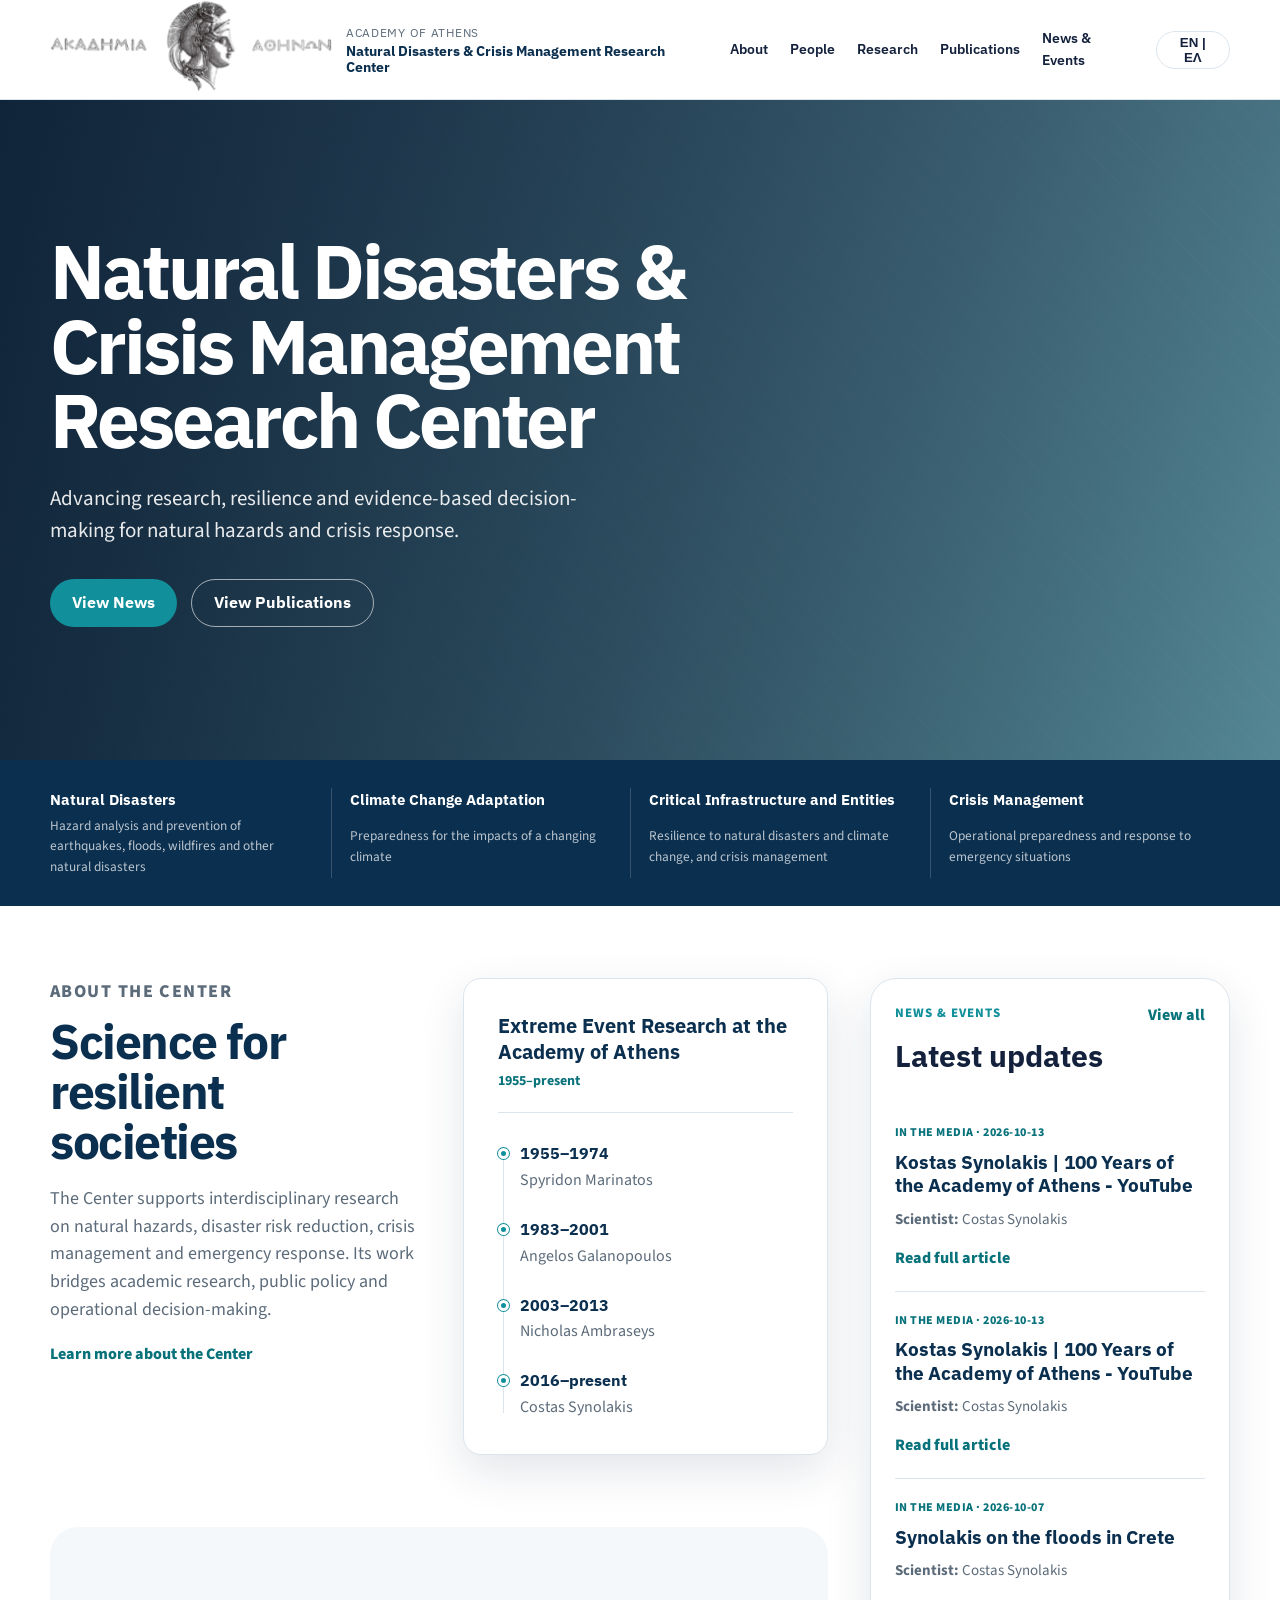
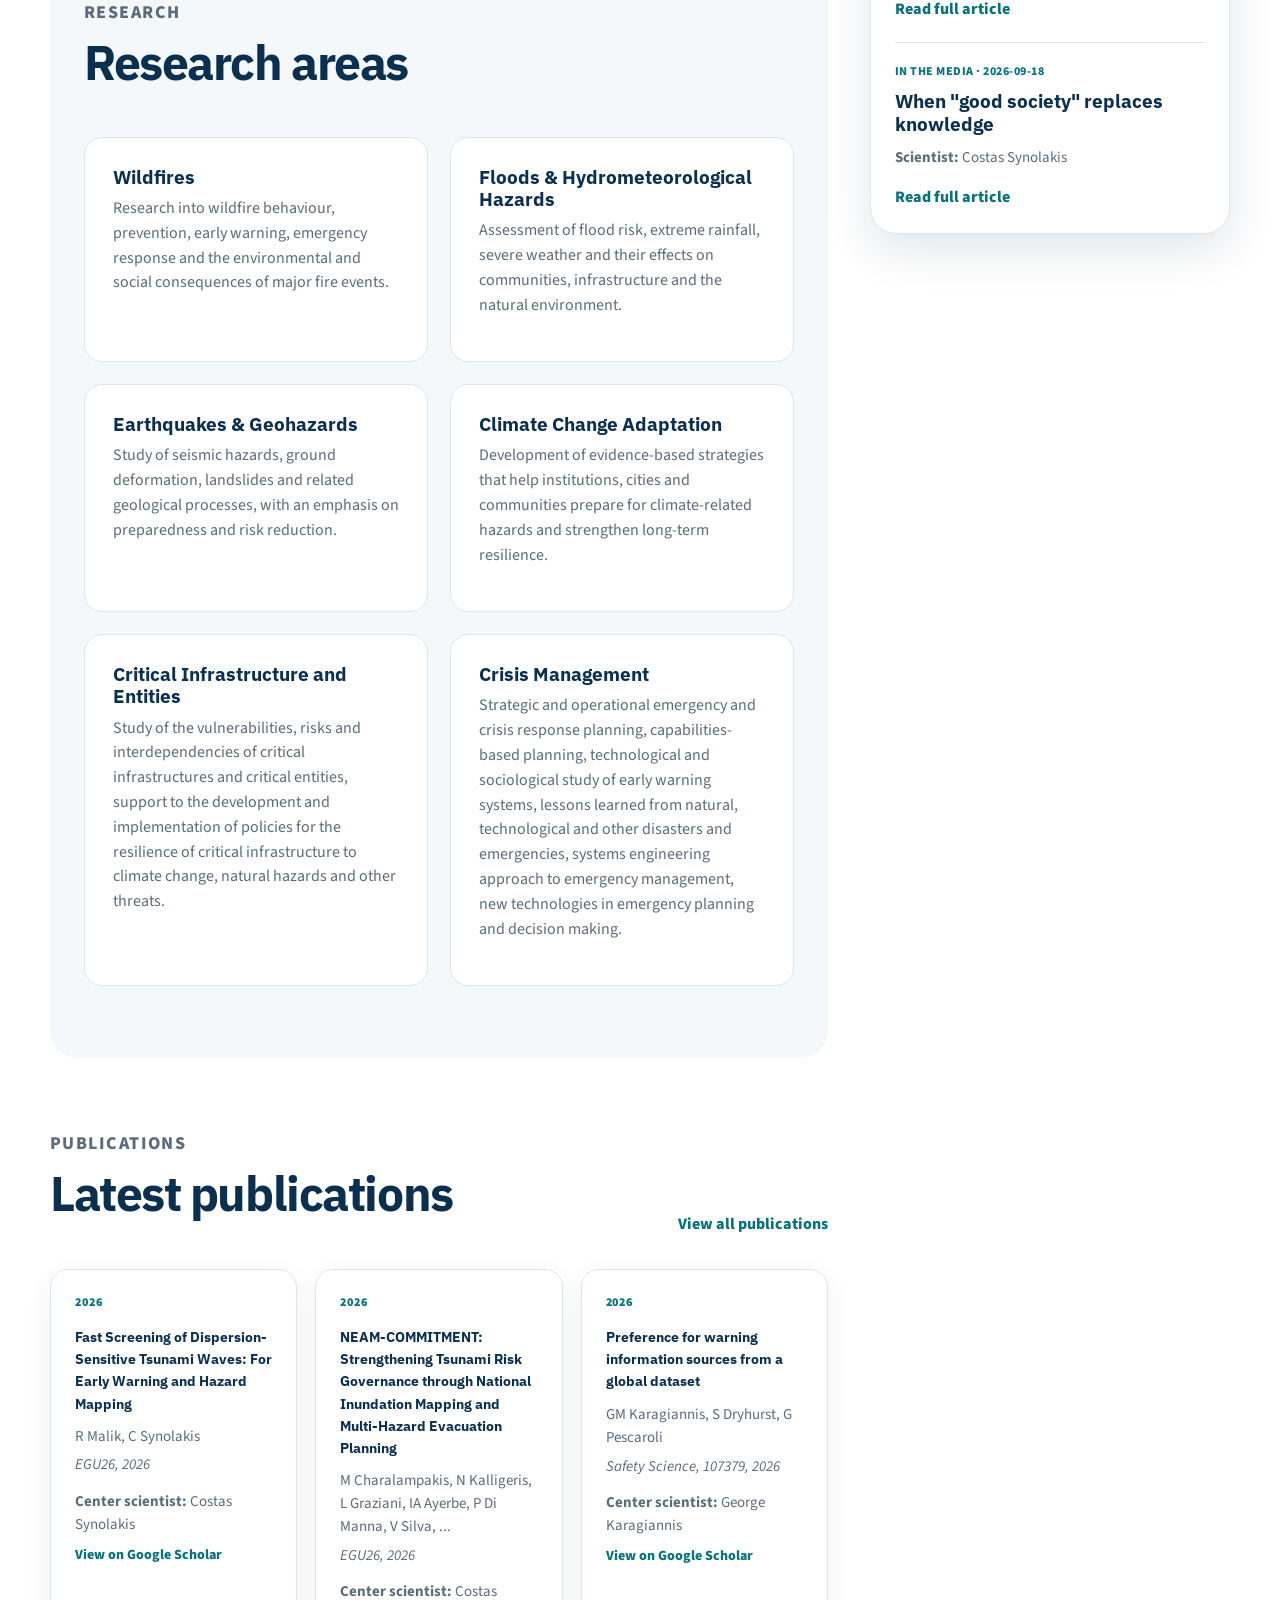
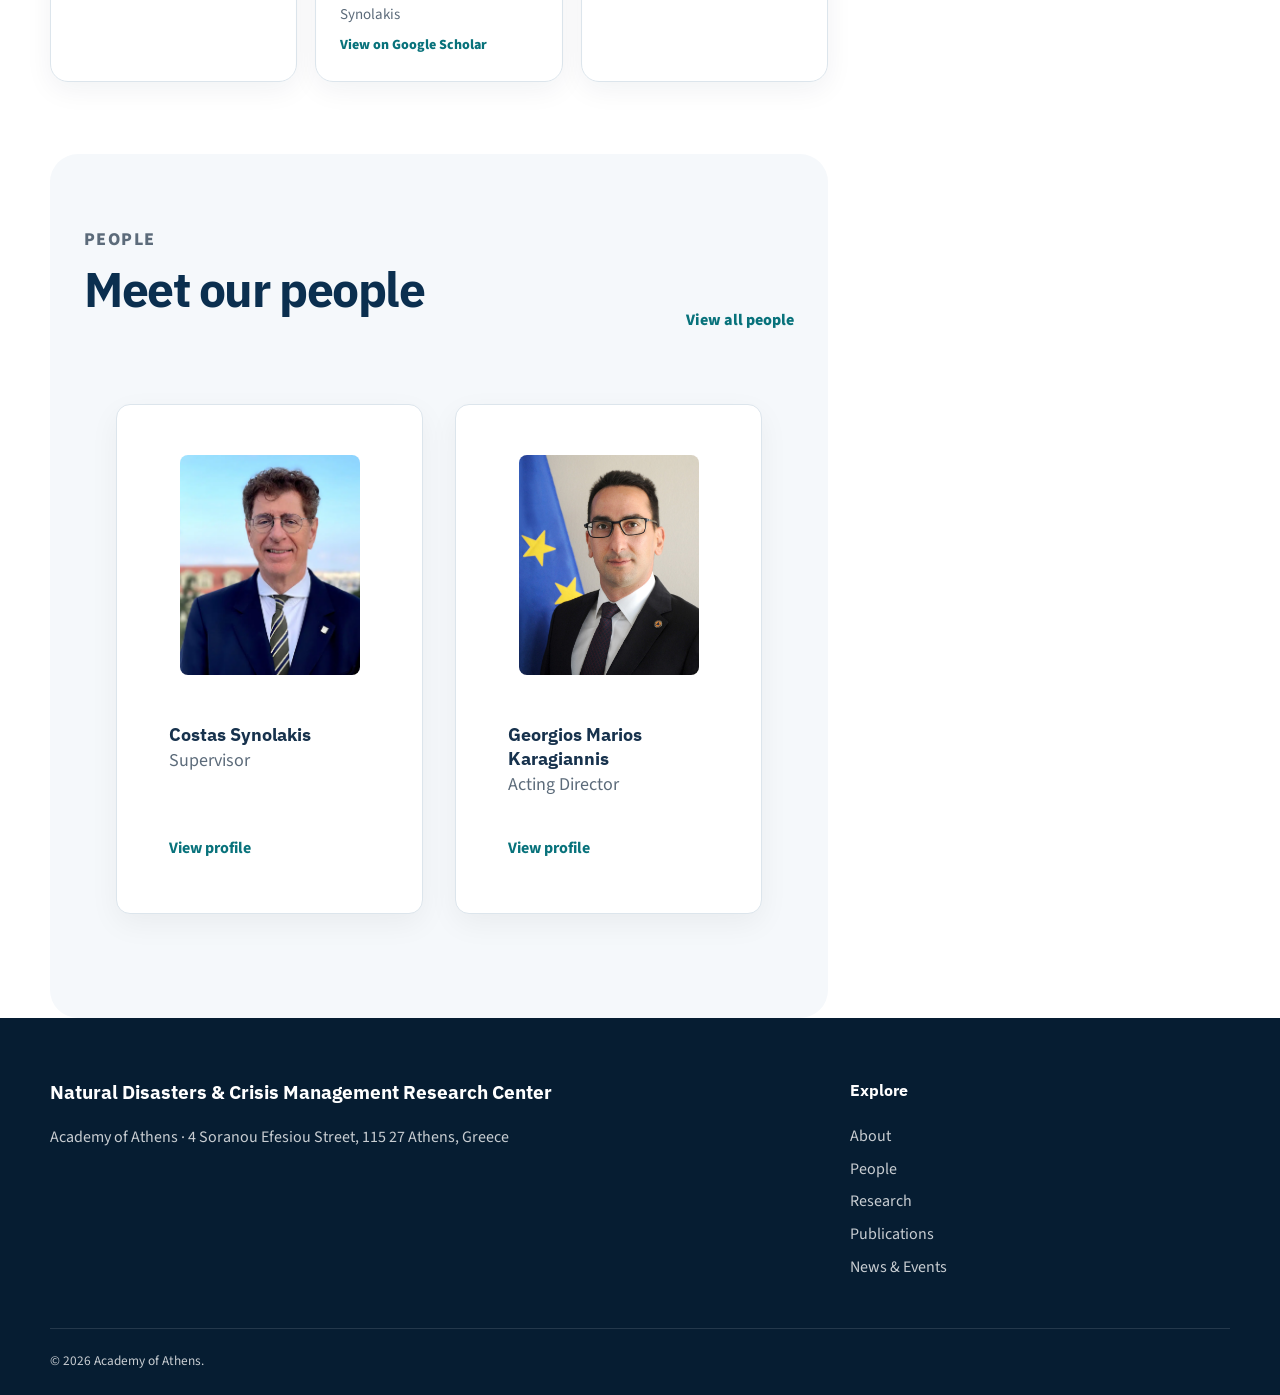
<file: index.html>
<!DOCTYPE html>
<html lang="en">
<head>
  <meta charset="UTF-8" />
  <meta name="viewport" content="width=device-width, initial-scale=1.0" />
  <meta name="google-site-verification" content="7YunrDHJ_qWhxfc9qhHIde-fNIp7HFpfiIq6hJmm0VA" />
  <title>
    Natural Disasters & Crisis Management Research Center | Academy of Athens
  </title>

  <meta
  name="description"
  content="The Natural Disasters & Crisis Management Research Center of the Academy of Athens conducts research on natural disasters, climate change adaptation, critical infrastructure resilience and crisis management."
/>
  <link rel="canonical" href="https://disasters.academyofathens.gr/" />
  <script type="application/ld+json">
{
  "@context": "https://schema.org",
  "@type": "ResearchOrganization",
  "@id": "https://disasters.academyofathens.gr/#organization",
  "name": "Natural Disasters & Crisis Management Research Center",
  "alternateName": "Κέντρο Έρευνας Φυσικών Καταστροφών & Διαχείρισης Κρίσεων",
  "url": "https://disasters.academyofathens.gr/",
  "logo": "https://disasters.academyofathens.gr/images/logo/academy-of-athens-logo.png",
  "description": "The Natural Disasters & Crisis Management Research Center of the Academy of Athens conducts research on natural disasters, climate change adaptation, critical infrastructure resilience and crisis management.",
  "parentOrganization": {
    "@type": "Organization",
    "name": "Academy of Athens"
  },
  "address": {
    "@type": "PostalAddress",
    "streetAddress": "4 Soranou Efesiou Street",
    "postalCode": "115 27",
    "addressLocality": "Athens",
    "addressCountry": "GR"
  }
}
</script>
  <link rel="preconnect" href="https://fonts.googleapis.com" />
  <link rel="preconnect" href="https://fonts.gstatic.com" crossorigin />

  <link
    href="https://fonts.googleapis.com/css2?family=IBM+Plex+Sans:wght@400;500;600;700&family=Source+Sans+3:wght@400;500;600;700&display=swap"
    rel="stylesheet"
  />
   <link rel="icon" type="image/png" href="favicon.png">
  <link rel="stylesheet" href="styles.css" />
</head>

<body>
  <header class="site-header">
    <div class="container nav-wrap">
      <a
        class="brand"
        href="index.html"
        aria-label="Academy of Athens Research Center homepage"
      >
        <div class="brand-logo">
          <img
            src="images/logo/academy-of-athens-logo.png"
            alt="Academy of Athens"
          />
        </div>

        <div>
          <span class="brand-top">Academy of Athens</span>

          <span
            class="brand-name"
            data-en="Natural Disasters & Crisis Management Research Center"
            data-el="Κέντρο Έρευνας Φυσικών Καταστροφών & Διαχείρισης Κρίσεων"
          >
            Natural Disasters & Crisis Management Research Center
          </span>
        </div>
      </a>

      <nav class="main-nav" aria-label="Main navigation">
        <a
          href="#about"
          data-en="About"
          data-el="Σχετικά"
        >
          About
        </a>

        <a
          href="#people"
          data-en="People"
          data-el="Άνθρωποι"
        >
          People
        </a>

        <a
          href="#research"
          data-en="Research"
          data-el="Έρευνα"
        >
          Research
        </a>

        <a
          href="#publications"
          data-en="Publications"
          data-el="Δημοσιεύσεις"
        >
          Publications
        </a>

        <a
          href="#news"
          data-en="News & Events"
          data-el="Νέα & Εκδηλώσεις"
        >
          News & Events
        </a>
      </nav>

      <div class="nav-actions">
        <button class="lang-toggle" type="button" data-lang="en">
          EN | ΕΛ
        </button>

        <button
          class="menu-btn"
          type="button"
          aria-label="Open menu"
          aria-expanded="false"
        >
          ☰
        </button>
      </div>
    </div>
  </header>

  <main>
    <section class="hero">
      <div
        class="hero-bg placeholder-img"
        role="img"
        aria-label="Placeholder image for wildfire, flood or crisis management research"
      ></div>

      <div class="hero-overlay"></div>

      <div class="container hero-content">

        <h1
          data-en="Natural Disasters & Crisis Management Research Center"
          data-el="Κέντρο Έρευνας Φυσικών Καταστροφών & Διαχείρισης Κρίσεων"
        >
          Natural Disasters & Crisis Management Research Center
        </h1>

        <p
          class="hero-copy"
          data-en="Advancing research, resilience and evidence-based decision-making for natural hazards and crisis response."
          data-el="Προώθηση της έρευνας, της ανθεκτικότητας και της τεκμηριωμένης λήψης αποφάσεων για τις φυσικές καταστροφές και τη διαχείριση κρίσεων."
        >
          Advancing research, resilience and evidence-based decision-making
          for natural hazards and crisis response.
        </p>

        <div class="hero-actions">
  <a
  href="news.html"
  class="btn btn-primary"
  data-en="View News"
  data-el="Δείτε τα Νέα"
>
  View News
</a>

  <a
    href="#publications"
    class="btn btn-secondary"
    data-en="View Publications"
    data-el="Δείτε τις Δημοσιεύσεις"
  >
    View Publications
  </a>
</div>
      </div>
    </section>

    
    <section
  class="focus-strip"
  aria-label="Research focus areas"
>
  <div class="container focus-grid">

    <article>
      <strong
        data-en="Natural Disasters"
        data-el="Φυσικές καταστροφές"
      >
        Natural Disasters
      </strong>

      <small
        data-en="Hazard analysis and prevention of earthquakes, floods, wildfires and other natural disasters"
        data-el="Ανάλυση επικινδυνότητας και πρόληψη σεισμών, πλημμυρών, δασικών πυρκαγιών και άλλων φυσικών καταστροφών"
      >
        Hazard analysis and prevention of earthquakes, floods, wildfires
        and other natural disasters
      </small>
    </article>


    <article>
      <strong
        data-en="Climate Change Adaptation"
        data-el="Προσαρμογή στην κλιματική αλλαγή"
      >
        Climate Change Adaptation
      </strong>

      <small
        data-en="Preparedness for the impacts of a changing climate"
        data-el="Προετοιμασία για τις επιπτώσεις ενός μεταβαλλόμενου κλίματος"
      >
        Preparedness for the impacts of a changing climate
      </small>
    </article>


    <article>
      <strong
        data-en="Critical Infrastructure and Entities"
        data-el="Κρίσιμες υποδομές και οντότητες"
      >
        Critical Infrastructure and Entities
      </strong>

      <small
        data-en="Resilience to natural disasters and climate change, and crisis management"
        data-el="Ανθεκτικότητα σε φυσικές καταστροφές και κλιματική αλλαγή, διαχείριση κρίσεων"
      >
        Resilience to natural disasters and climate change, and crisis
        management
      </small>
    </article>


    <article>
      <strong
        data-en="Crisis Management"
        data-el="Διαχείριση κρίσεων"
      >
        Crisis Management
      </strong>

      <small
        data-en="Operational preparedness and response to emergency situations"
        data-el="Επιχειρησιακή ετοιμότητα και απόκριση σε καταστάσεις έκτακτης ανάγκης"
      >
        Operational preparedness and response to emergency situations
      </small>
    </article>

  </div>
</section>

    <div class="container homepage-shell">
      <div class="homepage-main">
        <section
  id="about"
  class="section intro-section compact-section"
>
  <div class="two-col">
    <div>
      <p
        class="section-label"
        data-en="About the Center"
        data-el="Σχετικά με το Κέντρο"
      >
        About the Center
      </p>

      <h2
        data-en="Science for resilient societies"
        data-el="Επιστήμη για ανθεκτικές κοινωνίες"
      >
        Science for resilient societies
      </h2>

      <p
  data-en="The Center supports interdisciplinary research on natural hazards, disaster risk reduction, crisis management and emergency response. Its work bridges academic research, public policy and operational decision-making."
  data-el="Το Κέντρο υποστηρίζει τη διεπιστημονική έρευνα στους φυσικούς κινδύνους, τη μείωση του κινδύνου καταστροφών, τη διαχείριση κρίσεων και αντιμετώπιση έκτακτων αναγκών. Το έργο του συνδέει την ακαδημαϊκή έρευνα με τη δημόσια πολιτική και την επιχειρησιακή λήψη αποφάσεων."
>
  The Center supports interdisciplinary research on natural hazards,
  disaster risk reduction, crisis management and emergency response.
  Its work bridges academic research, public policy and operational
  decision-making.
</p>

      <a
  class="text-link"
  href="https://www.academyofathens.gr/en/ereyna/kentra/ereyna-katastrofon/kentro"
  data-href-en="https://www.academyofathens.gr/en/ereyna/kentra/ereyna-katastrofon/kentro"
  data-href-el="https://www.academyofathens.gr/el/ereyna/kentra/ereyna-katastrofon/kentro"
  target="_blank"
  rel="noopener noreferrer"
  data-en="Learn more about the Center"
  data-el="Μάθετε περισσότερα για το Κέντρο"
>
  Learn more about the Center
</a>
    </div>

    <div class="stats-card history-timeline-card">
  <div class="history-timeline-header">
    <h3
      data-en="Extreme Event Research at the Academy of Athens"
      data-el="Έρευνα Ακραίων Φαινομένων στην Ακαδημία Αθηνών"
    >
      Extreme Event Research at the Academy of Athens
    </h3>

    <p
      data-en="1955–present"
      data-el="1955–σήμερα"
    >
      1955–present
    </p>
  </div>

  <div class="history-timeline">
    <div class="history-timeline-item">
      <span class="history-timeline-marker"></span>

      <div>
        <strong>1955–1974</strong>
        <span
          data-en="Spyridon Marinatos"
          data-el="Σπυρίδων Μαρινάτος"
        >
          Spyridon Marinatos
        </span>
      </div>
    </div>

    <div class="history-timeline-item">
      <span class="history-timeline-marker"></span>

      <div>
        <strong>1983–2001</strong>
        <span
          data-en="Angelos Galanopoulos"
          data-el="Άγγελος Γαλανόπουλος"
        >
          Angelos Galanopoulos
        </span>
      </div>
    </div>

    <div class="history-timeline-item">
      <span class="history-timeline-marker"></span>

      <div>
        <strong>2003–2013</strong>
        <span
          data-en="Nicholas Ambraseys"
          data-el="Νικόλαος Αμβράζης"
        >
          Nicholas Ambraseys
        </span>
      </div>
    </div>

    <div class="history-timeline-item">
      <span class="history-timeline-marker"></span>

      <div>
        <strong
          data-en="2016–present"
          data-el="2016–σήμερα"
        >
          2016–present
        </strong>

        <span
          data-en="Costas Synolakis"
          data-el="Κώστας Συνολάκης"
        >
          Costas Synolakis
        </span>
      </div>
    </div>
  </div>
</div>
    

        
       
     
  </div>
</section>
          

        <section
  id="research"
  class="section muted compact-section soft-block"
>
  <div class="section-head">
    <div>
      <p
        class="section-label"
        data-en="Research"
        data-el="Έρευνα"
      >
        Research
      </p>

      <h2
        data-en="Research areas"
        data-el="Ερευνητικοί τομείς"
      >
        Research areas
      </h2>
    </div>

  
  </div>

  <div class="card-grid research-grid">
    <article class="card">
      <h3
        data-en="Wildfires"
        data-el="Δασικές πυρκαγιές"
      >
        Wildfires
      </h3>

      <p
        data-en="Research into wildfire behaviour, prevention, early warning, emergency response and the environmental and social consequences of major fire events."
        data-el="Έρευνα για τη συμπεριφορά των δασικών πυρκαγιών, την πρόληψη, την έγκαιρη προειδοποίηση, την αντιμετώπιση εκτάκτων αναγκών και τις περιβαλλοντικές και κοινωνικές επιπτώσεις μεγάλων πυρκαγιών."
      >
        Research into wildfire behaviour, prevention, early warning,
        emergency response and the environmental and social consequences
        of major fire events.
      </p>
    </article>

    <article class="card">
      <h3
        data-en="Floods & Hydrometeorological Hazards"
        data-el="Πλημμύρες & Υδρομετεωρολογικοί Κίνδυνοι"
      >
        Floods & Hydrometeorological Hazards
      </h3>

      <p
        data-en="Assessment of flood risk, extreme rainfall, severe weather and their effects on communities, infrastructure and the natural environment."
        data-el="Αξιολόγηση του πλημμυρικού κινδύνου, των ακραίων βροχοπτώσεων και των έντονων καιρικών φαινομένων, καθώς και των επιπτώσεών τους στις κοινότητες, τις υποδομές και το φυσικό περιβάλλον."
      >
        Assessment of flood risk, extreme rainfall, severe weather and
        their effects on communities, infrastructure and the natural
        environment.
      </p>
    </article>

    <article class="card">
      <h3
        data-en="Earthquakes & Geohazards"
        data-el="Σεισμοί & Γεωλογικοί Κίνδυνοι"
      >
        Earthquakes & Geohazards
      </h3>

      <p
        data-en="Study of seismic hazards, ground deformation, landslides and related geological processes, with an emphasis on preparedness and risk reduction."
        data-el="Μελέτη των σεισμικών κινδύνων, των παραμορφώσεων του εδάφους, των κατολισθήσεων και των συναφών γεωλογικών διεργασιών, με έμφαση στην ετοιμότητα και τη μείωση του κινδύνου."
      >
        Study of seismic hazards, ground deformation, landslides and
        related geological processes, with an emphasis on preparedness and
        risk reduction.
      </p>
    </article>

    <article class="card">
      <h3
        data-en="Climate Change Adaptation"
        data-el="Προσαρμογή στην Κλιματική Αλλαγή"
      >
        Climate Change Adaptation
      </h3>

      <p
        data-en="Development of evidence-based strategies that help institutions, cities and communities prepare for climate-related hazards and strengthen long-term resilience."
        data-el="Ανάπτυξη τεκμηριωμένων στρατηγικών που βοηθούν τους θεσμούς, τις πόλεις και τις κοινότητες να προετοιμαστούν για τους κινδύνους που σχετίζονται με το κλίμα και να ενισχύσουν τη μακροπρόθεσμη ανθεκτικότητά τους."
      >
        Development of evidence-based strategies that help institutions,
        cities and communities prepare for climate-related hazards and
        strengthen long-term resilience.
      </p>
    </article>
    <article class="card">
  <h3
    data-en="Critical Infrastructure and Entities"
    data-el="Κρίσιμες υποδομές και οντότητες"
  >
    Critical Infrastructure and Entities
  </h3>

  <p
    data-en="Study of the vulnerabilities, risks and interdependencies of critical infrastructures and critical entities, support to the development and implementation of policies for the resilience of critical infrastructure to climate change, natural hazards and other threats."
    data-el="Μελέτη της τρωτότητας, της επικινδυνότητας και των αλληλεπιδράσεων κρίσιμων υποδομών και κρίσιμων οντοτήτων, υποστήριξη της ανάπτυξης και της υλοποίησης δημόσιων πολιτικών για την ανθεκτικότητα των κρίσιμων υποδομών στην κλιματική αλλαγή, τις φυσικές καταστροφές και άλλες απειλές."
    >
    Study of the vulnerabilities, risks and interdependencies of critical infrastructures and critical entities, support to the development and implementation of policies for the resilience of critical infrastructure to climate change, natural hazards and other threats.
  </p>
</article>


<article class="card">
  <h3
    data-en="Crisis Management"
    data-el="Διαχείριση κρίσεων"
  >
    Crisis Management
  </h3>

  <p
    data-en="Strategic and operational emergency and crisis response planning, capabilities-based planning, technological and sociological study of early warning systems, lessons learned from natural, technological and other disasters and emergencies, systems engineering approach to emergency management, new technologies in emergency planning and decision making."
    data-el="Στρατηγικός και επιχειρησιακός σχεδιασμός διαχείρισης κρίσεων και εκτάκτων αναγκών, σχεδιασμός επιχειρησιακών δυνατοτήτων, τεχνολογική και κοινωνιολογική μελέτη των συστημάτων έγκαιρης προειδοποίησης, διδάγματα από τη διαχείριση κρίσεων εξαιτίας φυσικών, τεχνολογικών και άλλων καταστροφών, συστημική μελέτη της διαχείρισης κρίσεων και ενσωμάτωση νέων τεχνολογιών στον επιχειρησιακό σχεδιασμό και τη λήψη αποφάσεων."
    >
   Strategic and operational emergency and crisis response planning, capabilities-based planning, technological and sociological study of early warning systems, lessons learned from natural, technological and other disasters and emergencies, systems engineering approach to emergency management, new technologies in emergency planning and decision making.
  </p>
</article>
  </div>
</section>
          

        <section id="publications" class="section compact-section">
  <div class="section-head">
    <div>
      <p
        class="section-label"
        data-en="Publications"
        data-el="Δημοσιεύσεις"
      >
        Publications
      </p>

      <h2
        data-en="Latest publications"
        data-el="Τελευταίες δημοσιεύσεις"
      >
        Latest publications
      </h2>
    </div>

    <a
      href="publications.html"
      class="text-link"
      data-en="View all publications"
      data-el="Δείτε όλες τις δημοσιεύσεις"
    >
      View all publications
    </a>
  </div>
  <div
  class="publication-list"
  data-publications-feed
  data-publications-limit="3"
>
  <p
    data-en="Loading latest publications..."
    data-el="Φόρτωση τελευταίων δημοσιεύσεων..."
  >
    Loading latest publications...
  </p>
</div>
        </section>

        <section
          id="people"
          class="section muted compact-section soft-block"
        >
          <div class="section-head">
  <div>

    <p
      class="section-label"
      data-en="People"
      data-el="Άνθρωποι"
    >
      People
    </p>

    <h2
      data-en="Meet our people"
      data-el="Γνωρίστε τους ανθρώπους μας"
    >
      Meet our people
    </h2>

  </div>

  <a
    href="people.html"
    class="text-link"
    data-en="View all people"
    data-el="Δείτε όλους τους επιστήμονες"
  >
    View all people
  </a>

</div>

          <div class="people-grid people-grid-featured">
            <article class="person-card">
              <a
                class="person-image-link"
                href="people.html#konstantinos-synolakis"
                aria-label="Read the profile of Costas Synolakis"
              >
                <img
                  class="person-photo"
                  src="images/people/costas-synolakis.jpg"
                  alt="Costas Synolakis"
                  loading="lazy"
                  width="800"
                  height="1000"
                />
              </a>

              <div class="person-card-content">
                <h3>
  <a
    href="people.html#konstantinos-synolakis"
    data-en="Costas Synolakis"
    data-el="Κώστας Συνολάκης"
  >
    Costas Synolakis
  </a>
</h3>

                <p
                  class="person-role"
                  data-en="Supervisor"
                  data-el="Επόπτης"
                >
                  Supervisor
                </p>

                <a
                  class="person-profile-link"
                  href="people.html#konstantinos-synolakis"
                  data-en="View profile"
                  data-el="Προβολή προφίλ"
                >
                  View profile
                </a>
              </div>
            </article>

            <article class="person-card">
              <a
                class="person-image-link"
                href="people.html#georgios-marios-karagiannis"
                aria-label="Read the profile of Georgios Marios Karagiannis"
              >
                <img
                  class="person-photo"
                  src="images/people/georgios-marios-karagiannis.jpg"
                  alt="Georgios Marios Karagiannis"
                  loading="lazy"
                  width="800"
                  height="1000"
                />
              </a>

              <div class="person-card-content">
                <h3>
  <a
    href="people.html#georgios-marios-karagiannis"
    data-en="Georgios Marios Karagiannis"
    data-el="Γιώργος Καραγιάννης"
  >
    Georgios Marios Karagiannis
  </a>
</h3>

                <p
                  class="person-role"
                  data-en="Acting Director"
                  data-el="Διευθύνων"
                >
                Acting Director
              </p>

                <a
                  class="person-profile-link"
                  href="people.html#georgios-marios-karagiannis"
                  data-en="View profile"
                  data-el="Προβολή προφίλ"
                >
                  View profile
                </a>
              </div>
            </article>
          </div>
        </section>
      </div>

      <aside
  id="news"
  class="news-rail"
  aria-label="Latest news and events"
>
  <div class="news-rail-inner">
    <div class="section-head compact news-rail-head">
      <div>
        <p
          class="section-label"
          data-en="News & Events"
          data-el="Νέα & Εκδηλώσεις"
        >
          News & Events
        </p>

        <h2
          data-en="Latest updates"
          data-el="Τελευταίες ενημερώσεις"
        >
          Latest updates
        </h2>
      </div>

      <a
        href="news.html"
        class="text-link"
        data-en="View all"
        data-el="Δείτε όλα τα νέα"
      >
        View all
        
      </a>
    </div>

    <div data-news-feed data-news-limit="4">
      <p
        data-en="Loading latest news..."
        data-el="Φόρτωση τελευταίων ειδήσεων..."
      >
        Loading latest news...
      </p>
    </div>
  </div>
</aside>
    </div>

        
      
      
  </main>

 <footer class="site-footer">
  <div class="container footer-grid">
    <div>
      <h3
        data-en="Natural Disasters & Crisis Management Research Center"
        data-el="Κέντρο Έρευνας Φυσικών Καταστροφών & Διαχείρισης Κρίσεων"
      >
        Natural Disasters & Crisis Management Research Center
      </h3>

      <p
        data-en="Academy of Athens · 4 Soranou Efesiou Street, 115 27 Athens, Greece"
        data-el="Ακαδημία Αθηνών · Σωρανού Εφεσίου 4, 115 27 Αθήνα, Ελλάδα"
      >
        Academy of Athens · Athens, Greece
      </p>
    </div>

    <div>
      <h4
        data-en="Explore"
        data-el="Εξερεύνηση"
      >
        Explore
      </h4>

      <a
        href="index.html#about"
        data-en="About"
        data-el="Σχετικά"
      >
        About
      </a>

      <a
        href="people.html"
        data-en="People"
        data-el="Άνθρωποι"
      >
        People
      </a>

      <a
        href="index.html#research"
        data-en="Research"
        data-el="Έρευνα"
      >
        Research
      </a>

      <a
        href="publications.html"
        data-en="Publications"
        data-el="Δημοσιεύσεις"
      >
        Publications
      </a>

      <a
        href="news.html"
        data-en="News & Events"
        data-el="Νέα & Εκδηλώσεις"
      >
        News & Events
      </a>
    </div>
  </div>

  <div class="container footer-bottom">
    <small
      data-en="© 2026 Academy of Athens."
      data-el="© 2026 Ακαδημία Αθηνών."
    >
      © 2026 Academy of Athens.
    </small>
  </div>
</footer>

  <script src="script.js"></script>
  <script src="publications.js"></script>
  <script src="news.js"></script>
  
</body>
</html>
</file>
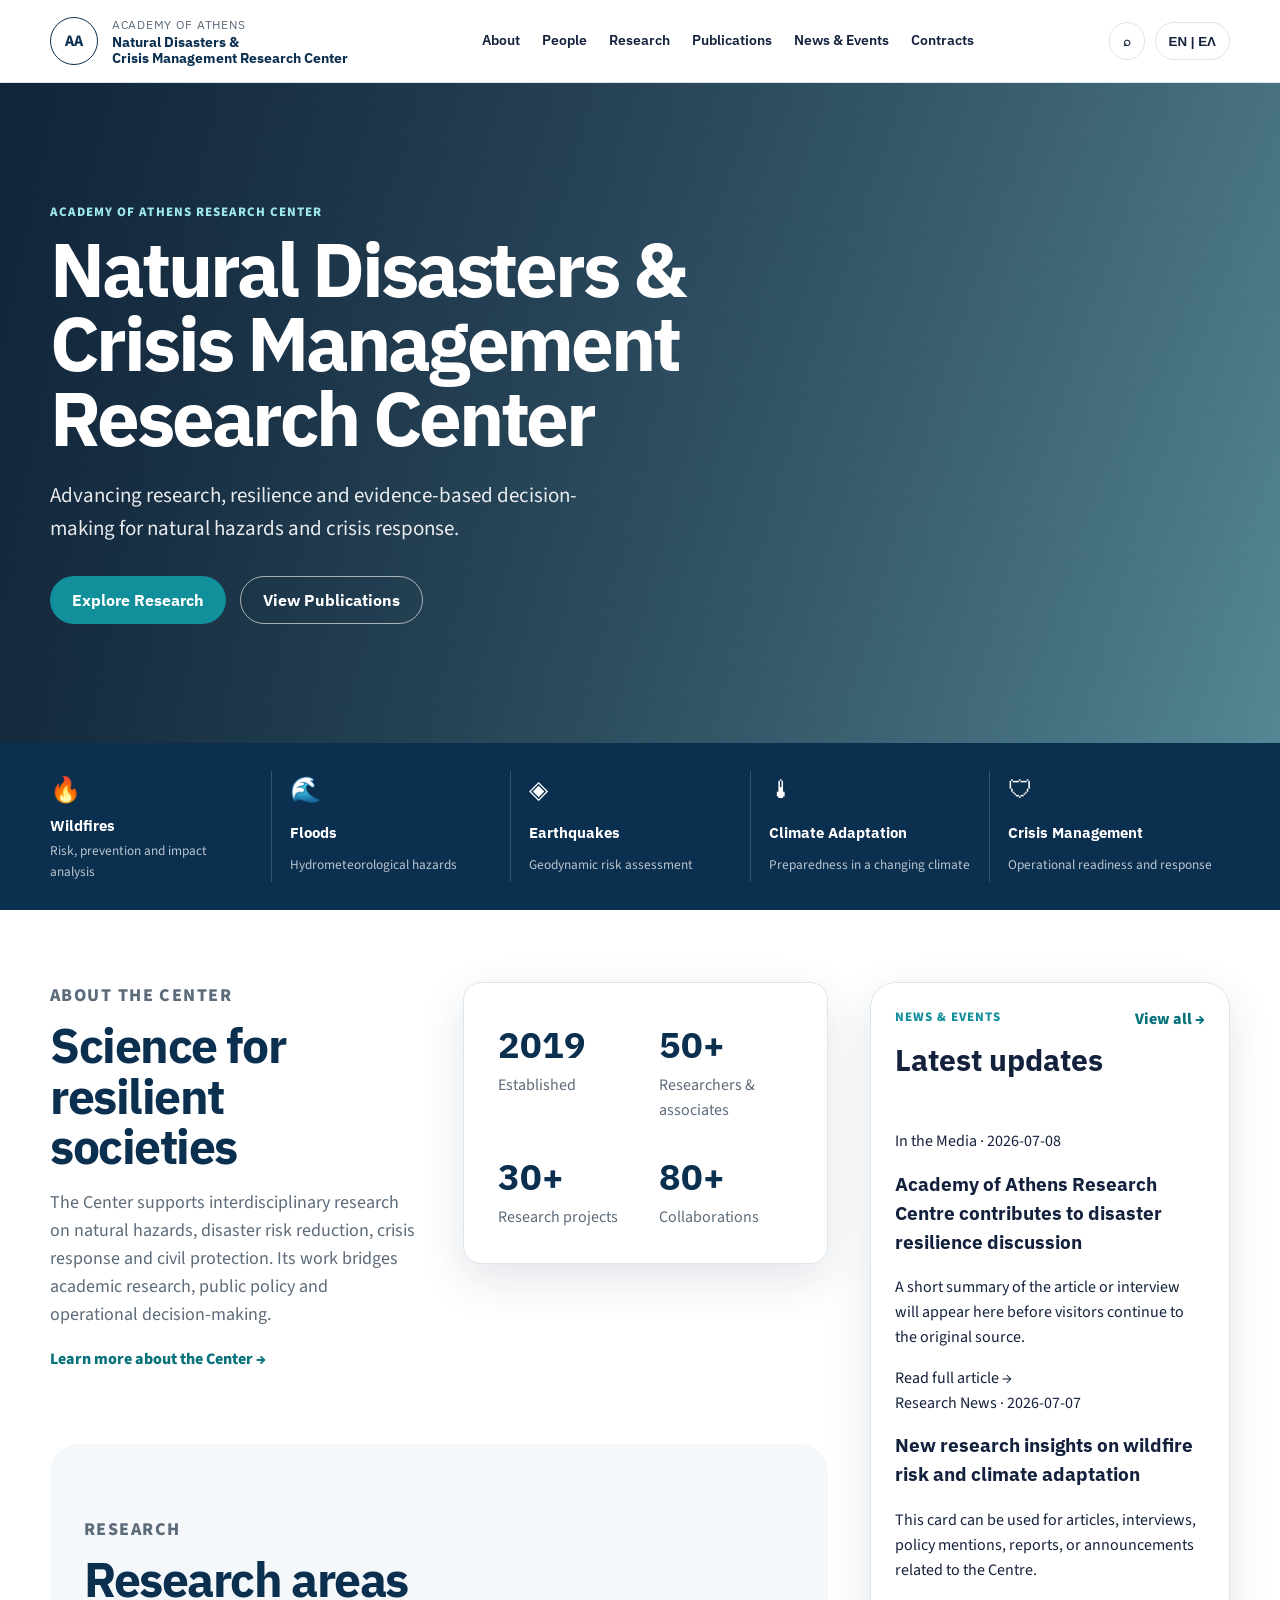
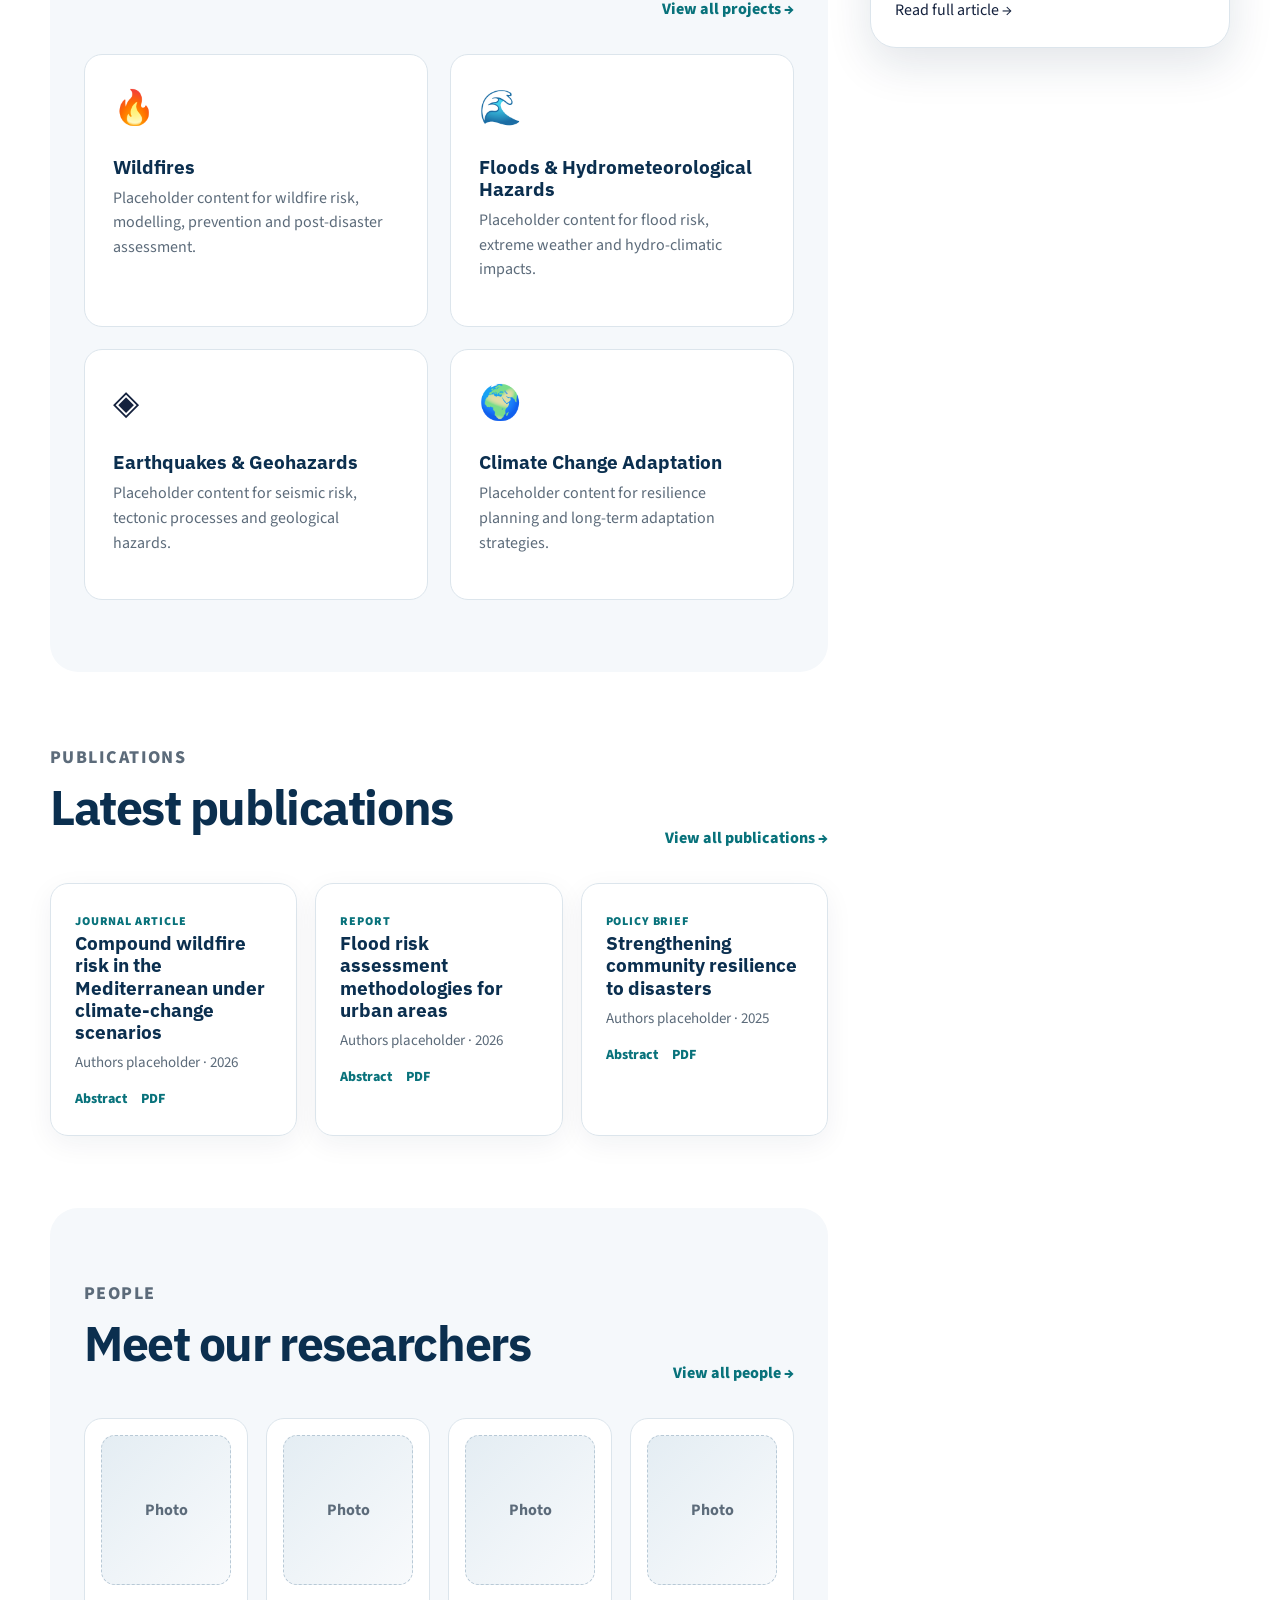
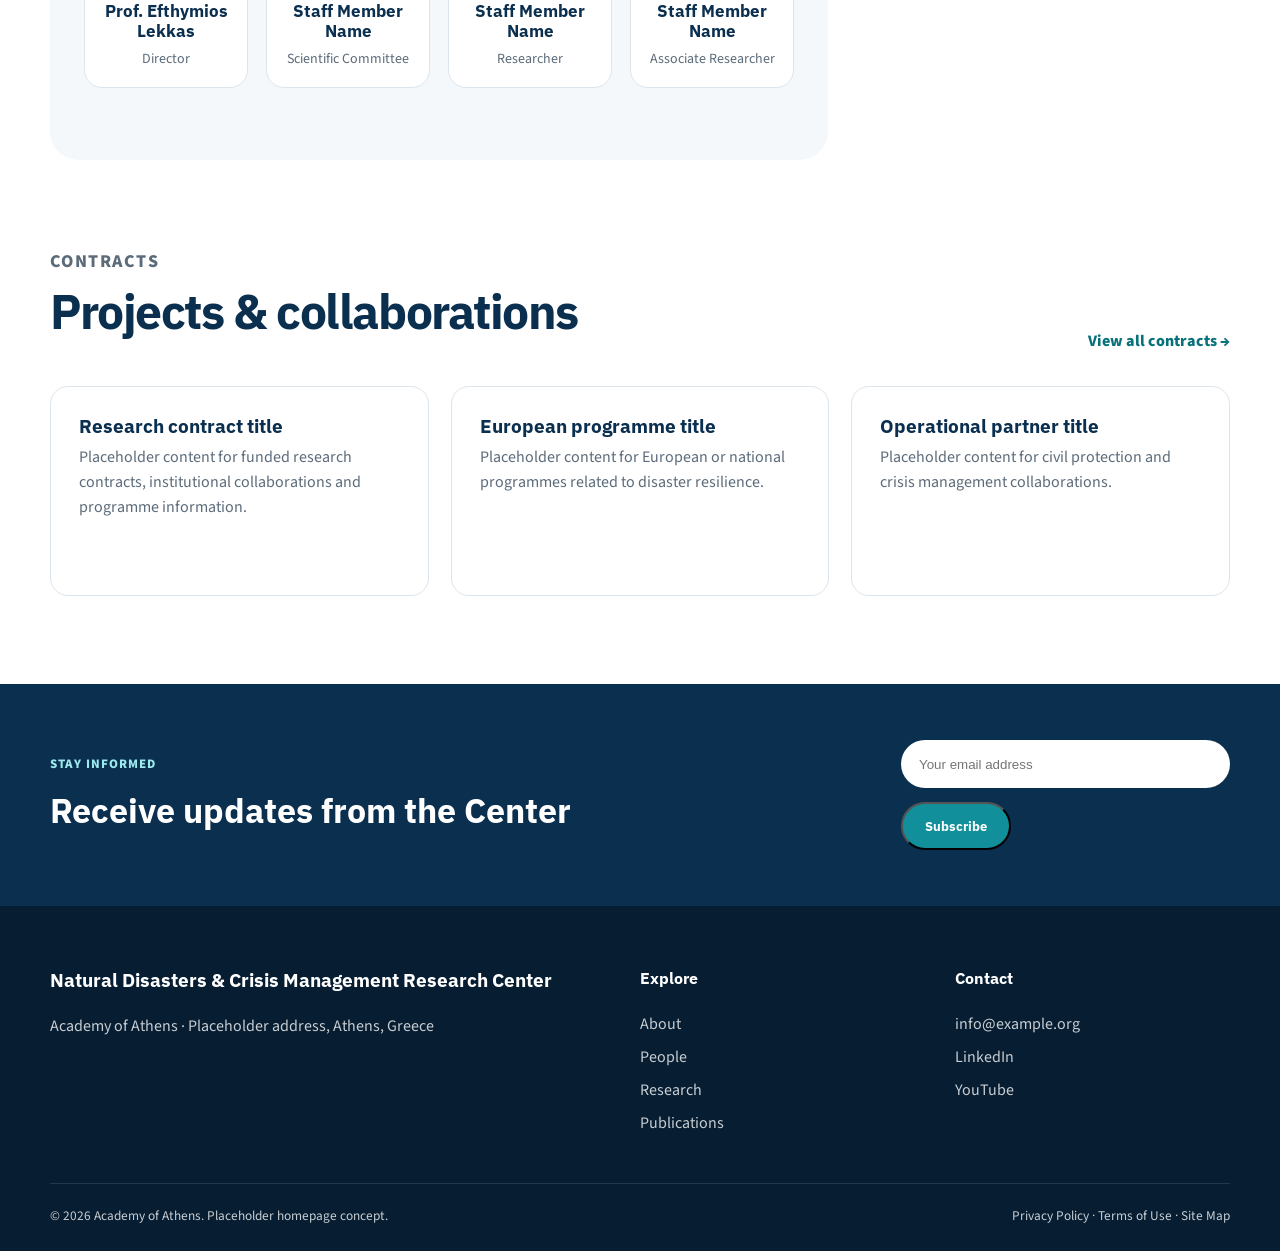
<file: ndcm-homepage/index.html>
<!DOCTYPE html>
<html lang="en">
<head>
  <meta charset="UTF-8" />
  <meta name="viewport" content="width=device-width, initial-scale=1.0" />
  <title>Natural Disasters & Crisis Management Research Center | Academy of Athens</title>
  <meta name="description" content="Natural Disasters and Crisis Management Research Center of the Academy of Athens." />
  <link rel="preconnect" href="https://fonts.googleapis.com">
  <link rel="preconnect" href="https://fonts.gstatic.com" crossorigin>
  <link href="https://fonts.googleapis.com/css2?family=IBM+Plex+Sans:wght@400;500;600;700&family=Source+Sans+3:wght@400;500;600;700&display=swap" rel="stylesheet">
  <link rel="stylesheet" href="styles.css" />
</head>
<body>
  <header class="site-header">
    <div class="container nav-wrap">
      <a class="brand" href="#" aria-label="Academy of Athens Research Center homepage">
        <div class="brand-mark">ΑΑ</div>
        <div>
          <span class="brand-top">Academy of Athens</span>
          <span class="brand-name">Natural Disasters &<br>Crisis Management Research Center</span>
        </div>
      </a>

      <nav class="main-nav" aria-label="Main navigation">
        <a href="#about">About</a>
        <a href="#people">People</a>
        <a href="#research">Research</a>
        <a href="#publications">Publications</a>
        <a href="#news">News & Events</a>
        <a href="#contracts">Contracts</a>
      </nav>

      <div class="nav-actions">
        <button class="search-btn" aria-label="Search">⌕</button>
        <button class="lang-toggle" type="button" data-lang="en">EN | ΕΛ</button>
        <button class="menu-btn" aria-label="Open menu" aria-expanded="false">☰</button>
      </div>
    </div>
  </header>

  <main>
    <section class="hero">
      <div class="hero-bg placeholder-img" role="img" aria-label="Placeholder image for wildfire, flood or crisis management research"></div>
      <div class="hero-overlay"></div>
      <div class="container hero-content">
        <p class="eyebrow">Academy of Athens Research Center</p>
        <h1 data-en="Natural Disasters & Crisis Management Research Center" data-el="Κέντρο Έρευνας Φυσικών Καταστροφών & Διαχείρισης Κρίσεων">Natural Disasters & Crisis Management Research Center</h1>
        <p class="hero-copy" data-en="Advancing research, resilience and evidence-based decision-making for natural hazards and crisis response." data-el="Προώθηση της έρευνας, της ανθεκτικότητας και της τεκμηριωμένης λήψης αποφάσεων για τις φυσικές καταστροφές και τη διαχείριση κρίσεων.">Advancing research, resilience and evidence-based decision-making for natural hazards and crisis response.</p>
        <div class="hero-actions">
          <a href="#research" class="btn btn-primary">Explore Research</a>
          <a href="#publications" class="btn btn-secondary">View Publications</a>
        </div>
      </div>
    </section>

    <section class="focus-strip" aria-label="Research focus areas">
      <div class="container focus-grid">
        <article><span>🔥</span><strong>Wildfires</strong><small>Risk, prevention and impact analysis</small></article>
        <article><span>🌊</span><strong>Floods</strong><small>Hydrometeorological hazards</small></article>
        <article><span>◈</span><strong>Earthquakes</strong><small>Geodynamic risk assessment</small></article>
        <article><span>🌡</span><strong>Climate Adaptation</strong><small>Preparedness in a changing climate</small></article>
        <article><span>🛡</span><strong>Crisis Management</strong><small>Operational readiness and response</small></article>
      </div>
    </section>

    <!-- New desktop structure: main content on the left, prominent news rail on the right -->
    <div class="container homepage-shell">
      <div class="homepage-main">
        <section id="about" class="section intro-section compact-section">
          <div class="two-col">
            <div>
              <p class="section-label">About the Center</p>
              <h2>Science for resilient societies</h2>
              <p>The Center supports interdisciplinary research on natural hazards, disaster risk reduction, crisis response and civil protection. Its work bridges academic research, public policy and operational decision-making.</p>
              <a class="text-link" href="#">Learn more about the Center →</a>
            </div>
            <div class="stats-card">
              <div><strong>2019</strong><span>Established</span></div>
              <div><strong>50+</strong><span>Researchers & associates</span></div>
              <div><strong>30+</strong><span>Research projects</span></div>
              <div><strong>80+</strong><span>Collaborations</span></div>
            </div>
          </div>
        </section>

        <section id="research" class="section muted compact-section soft-block">
          <div class="section-head">
            <div>
              <p class="section-label">Research</p>
              <h2>Research areas</h2>
            </div>
            <a href="#" class="text-link">View all projects →</a>
          </div>
          <div class="card-grid research-grid">
            <article class="card"><span class="card-icon">🔥</span><h3>Wildfires</h3><p>Placeholder content for wildfire risk, modelling, prevention and post-disaster assessment.</p></article>
            <article class="card"><span class="card-icon">🌊</span><h3>Floods & Hydrometeorological Hazards</h3><p>Placeholder content for flood risk, extreme weather and hydro-climatic impacts.</p></article>
            <article class="card"><span class="card-icon">◈</span><h3>Earthquakes & Geohazards</h3><p>Placeholder content for seismic risk, tectonic processes and geological hazards.</p></article>
            <article class="card"><span class="card-icon">🌍</span><h3>Climate Change Adaptation</h3><p>Placeholder content for resilience planning and long-term adaptation strategies.</p></article>
          </div>
        </section>

        <section id="publications" class="section compact-section">
          <div class="section-head">
            <div>
              <p class="section-label">Publications</p>
              <h2>Latest publications</h2>
            </div>
            <a href="#" class="text-link">View all publications →</a>
          </div>
          <div class="publication-list">
            <article class="publication-card">
              <span class="pub-type">Journal Article</span>
              <h3>Compound wildfire risk in the Mediterranean under climate-change scenarios</h3>
              <p>Authors placeholder · 2026</p>
              <div><a href="#">Abstract</a><a href="#">PDF</a></div>
            </article>
            <article class="publication-card">
              <span class="pub-type">Report</span>
              <h3>Flood risk assessment methodologies for urban areas</h3>
              <p>Authors placeholder · 2026</p>
              <div><a href="#">Abstract</a><a href="#">PDF</a></div>
            </article>
            <article class="publication-card">
              <span class="pub-type">Policy Brief</span>
              <h3>Strengthening community resilience to disasters</h3>
              <p>Authors placeholder · 2025</p>
              <div><a href="#">Abstract</a><a href="#">PDF</a></div>
            </article>
          </div>
        </section>

        <section id="people" class="section muted compact-section soft-block">
          <div class="section-head">
            <div>
              <p class="section-label">People</p>
              <h2>Meet our researchers</h2>
            </div>
            <a href="#" class="text-link">View all people →</a>
          </div>
          <div class="people-grid">
            <article class="person-card"><div class="person-photo placeholder-photo">Photo</div><h3>Prof. Efthymios Lekkas</h3><p>Director</p></article>
            <article class="person-card"><div class="person-photo placeholder-photo">Photo</div><h3>Staff Member Name</h3><p>Scientific Committee</p></article>
            <article class="person-card"><div class="person-photo placeholder-photo">Photo</div><h3>Staff Member Name</h3><p>Researcher</p></article>
            <article class="person-card"><div class="person-photo placeholder-photo">Photo</div><h3>Staff Member Name</h3><p>Associate Researcher</p></article>
          </div>
        </section>
      </div>

      <aside id="news" class="news-rail" aria-label="Latest news and events">
        <div class="news-rail-inner">
          <div class="section-head compact news-rail-head">
            <div>
              <p class="section-label">News & Events</p>
              <h2>Latest updates</h2>
            </div>
            <a href="#" class="text-link">View all →</a>
          </div>
          <div data-news-feed>
              <p>Loading latest news...</p>
          </div>
        </div>
      </aside>
    </div>

    <section id="contracts" class="section contracts-section">
      <div class="container">
        <div class="section-head">
          <div>
            <p class="section-label">Contracts</p>
            <h2>Projects & collaborations</h2>
          </div>
          <a href="#" class="text-link">View all contracts →</a>
        </div>
        <div class="card-grid contracts-grid">
          <article class="card"><h3>Research contract title</h3><p>Placeholder content for funded research contracts, institutional collaborations and programme information.</p></article>
          <article class="card"><h3>European programme title</h3><p>Placeholder content for European or national programmes related to disaster resilience.</p></article>
          <article class="card"><h3>Operational partner title</h3><p>Placeholder content for civil protection and crisis management collaborations.</p></article>
        </div>
      </div>
    </section>

    <section class="newsletter">
      <div class="container newsletter-inner">
        <div>
          <p class="section-label light">Stay informed</p>
          <h2>Receive updates from the Center</h2>
        </div>
        <form>
          <label class="sr-only" for="email">Email address</label>
          <input id="email" type="email" placeholder="Your email address" />
          <button class="btn btn-primary" type="submit">Subscribe</button>
        </form>
      </div>
    </section>
  </main>

  <footer id="contact" class="site-footer">
    <div class="container footer-grid">
      <div>
        <h3>Natural Disasters & Crisis Management Research Center</h3>
        <p>Academy of Athens · Placeholder address, Athens, Greece</p>
      </div>
      <div>
        <h4>Explore</h4>
        <a href="#about">About</a>
        <a href="#people">People</a>
        <a href="#research">Research</a>
        <a href="#publications">Publications</a>
      </div>
      <div>
        <h4>Contact</h4>
        <a href="mailto:info@example.org">info@example.org</a>
        <a href="#">LinkedIn</a>
        <a href="#">YouTube</a>
      </div>
    </div>
    <div class="container footer-bottom">
      <small>© 2026 Academy of Athens. Placeholder homepage concept.</small>
      <small>Privacy Policy · Terms of Use · Site Map</small>
    </div>
  </footer>

  <script src="news.js"></script>
  <script src="script.js"></script>
</body>
</html>
</file>
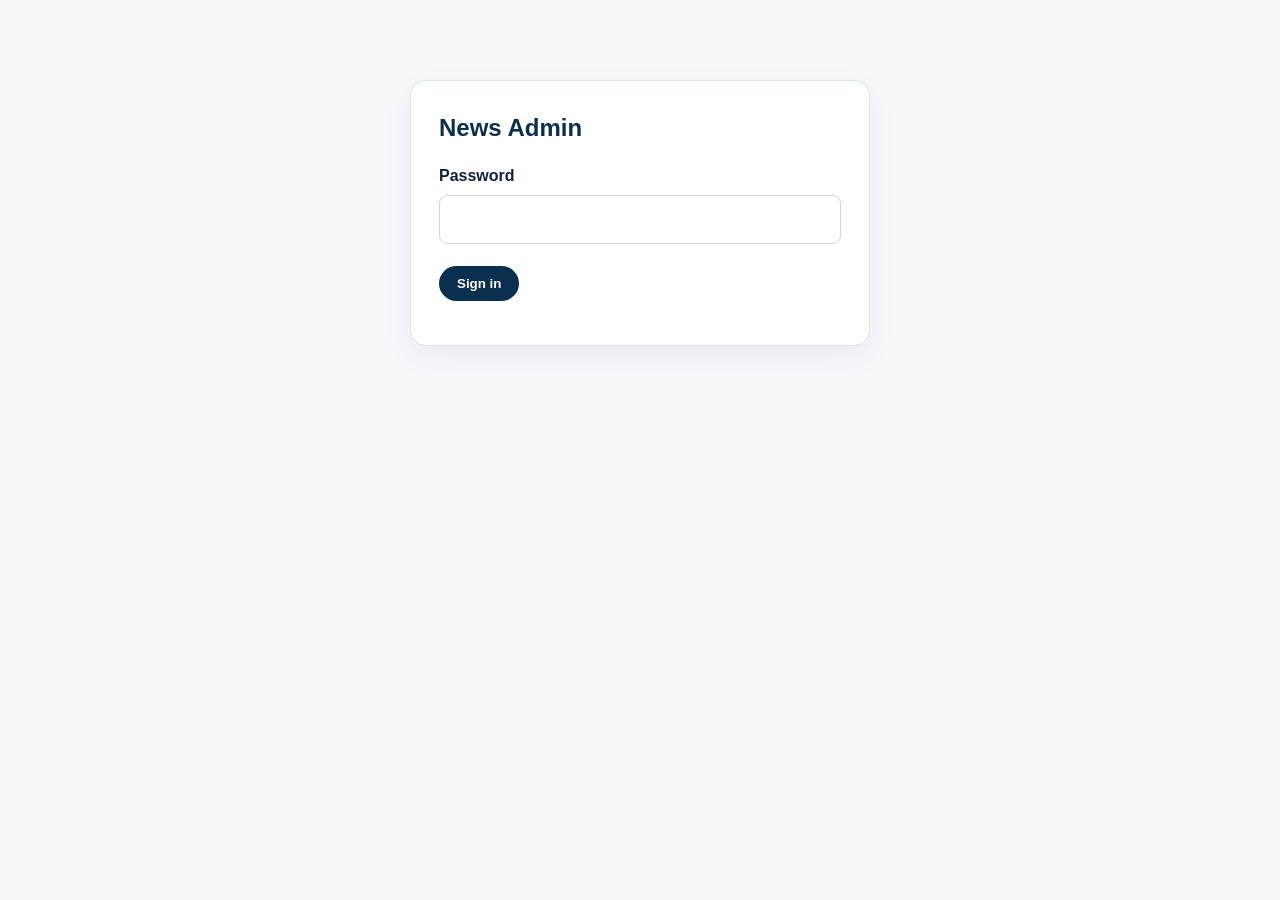
<file: admin.html>
<!DOCTYPE html>
<html lang="en">
<head>
  <meta charset="UTF-8" />
  <meta name="viewport" content="width=device-width, initial-scale=1.0" />
  <meta name="robots" content="noindex, nofollow" />

  <title>News Admin | Natural Disasters & Crisis Management Research Center</title>

  <link rel="stylesheet" href="styles.css" />

  <style>
    body {
      background: #f5f8fb;
    }

    .admin-shell {
      width: min(1100px, calc(100% - 32px));
      margin: 40px auto;
    }

    .admin-card {
      background: #ffffff;
      border: 1px solid #dce5ec;
      border-radius: 16px;
      padding: 28px;
      margin-bottom: 28px;
      box-shadow: 0 10px 30px rgba(16, 39, 70, 0.06);
    }

    .admin-card h1,
    .admin-card h2 {
      color: #0b2f4f;
      margin-bottom: 18px;
    }

    .admin-form-grid {
      display: grid;
      grid-template-columns: repeat(2, minmax(0, 1fr));
      gap: 18px;
    }

    .admin-field {
      display: flex;
      flex-direction: column;
      gap: 6px;
    }

    .admin-field-full {
      grid-column: 1 / -1;
    }

    .admin-field label {
      font-weight: 700;
      color: #14213d;
    }

    .admin-field input,
    .admin-field select,
    .admin-field textarea {
      width: 100%;
      padding: 11px 12px;
      border: 1px solid #ccd5df;
      border-radius: 8px;
      font: inherit;
      background: #ffffff;
    }

    .admin-field textarea {
      min-height: 90px;
      resize: vertical;
    }

    .admin-actions {
      display: flex;
      gap: 12px;
      flex-wrap: wrap;
      margin-top: 22px;
    }

    .admin-button {
      padding: 10px 18px;
      border: none;
      border-radius: 999px;
      cursor: pointer;
      font-weight: 700;
    }

    .admin-button-primary {
      background: #0b2f4f;
      color: #ffffff;
    }

    .admin-button-secondary {
      background: #ffffff;
      color: #0b2f4f;
      border: 1px solid #ccd5df;
    }

    .admin-button-danger {
      background: #b42318;
      color: #ffffff;
    }

    .admin-status {
      margin-top: 16px;
      font-weight: 600;
    }

    .admin-news-list {
      display: grid;
      gap: 16px;
    }

    .admin-news-item {
      padding: 18px;
      border: 1px solid #dce5ec;
      border-radius: 12px;
      background: #ffffff;
    }

    .admin-news-item h3 {
      margin: 0 0 8px;
      color: #0b2f4f;
    }

    .admin-news-meta {
      margin: 0 0 10px;
      color: #5c6b7a;
      font-size: 0.9rem;
    }

    .admin-news-english {
      margin: 0 0 10px;
      color: #334155;
    }

    .automatic-edit-form {
      margin-bottom: 22px;
      padding: 20px;
      border: 1px solid #dce5ec;
      border-radius: 12px;
      background: #f8fafc;
    }

    .admin-news-item-actions {
      display: flex;
      gap: 10px;
      margin-top: 14px;
      flex-wrap: wrap;
    }

    .admin-login {
      max-width: 460px;
      margin: 80px auto;
    }

    .is-hidden {
      display: none;
    }

    @media (max-width: 700px) {
      .admin-form-grid {
        grid-template-columns: 1fr;
      }

      .admin-field-full {
        grid-column: auto;
      }
    }
  </style>
</head>

<body>

  <div class="admin-shell">

    <!-- LOGIN -->
    <section
      id="loginSection"
      class="admin-card admin-login"
    >
      <h1>News Admin</h1>

      <div class="admin-field">
        <label for="adminPassword">
          Password
        </label>

        <input
          id="adminPassword"
          type="password"
          autocomplete="current-password"
        />
      </div>

      <div class="admin-actions">
        <button
          id="loginButton"
          class="admin-button admin-button-primary"
          type="button"
        >
          Sign in
        </button>
      </div>

      <p
        id="loginStatus"
        class="admin-status"
      ></p>
    </section>


    <!-- ADMIN PANEL -->
    <div
      id="adminPanel"
      class="is-hidden"
    >

      <!-- ADD / EDIT -->
      <section class="admin-card">

        <h2 id="formHeading">
          Add news item
        </h2>

        <form id="newsForm">

          <input
            id="newsId"
            type="hidden"
          />

          <div class="admin-form-grid">

            <div class="admin-field admin-field-full">
              <label for="title">
                Original article title
              </label>

              <input
                id="title"
                name="title"
                type="text"
                required
              />
            </div>


            <div class="admin-field admin-field-full">
              <label for="titleEn">
                English title
              </label>

              <input
                id="titleEn"
                name="titleEn"
                type="text"
                placeholder="English translation of the headline"
              />
            </div>


            <div class="admin-field">
              <label for="date">
                Date
              </label>

              <input
                id="date"
                name="date"
                type="date"
                required
              />
            </div>


            <div class="admin-field">
              <label for="category">
                Category
              </label>

              <input
                id="category"
                name="category"
                type="text"
                value="In the Media"
                required
              />
            </div>


            <div class="admin-field">
              <label for="academician">
                Academician
              </label>

              <select
                id="academician"
                name="academician"
                required
              >
                <option value="">
                  Select
                </option>

                <option value="Costas Synolakis">
                  Costas Synolakis
                </option>

                <option value="Georgios Marios Karagiannis">
                  Georgios Marios Karagiannis
                </option>
              </select>
            </div>


            <div class="admin-field">
              <label for="publisher">
                Publisher
              </label>

              <input
                id="publisher"
                name="publisher"
                type="text"
                required
              />
            </div>


            <div class="admin-field admin-field-full">
              <label for="url">
                Article URL
              </label>

              <input
                id="url"
                name="url"
                type="url"
                placeholder="https://..."
                required
              />
            </div>


            <div class="admin-field">
              <label for="domain">
                Domain
              </label>

              <input
                id="domain"
                name="domain"
                type="text"
                placeholder="example.com"
                required
              />
            </div>


            <div class="admin-field">
              <label for="approved">
                Approved
              </label>

              <select
                id="approved"
                name="approved"
                required
              >
                <option value="true">
                  Yes
                </option>

                <option value="false">
                  No
                </option>
              </select>
            </div>

          </div>


          <div class="admin-actions">

            <button
              class="admin-button admin-button-primary"
              type="submit"
            >
              Save
            </button>

            <button
              id="cancelEditButton"
              class="admin-button admin-button-secondary is-hidden"
              type="button"
            >
              Cancel edit
            </button>

          </div>

          <p
            id="formStatus"
            class="admin-status"
          ></p>

        </form>

      </section>


      <!-- VIEW / EDIT / DELETE -->
      <section class="admin-card">

        <div
          style="
            display:flex;
            justify-content:space-between;
            align-items:center;
            gap:20px;
            flex-wrap:wrap;
          "
        >
          <h2>
            Manual news
          </h2>

          <button
            id="logoutButton"
            class="admin-button admin-button-secondary"
            type="button"
          >
            Sign out
          </button>
        </div>

        <div
          id="manualNewsList"
          class="admin-news-list"
        >
          <p>
            Loading...
          </p>
        </div>

      </section>


      <!-- AUTOMATIC NEWS -->
      <section class="admin-card">

        <h2>
          Automatic news
        </h2>

        <p>
          Edit only the Greek and English headlines. The source,
          date, publisher, academician and article link remain automatic.
        </p>

        <form
          id="automaticNewsForm"
          class="automatic-edit-form is-hidden"
        >
          <input
            id="automaticSourceTitle"
            type="hidden"
          />

          <input
            id="automaticUrl"
            type="hidden"
          />

          <div class="admin-form-grid">

            <div class="admin-field admin-field-full">
              <label for="automaticTitle">
                Greek / displayed headline
              </label>

              <input
                id="automaticTitle"
                type="text"
                required
              />
            </div>

            <div class="admin-field admin-field-full">
              <label for="automaticTitleEn">
                English headline
              </label>

              <input
                id="automaticTitleEn"
                type="text"
                required
              />
            </div>

          </div>

          <div class="admin-actions">

            <button
              class="admin-button admin-button-primary"
              type="submit"
            >
              Save headline changes
            </button>

            <button
              id="cancelAutomaticEditButton"
              class="admin-button admin-button-secondary"
              type="button"
            >
              Cancel
            </button>

          </div>

          <p
            id="automaticFormStatus"
            class="admin-status"
          ></p>

        </form>

        <div
          id="automaticNewsList"
          class="admin-news-list"
        >
          <p>
            Loading...
          </p>
        </div>

      </section>

    </div>

  </div>


  <script>
    const loginSection =
      document.getElementById("loginSection");

    const adminPanel =
      document.getElementById("adminPanel");

    const adminPassword =
      document.getElementById("adminPassword");

    const loginButton =
      document.getElementById("loginButton");

    const logoutButton =
      document.getElementById("logoutButton");

    const loginStatus =
      document.getElementById("loginStatus");

    const newsForm =
      document.getElementById("newsForm");

    const newsId =
      document.getElementById("newsId");

    const formHeading =
      document.getElementById("formHeading");

    const cancelEditButton =
      document.getElementById("cancelEditButton");

    const formStatus =
      document.getElementById("formStatus");

    const manualNewsList =
      document.getElementById("manualNewsList");

    const automaticNewsList =
      document.getElementById("automaticNewsList");

    const automaticNewsForm =
      document.getElementById("automaticNewsForm");

    const automaticSourceTitle =
      document.getElementById("automaticSourceTitle");

    const automaticUrl =
      document.getElementById("automaticUrl");

    const automaticTitle =
      document.getElementById("automaticTitle");

    const automaticTitleEn =
      document.getElementById("automaticTitleEn");

    const automaticFormStatus =
      document.getElementById("automaticFormStatus");

    const cancelAutomaticEditButton =
      document.getElementById("cancelAutomaticEditButton");


    let sessionPassword = "";
    let manualArticles = [];
    let automaticArticles = [];


    function getAcademicianData(name) {
      if (name === "Costas Synolakis") {
        return {
          academicianEn: "Costas Synolakis",
          academicianEl: "Κώστας Συνολάκης"
        };
      }

      if (
        name ===
        "Georgios Marios Karagiannis"
      ) {
        return {
          academicianEn:
            "Georgios Marios Karagiannis",

          academicianEl:
            "Γεώργιος Μάριος Καραγιάννης"
        };
      }

      return {
        academicianEn: "",
        academicianEl: ""
      };
    }


    function getAuthHeaders() {
      return {
        "Content-Type":
          "application/json",

        "Authorization":
          `Bearer ${sessionPassword}`
      };
    }


    async function apiRequest(
      method,
      body = null,
      type = "manual"
    ) {
      const options = {
        method,
        headers: getAuthHeaders()
      };

      if (body !== null) {
        options.body =
          JSON.stringify(body);
      }

      const response =
        await fetch(
          "https://resplendent-youtiao-fe2f0b.netlify.app/.netlify/functions/news-admin" +
          `?type=${encodeURIComponent(type)}`,
          options
        );

      const data =
        await response.json();

      if (!response.ok) {
        throw new Error(
          data.error ||
          "Request failed"
        );
      }

      return data;
    }


    async function login() {
      const password =
        adminPassword.value.trim();

      if (!password) {
        loginStatus.textContent =
          "Enter your password.";

        return;
      }

      sessionPassword =
        password;

      try {
        await Promise.all([
          loadManualNews(),
          loadAutomaticNews()
        ]);

        loginSection.classList.add(
          "is-hidden"
        );

        adminPanel.classList.remove(
          "is-hidden"
        );

        loginStatus.textContent = "";

      } catch (error) {
        sessionPassword = "";

        loginStatus.textContent =
          "Invalid password.";
      }
    }


    function logout() {
      sessionPassword = "";

      adminPassword.value = "";

      adminPanel.classList.add(
        "is-hidden"
      );

      loginSection.classList.remove(
        "is-hidden"
      );
    }


    async function loadManualNews() {
      const data =
        await apiRequest("GET");

      manualArticles =
        Array.isArray(data)
          ? data
          : [];

      renderManualNews();
    }


    async function loadAutomaticNews() {
      const data =
        await apiRequest(
          "GET",
          null,
          "automatic"
        );

      automaticArticles =
        Array.isArray(data)
          ? data
          : [];

      renderAutomaticNews();
    }


    function renderAutomaticNews() {
      if (
        automaticArticles.length === 0
      ) {
        automaticNewsList.innerHTML =
          "<p>No automatic news items yet.</p>";

        return;
      }

      automaticNewsList.innerHTML =
        automaticArticles
          .map((article, index) => `
            <article
              class="admin-news-item"
            >
              <h3>
                ${escapeHtml(article.title)}
              </h3>

              <p class="admin-news-english">
                <strong>English:</strong>
                ${escapeHtml(article.titleEn || "")}
              </p>

              <p class="admin-news-meta">
                ${escapeHtml(article.date)}
                ·
                ${escapeHtml(article.academicianEn || "")}
                ·
                ${escapeHtml(article.publisher || "")}
              </p>

              <a
                href="${escapeHtml(article.url)}"
                target="_blank"
                rel="noopener noreferrer"
              >
                Open article
              </a>

              <div
                class="admin-news-item-actions"
              >
                <button
                  class="admin-button admin-button-secondary"
                  type="button"
                  onclick="editAutomaticArticle(${index})"
                >
                  Edit headlines
                </button>
              </div>
            </article>
          `)
          .join("");
    }


    function renderManualNews() {
      if (
        manualArticles.length === 0
      ) {
        manualNewsList.innerHTML =
          "<p>No manual news items yet.</p>";

        return;
      }

      manualNewsList.innerHTML =
        manualArticles
          .map(article => `
            <article
              class="admin-news-item"
            >
              <h3>
                ${escapeHtml(article.title)}
              </h3>

              <p class="admin-news-meta">
                ${escapeHtml(article.date)}
                ·
                ${escapeHtml(
                  article.academicianEn
                )}
                ·
                ${escapeHtml(
                  article.publisher || ""
                )}
              </p>

              <a
                href="${escapeHtml(article.url)}"
                target="_blank"
                rel="noopener noreferrer"
              >
                Open article
              </a>

              <div
                class="admin-news-item-actions"
              >
                <button
                  class="admin-button admin-button-secondary"
                  type="button"
                  onclick="editArticle('${article.id}')"
                >
                  Edit
                </button>

                <button
                  class="admin-button admin-button-danger"
                  type="button"
                  onclick="deleteArticle('${article.id}')"
                >
                  Delete
                </button>
              </div>
            </article>
          `)
          .join("");
    }


    function escapeHtml(value) {
      return String(value ?? "")
        .replaceAll("&", "&amp;")
        .replaceAll("<", "&lt;")
        .replaceAll(">", "&gt;")
        .replaceAll('"', "&quot;")
        .replaceAll("'", "&#039;");
    }


    function resetForm() {
      newsForm.reset();

      newsId.value = "";

      document.getElementById(
        "category"
      ).value = "In the Media";

      document.getElementById(
        "approved"
      ).value = "true";

      formHeading.textContent =
        "Add news item";

      cancelEditButton.classList.add(
        "is-hidden"
      );

      formStatus.textContent = "";
    }


    function editArticle(id) {
      const article =
        manualArticles.find(
          item => item.id === id
        );

      if (!article) {
        return;
      }

      newsId.value =
        article.id;

      document.getElementById(
        "title"
      ).value =
        article.title || "";

      document.getElementById(
        "titleEn"
      ).value =
        article.titleEn || "";

      document.getElementById(
        "date"
      ).value =
        article.date || "";

      document.getElementById(
        "category"
      ).value =
        article.category ||
        "In the Media";

      document.getElementById(
        "academician"
      ).value =
        article.academicianEn || "";

      document.getElementById(
        "publisher"
      ).value =
        article.publisher || "";

      document.getElementById(
        "url"
      ).value =
        article.url || "";

      document.getElementById(
        "domain"
      ).value =
        article.domain || "";

      document.getElementById(
        "approved"
      ).value =
        String(
          article.approved === true
        );

      formHeading.textContent =
        "Edit news item";

      cancelEditButton.classList.remove(
        "is-hidden"
      );

      window.scrollTo({
        top: 0,
        behavior: "smooth"
      });
    }


    function editAutomaticArticle(index) {
      const article =
        automaticArticles[index];

      if (!article) {
        return;
      }

      automaticSourceTitle.value =
        article.sourceTitle ||
        article.title ||
        "";

      automaticUrl.value =
        article.url || "";

      automaticTitle.value =
        article.title || "";

      automaticTitleEn.value =
        article.titleEn || "";

      automaticFormStatus.textContent =
        "";

      automaticNewsForm.classList.remove(
        "is-hidden"
      );

      automaticNewsForm.scrollIntoView({
        behavior: "smooth",
        block: "start"
      });
    }


    function resetAutomaticForm() {
      automaticNewsForm.reset();

      automaticSourceTitle.value = "";
      automaticUrl.value = "";
      automaticFormStatus.textContent = "";

      automaticNewsForm.classList.add(
        "is-hidden"
      );
    }


    async function deleteArticle(id) {
      const confirmed =
        window.confirm(
          "Delete this news item?"
        );

      if (!confirmed) {
        return;
      }

      try {
        await apiRequest(
          "DELETE",
          { id }
        );

        await loadManualNews();

      } catch (error) {
        alert(error.message);
      }
    }


    newsForm.addEventListener(
      "submit",
      async event => {
        event.preventDefault();

        formStatus.textContent =
          "Saving...";

        const academician =
          document.getElementById(
            "academician"
          ).value;

        const academicianData =
          getAcademicianData(
            academician
          );

        const article = {
          id:
            newsId.value || null,

          title:
            document.getElementById(
              "title"
            ).value.trim(),

          titleEn:
            document.getElementById(
              "titleEn"
            ).value.trim(),

          date:
            document.getElementById(
              "date"
            ).value,

          category:
            document.getElementById(
              "category"
            ).value.trim(),

          academicianEn:
            academicianData.academicianEn,

          academicianEl:
            academicianData.academicianEl,

          url:
            document.getElementById(
              "url"
            ).value.trim(),

          publisher:
            document.getElementById(
              "publisher"
            ).value.trim(),

          domain:
            document.getElementById(
              "domain"
            ).value.trim(),

          approved:
            document.getElementById(
              "approved"
            ).value === "true"
        };


        try {
          if (article.id) {
            await apiRequest(
              "PUT",
              article
            );
          } else {
            delete article.id;

            await apiRequest(
              "POST",
              article
            );
          }

          formStatus.textContent =
            "Saved successfully.";

          resetForm();

          await loadManualNews();

        } catch (error) {
          formStatus.textContent =
            error.message;
        }
      }
    );


    automaticNewsForm.addEventListener(
      "submit",
      async event => {
        event.preventDefault();

        automaticFormStatus.textContent =
          "Saving...";

        const article = {
          sourceTitle:
            automaticSourceTitle.value.trim(),

          url:
            automaticUrl.value.trim(),

          title:
            automaticTitle.value.trim(),

          titleEn:
            automaticTitleEn.value.trim()
        };

        try {
          await apiRequest(
            "PUT",
            article,
            "automatic"
          );

          automaticFormStatus.textContent =
            "Saved successfully.";

          await loadAutomaticNews();

          resetAutomaticForm();

        } catch (error) {
          automaticFormStatus.textContent =
            error.message;
        }
      }
    );


    loginButton.addEventListener(
      "click",
      login
    );


    adminPassword.addEventListener(
      "keydown",
      event => {
        if (event.key === "Enter") {
          login();
        }
      }
    );


    logoutButton.addEventListener(
      "click",
      logout
    );


    cancelEditButton.addEventListener(
      "click",
      resetForm
    );


    cancelAutomaticEditButton.addEventListener(
      "click",
      resetAutomaticForm
    );
  </script>

</body>
</html>
</file>
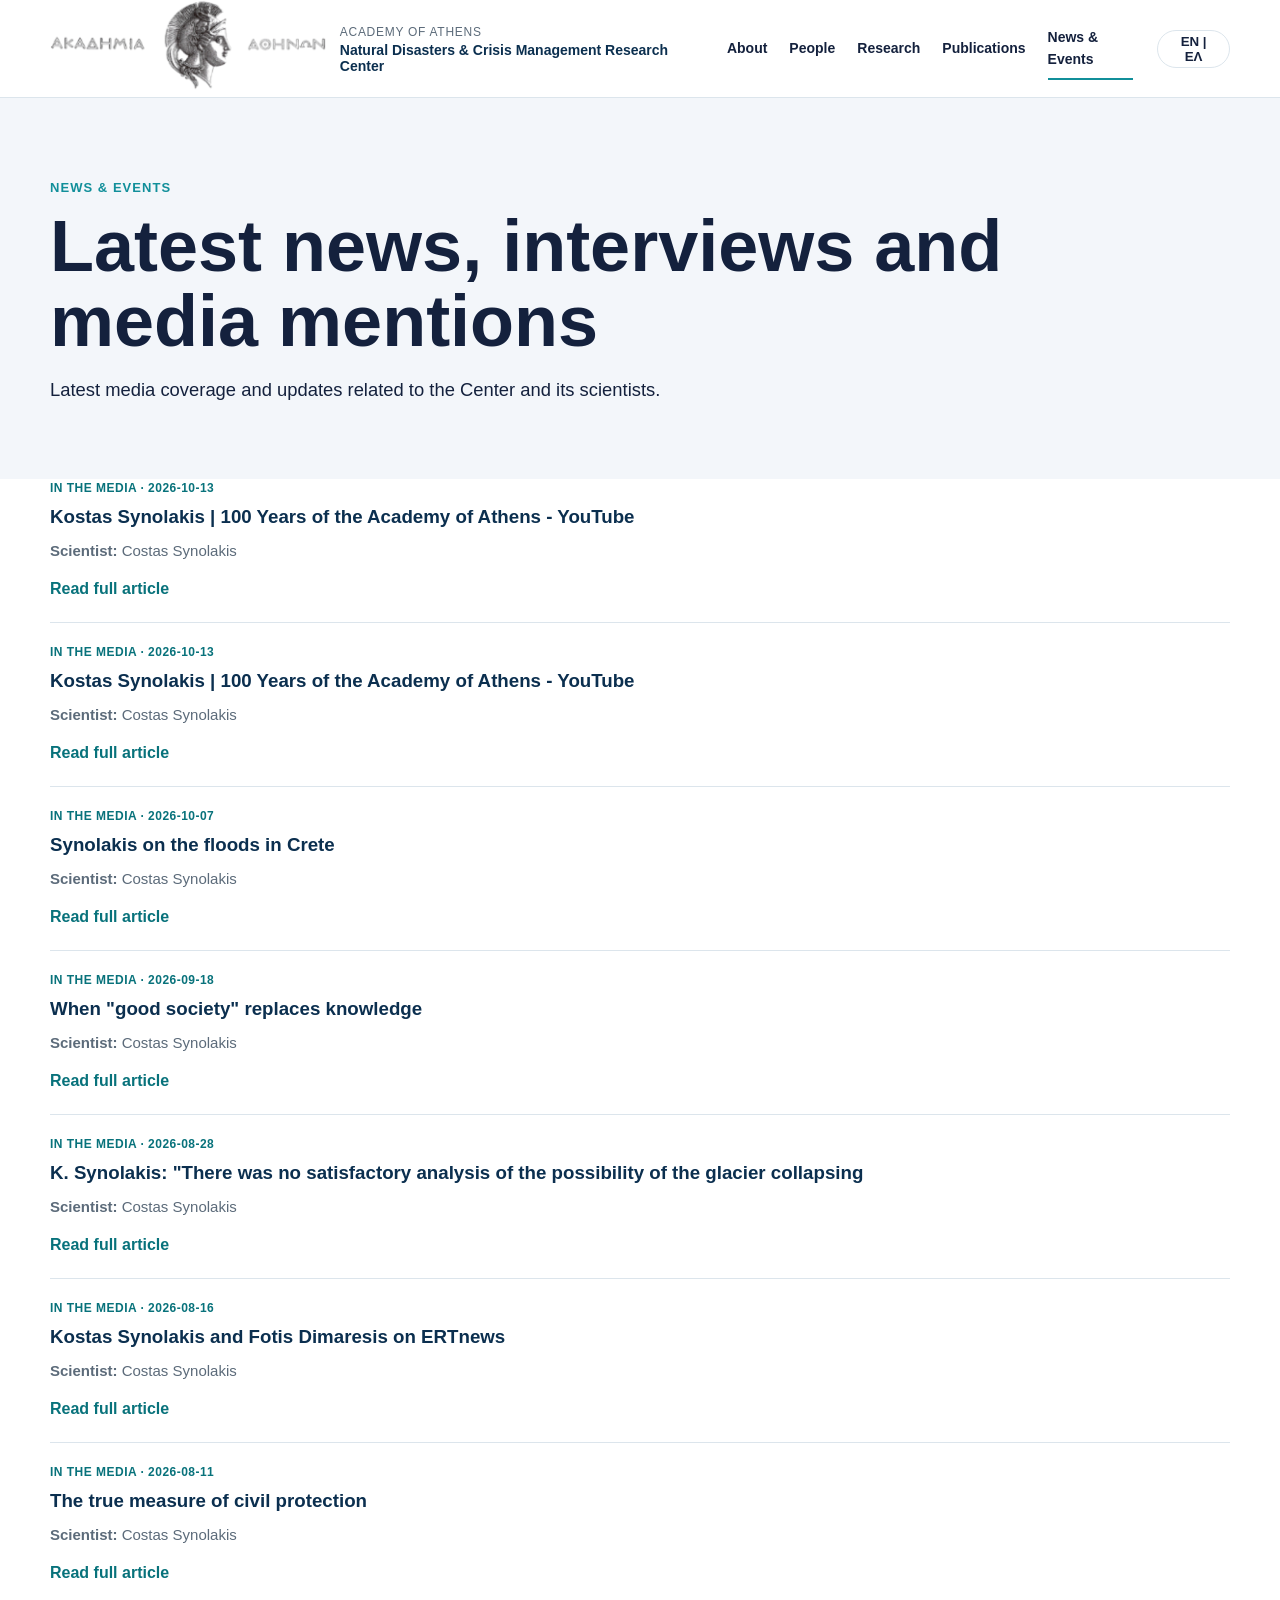
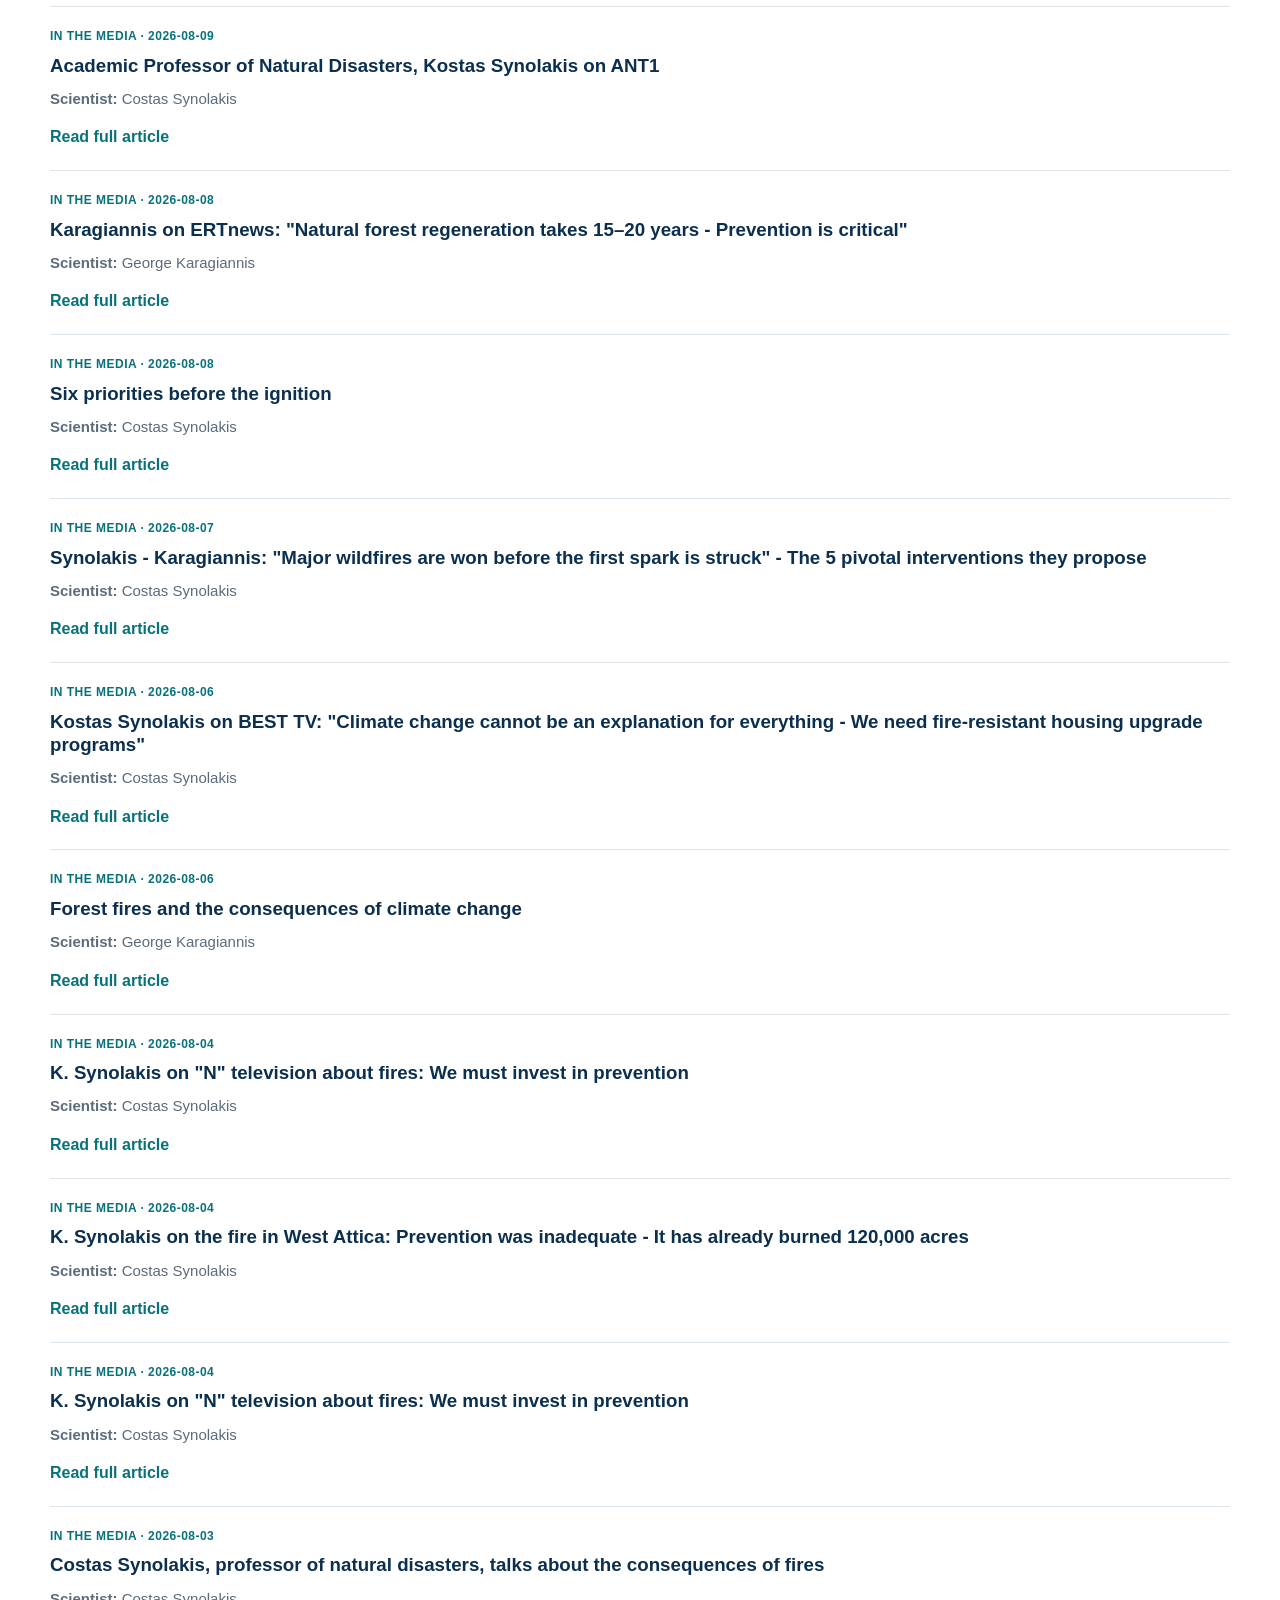
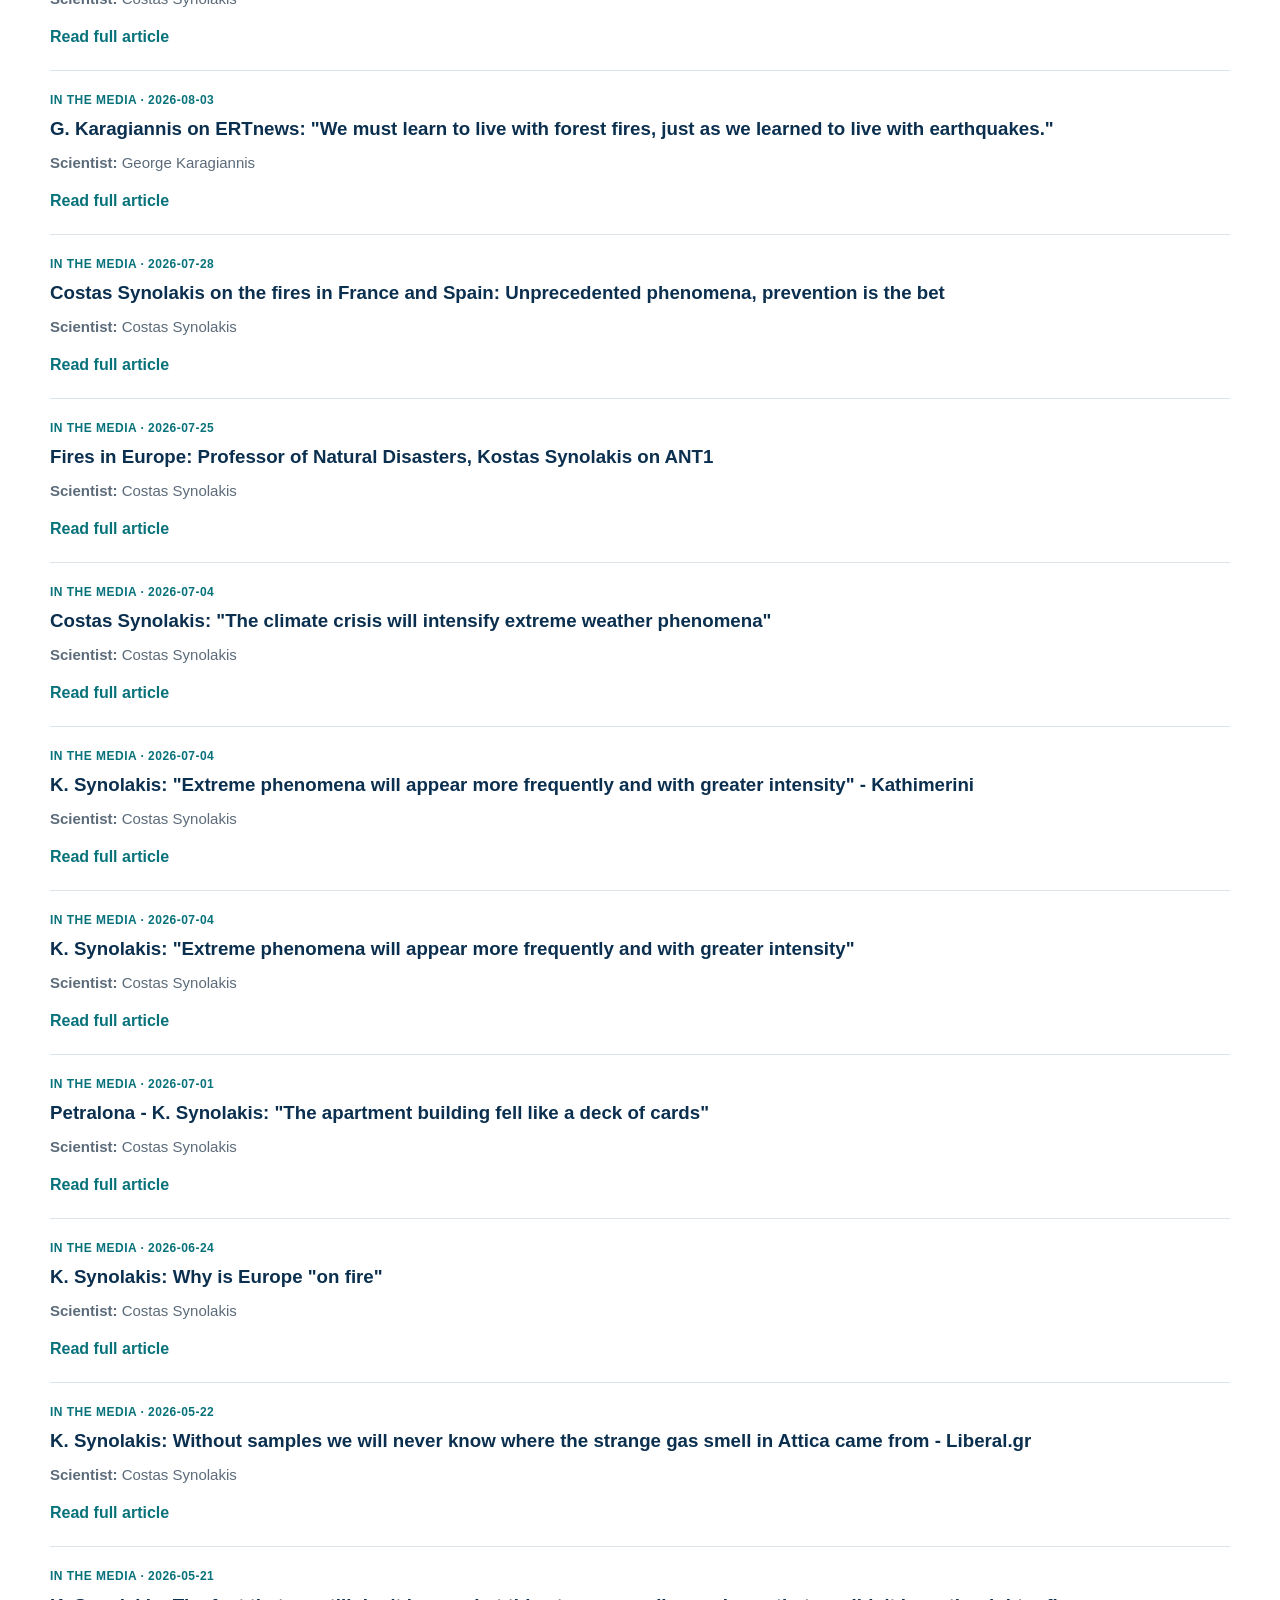
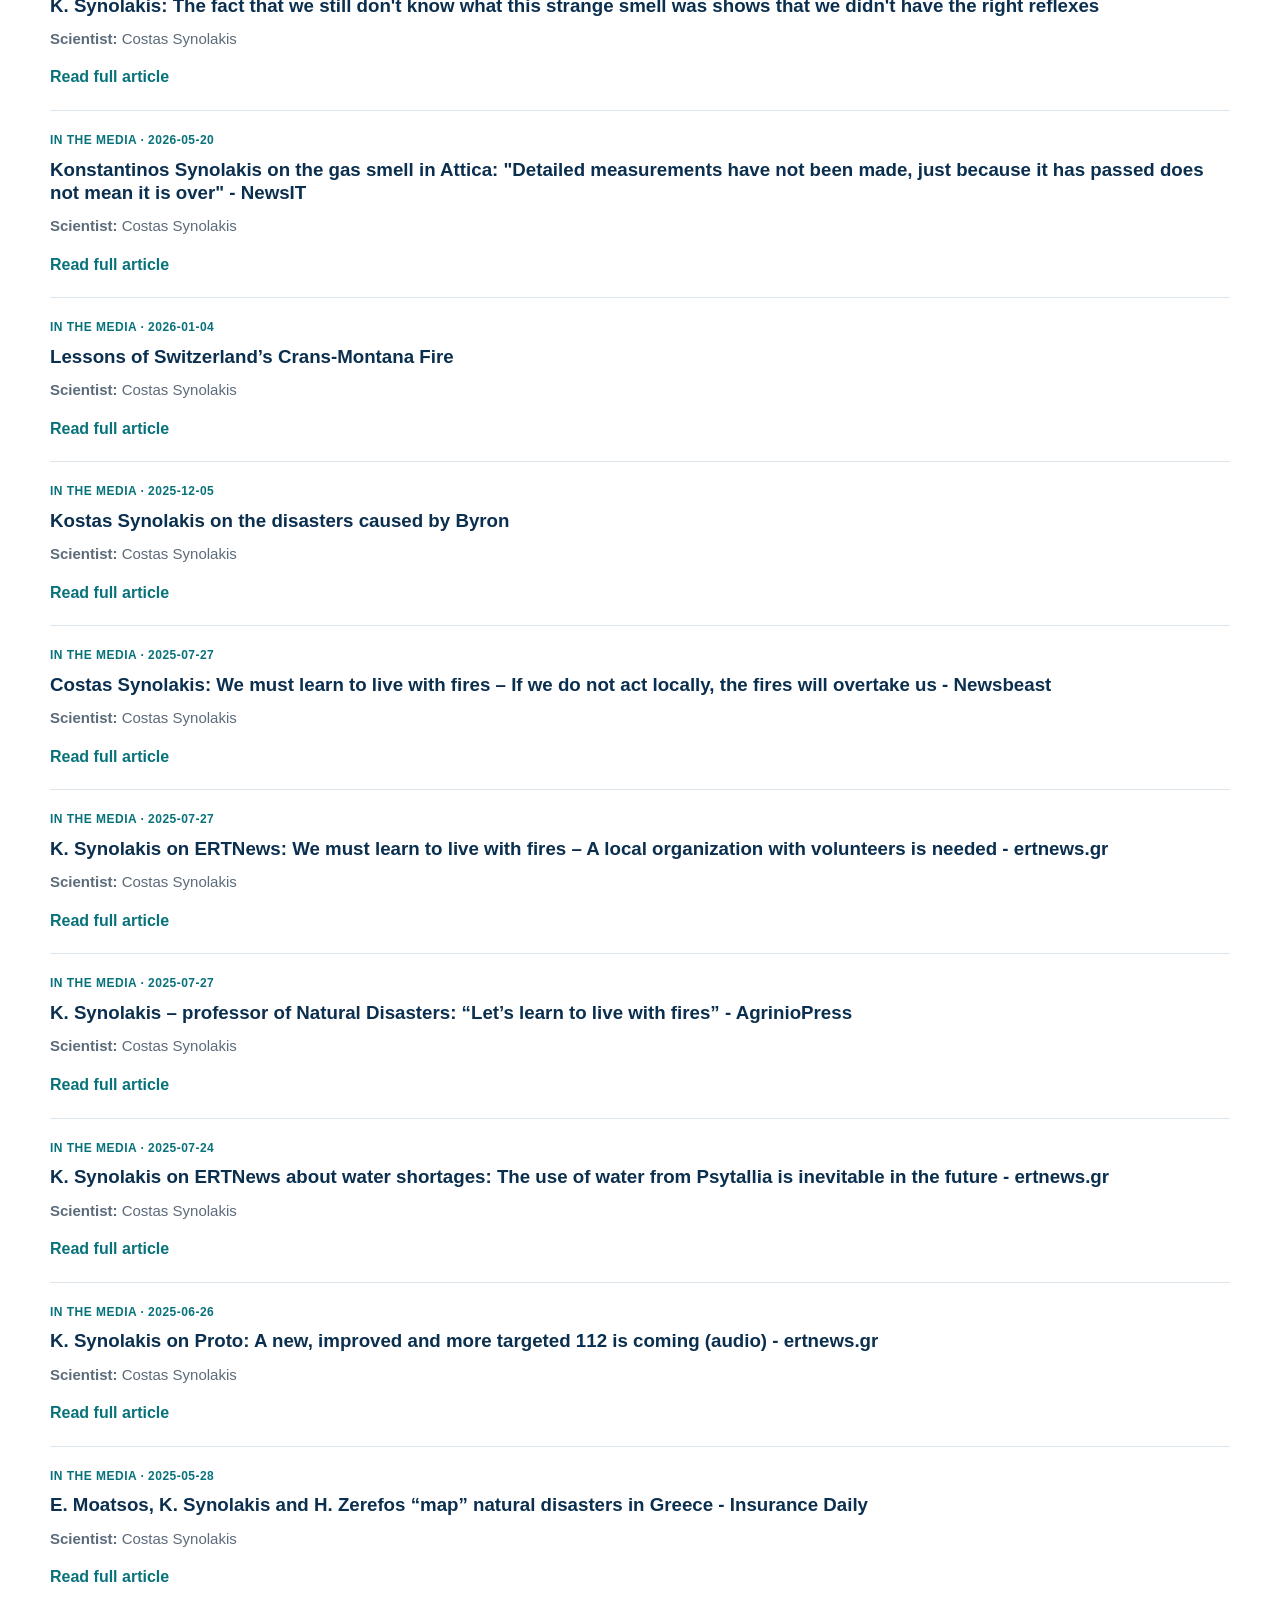
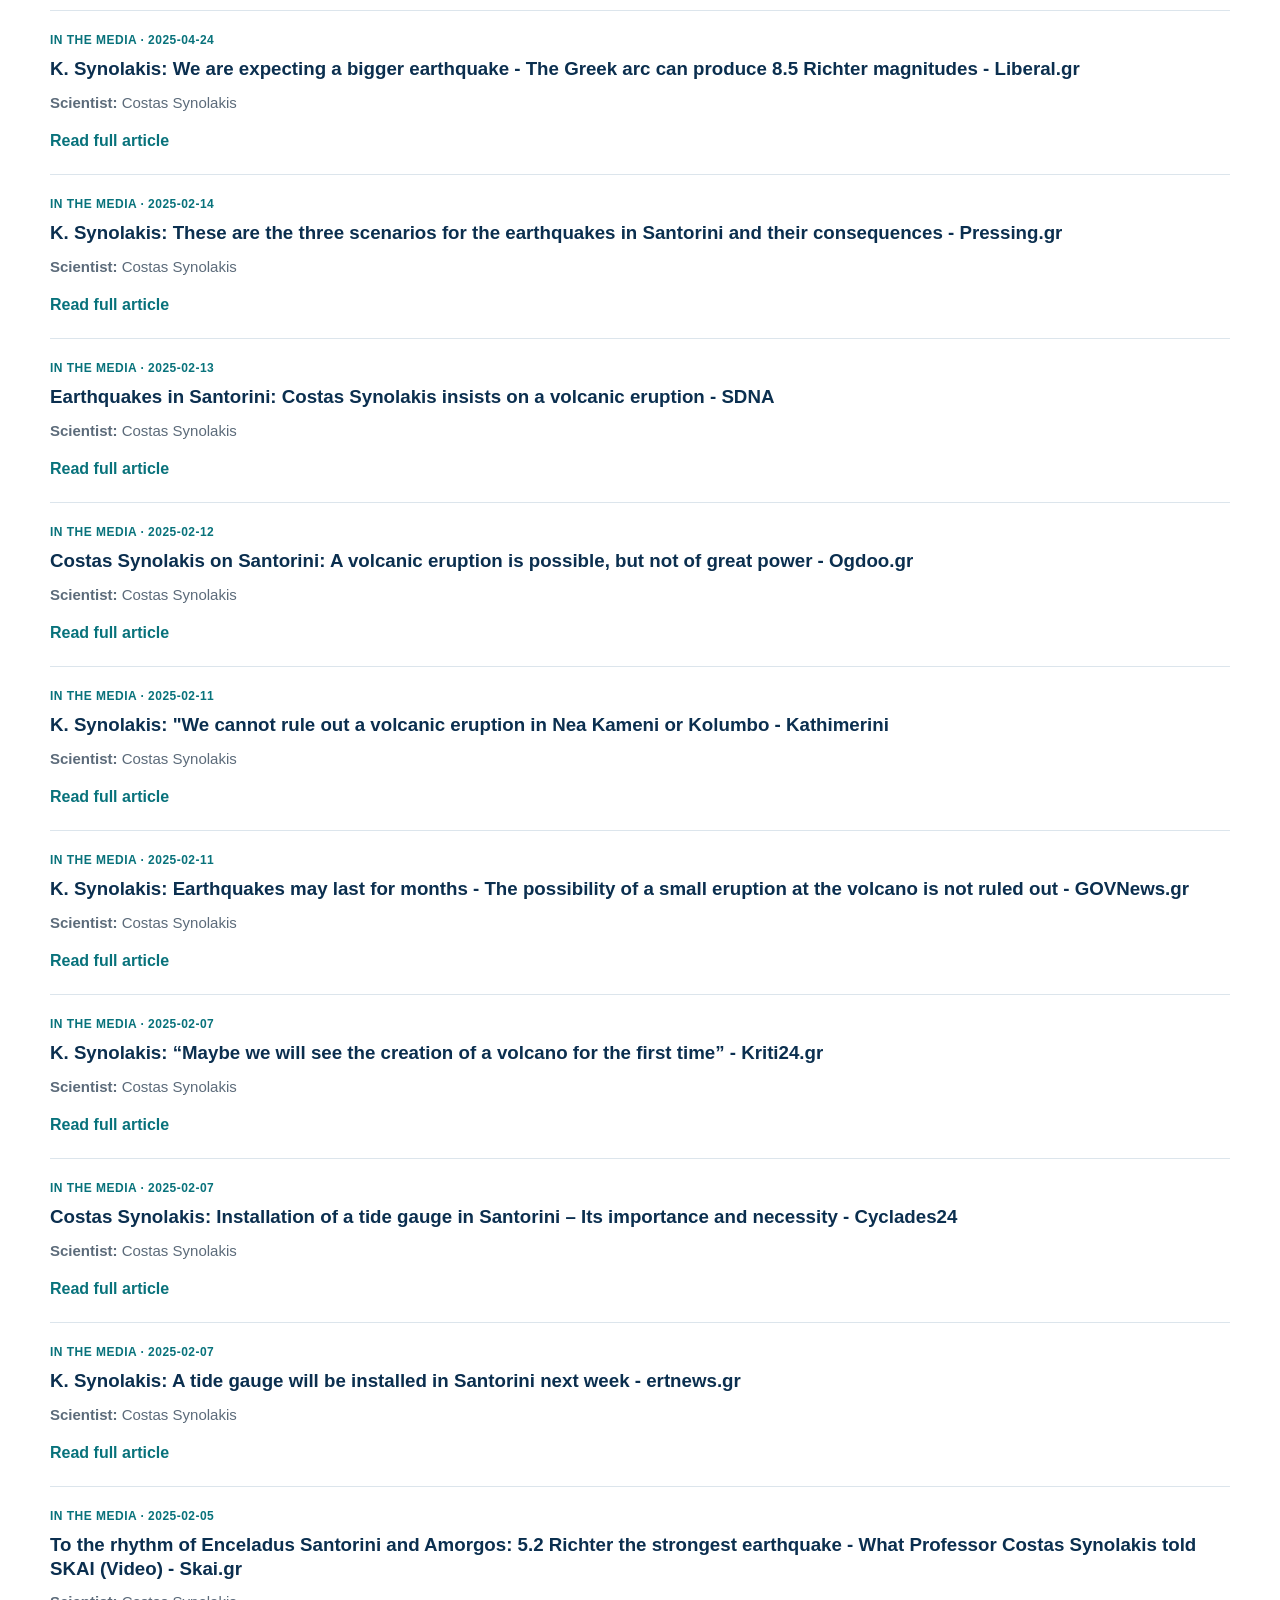
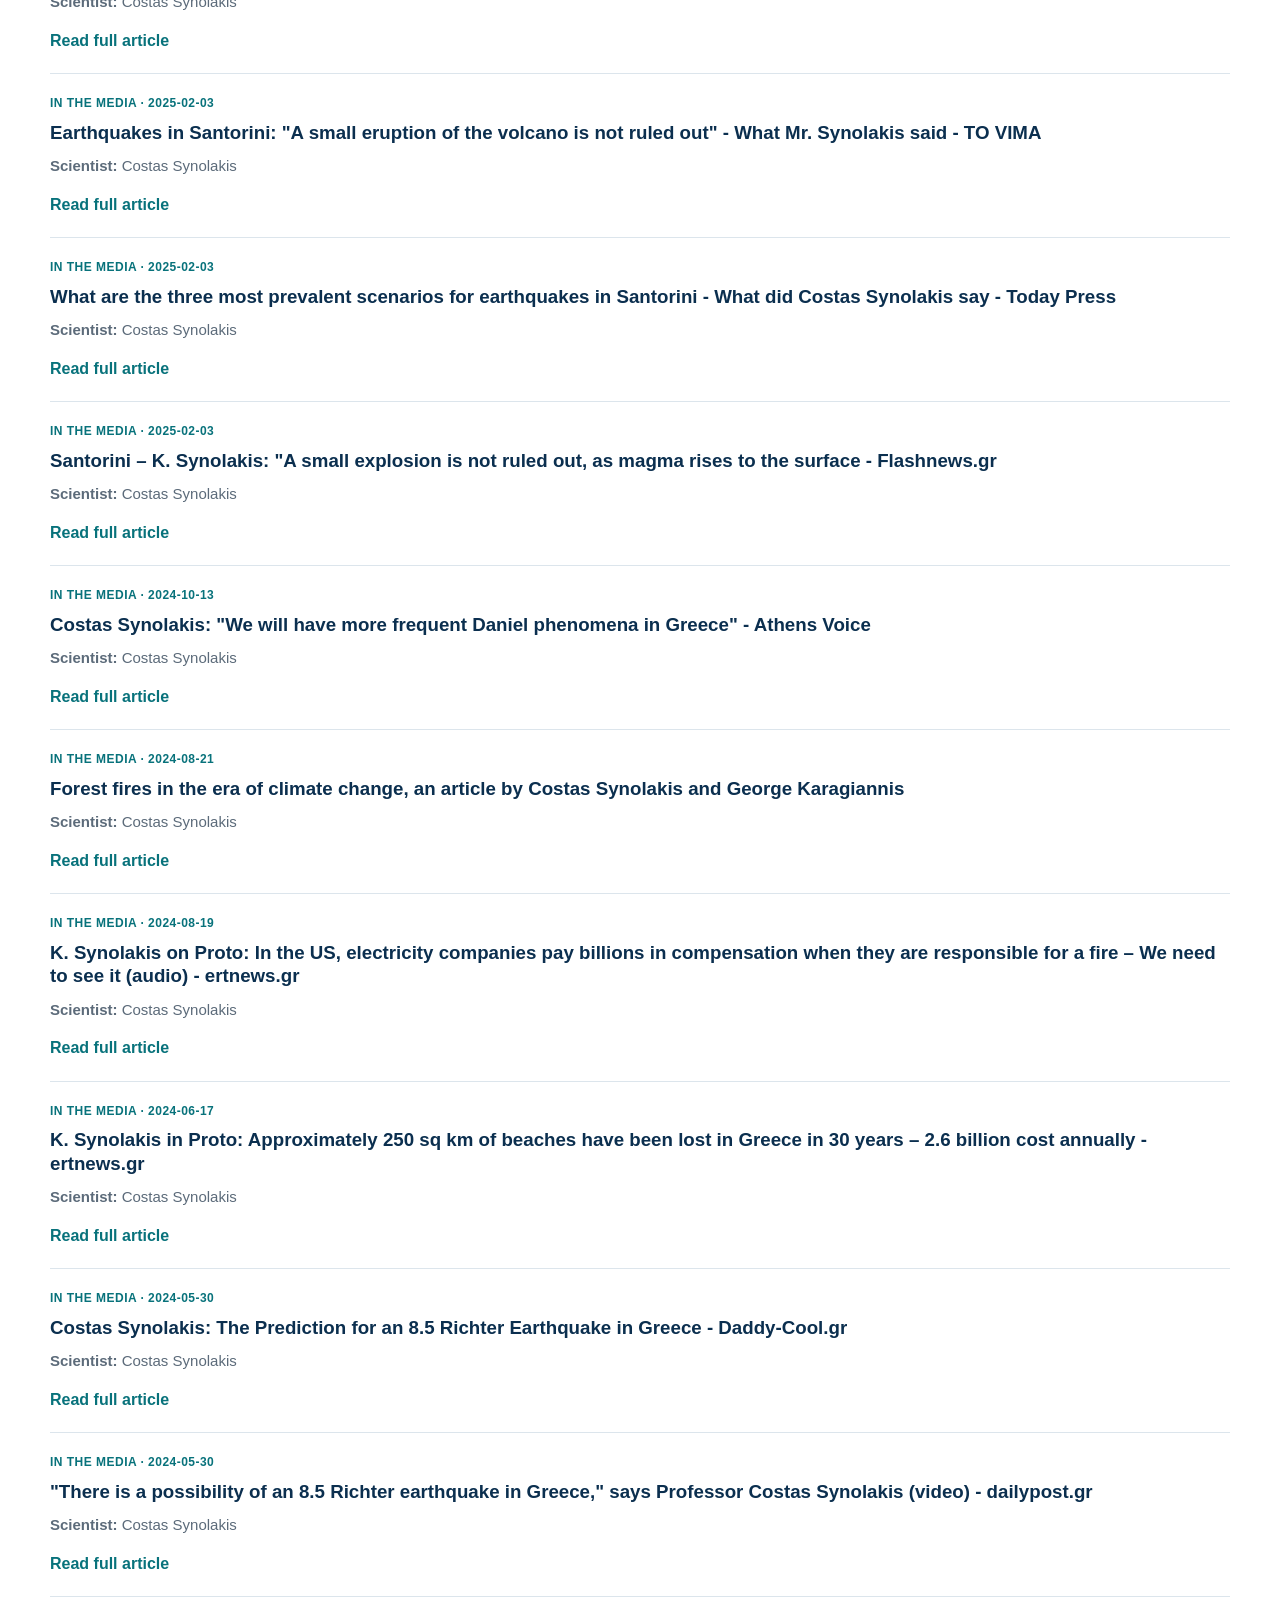
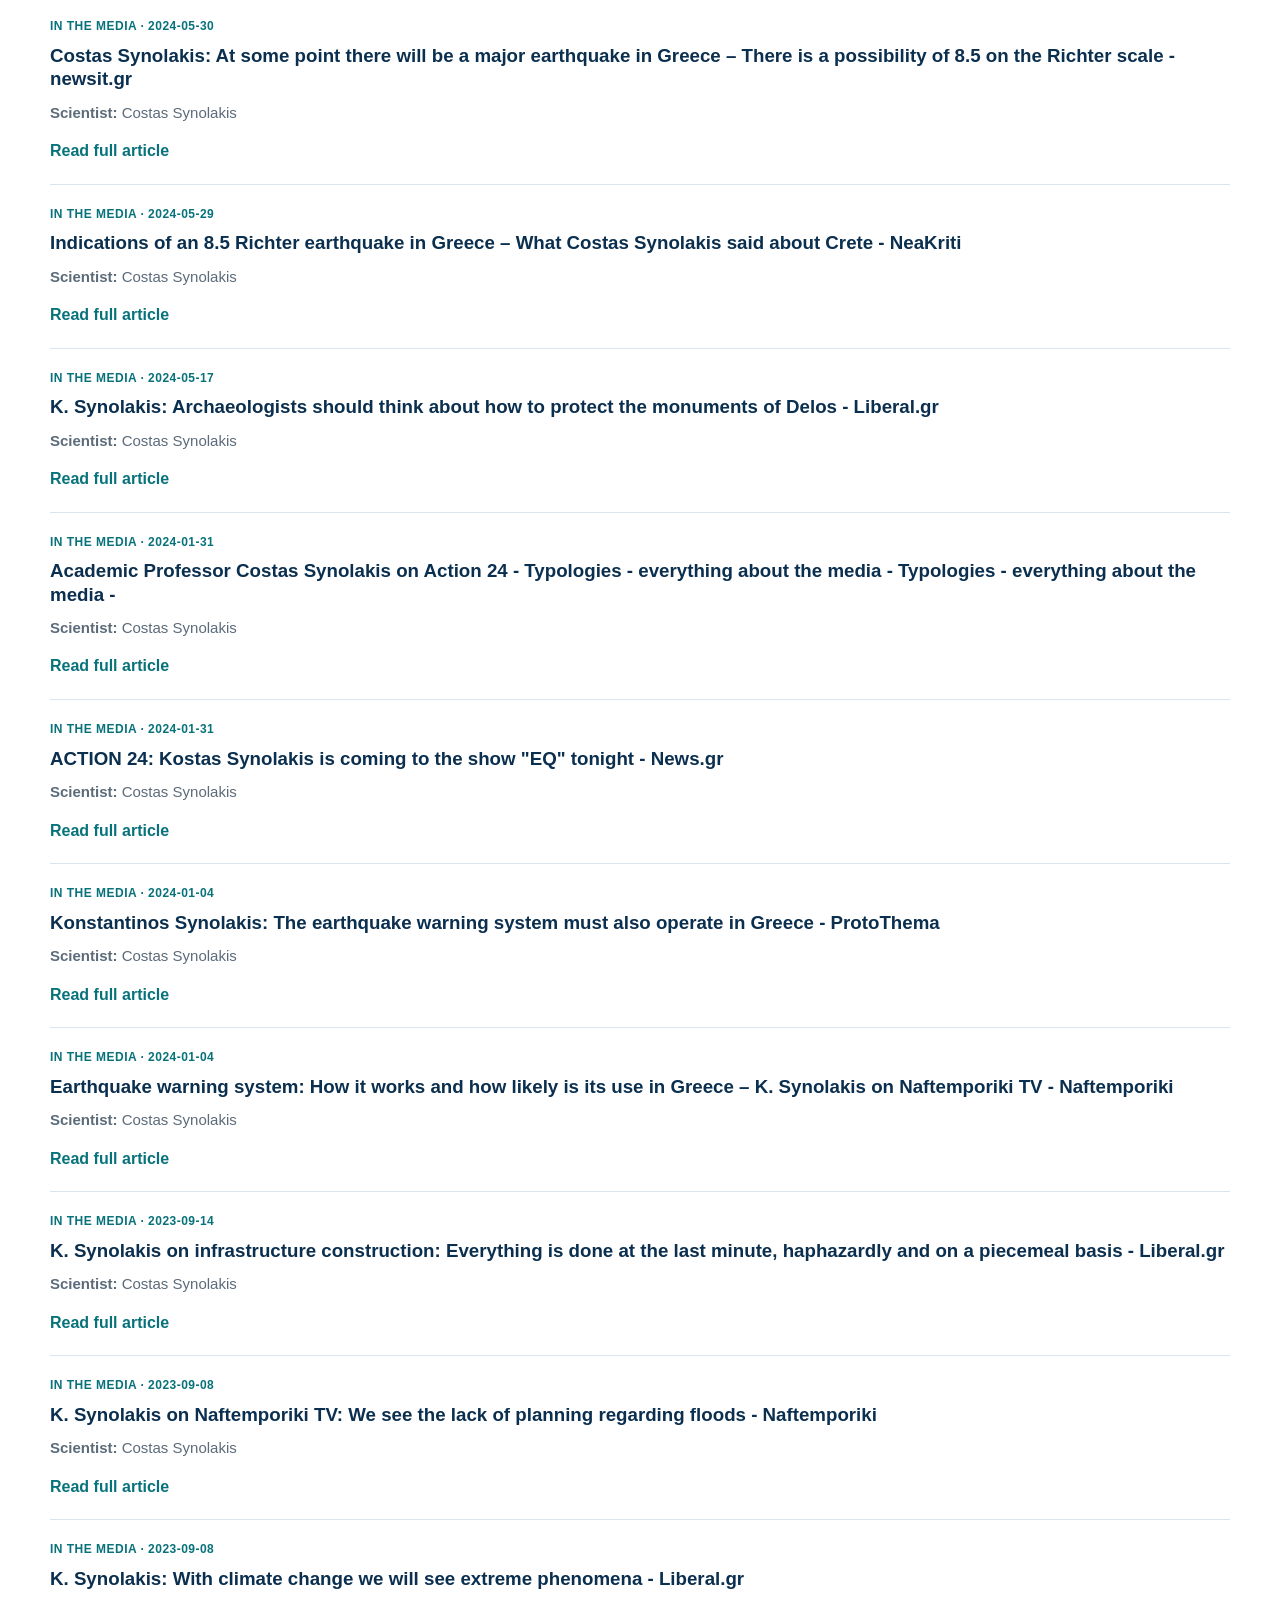
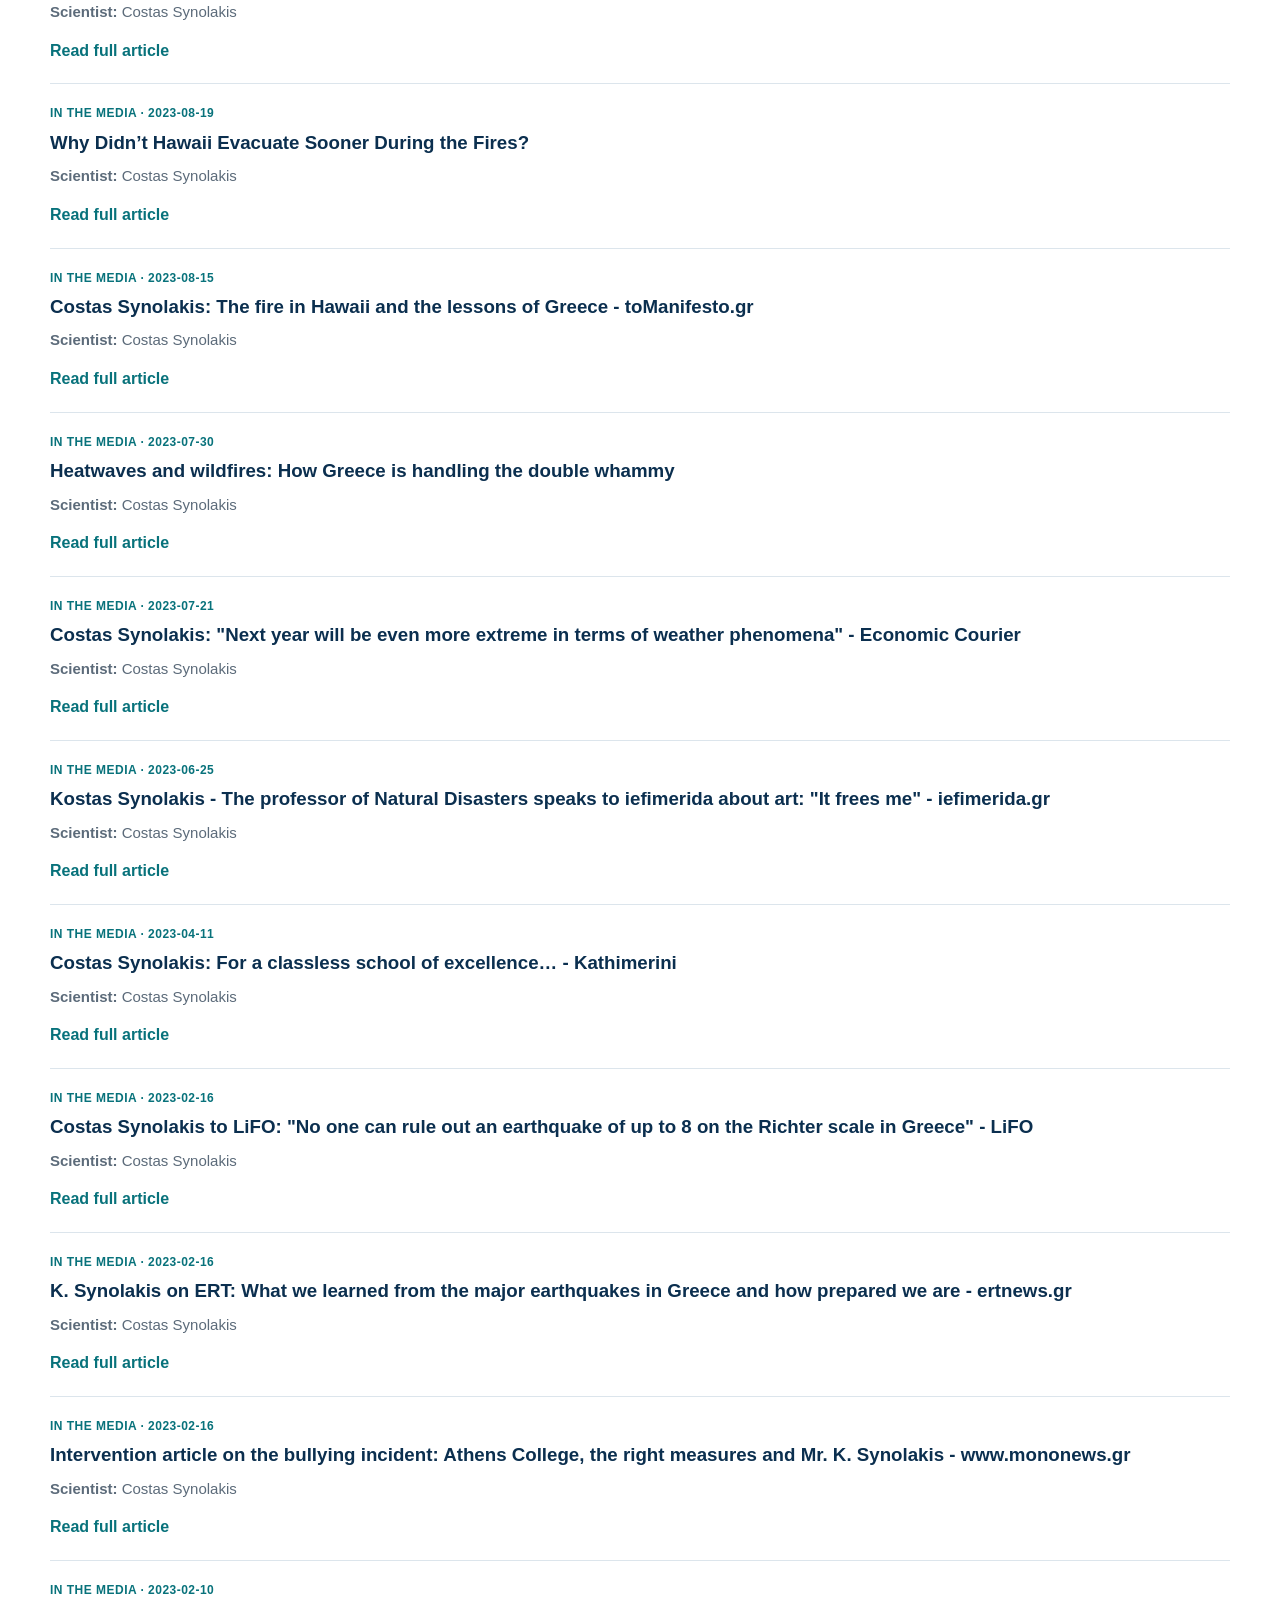
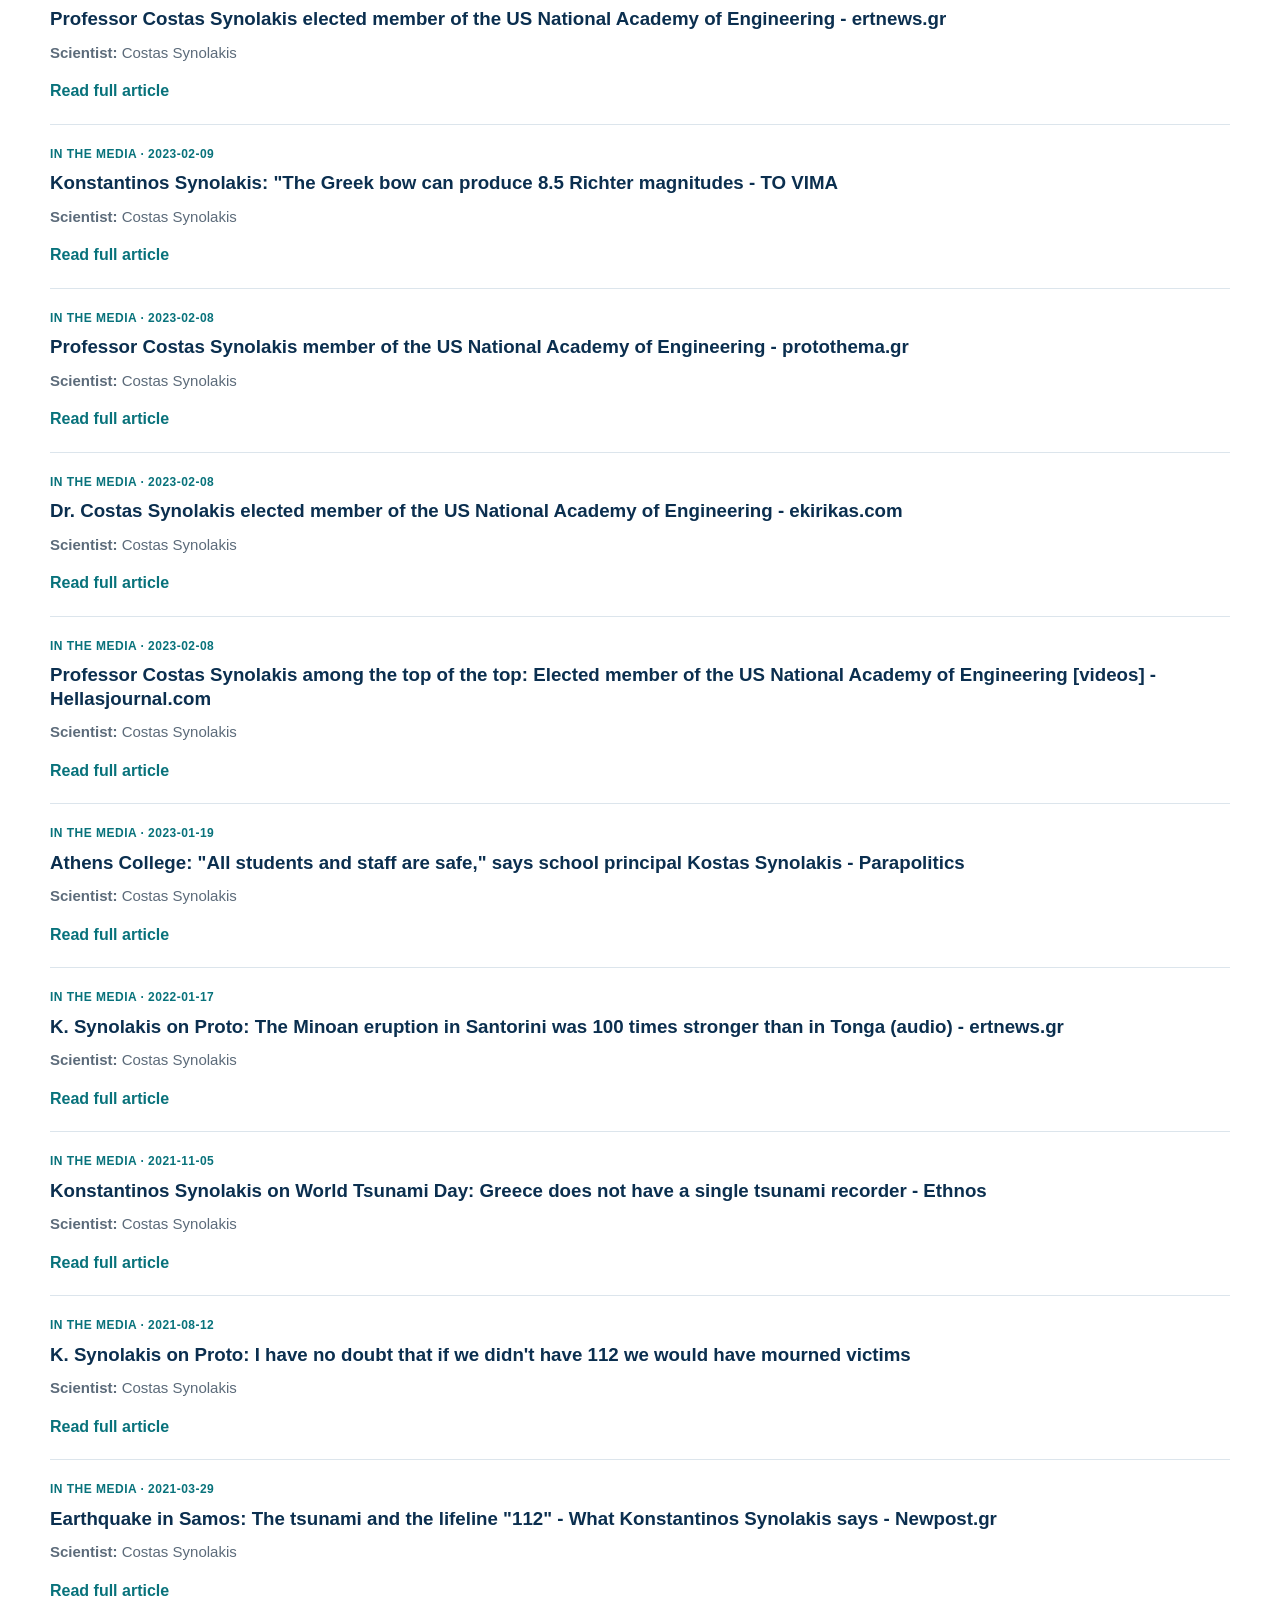
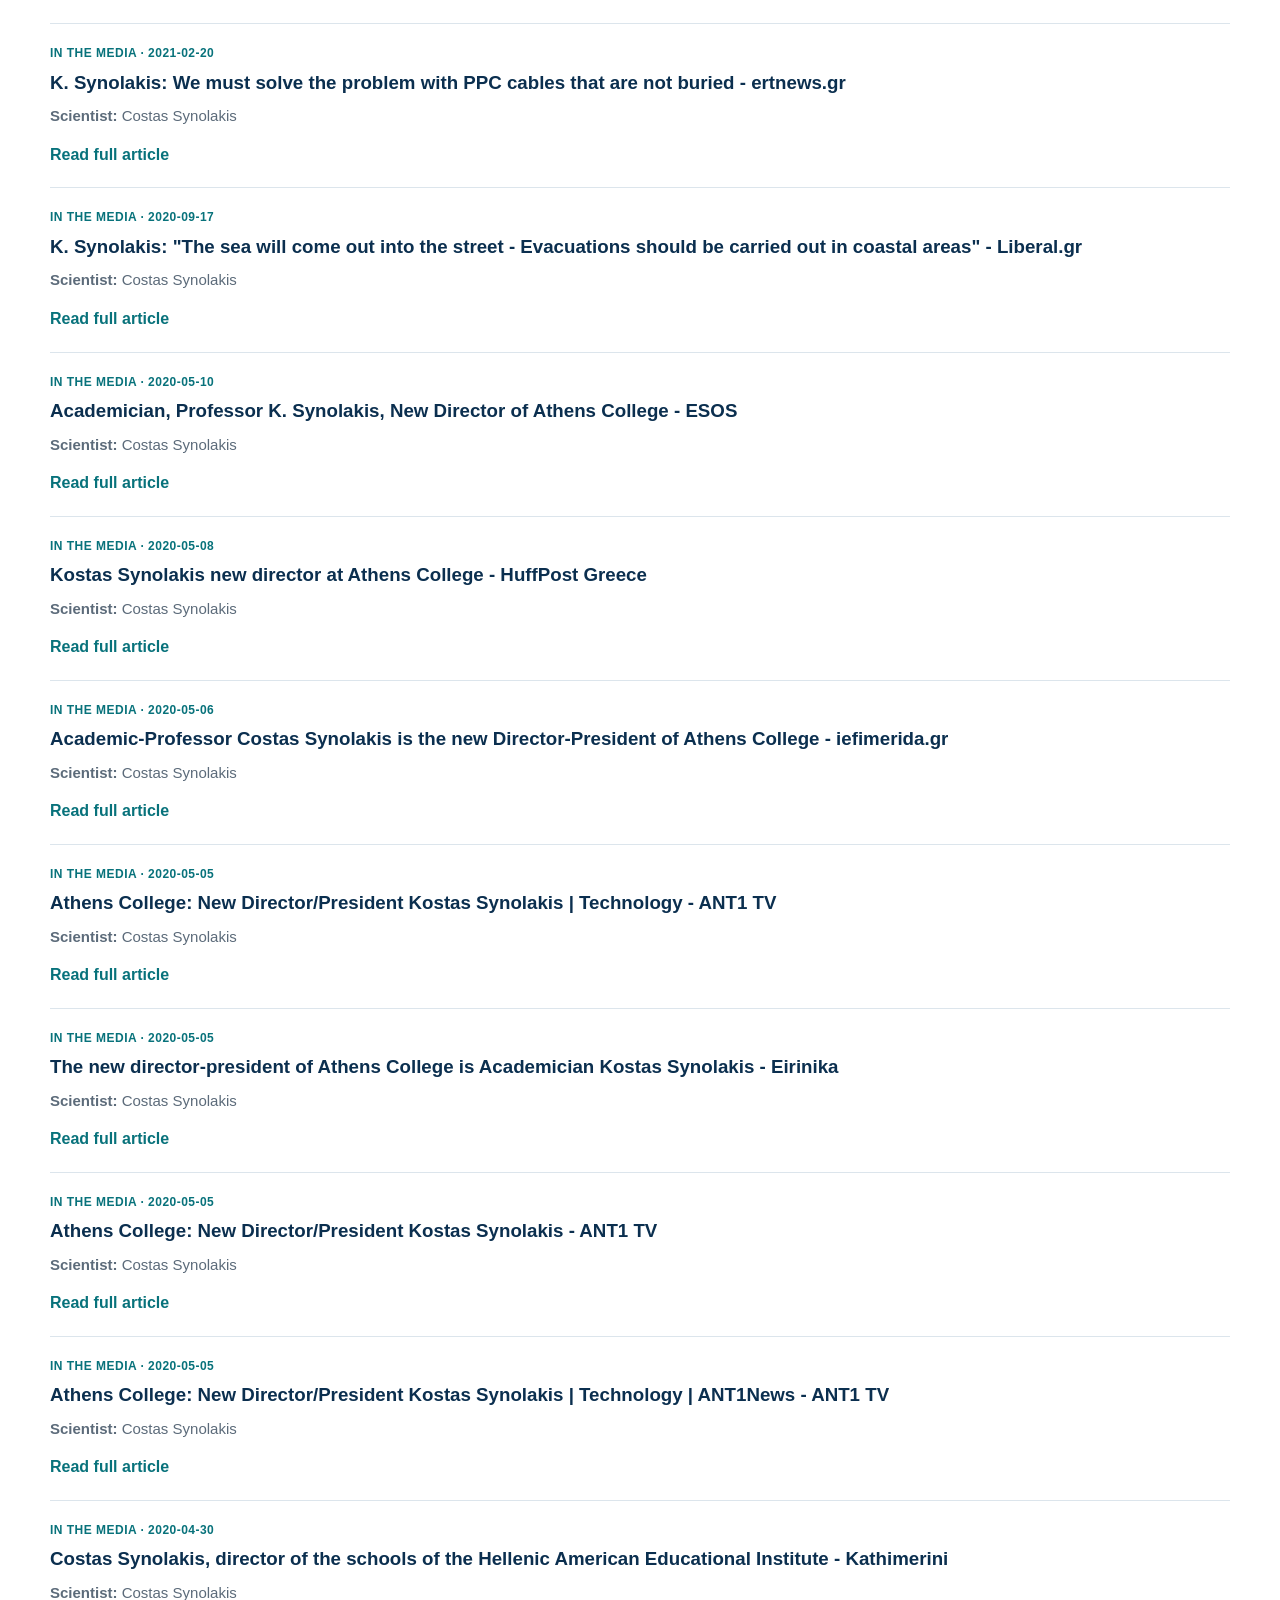
<file: news.html>
<!DOCTYPE html>
<html lang="en">
<head>
  <meta charset="UTF-8" />
  <meta name="viewport" content="width=device-width, initial-scale=1.0" />
  <link rel="icon" type="image/png" href="favicon.png">
  <title>News & Events | Natural Disasters & Crisis Management Research Center</title>
  <meta name="description" content="Latest news, interviews, media coverage and events from the Natural Disasters & Crisis Management Research Center of the Academy of Athens." />
  <link rel="canonical" href="https://disasters.academyofathens.gr/news.html" />
  <link rel="stylesheet" href="styles.css" />
  
</head>
<body>
  <header class="site-header">
  <div class="container nav-wrap">

    <a
      class="brand"
      href="index.html"
      aria-label="Academy of Athens Research Center homepage"
    >
      <div class="brand-logo">
        <img
          src="images/logo/academy-of-athens-logo.png"
          alt="Academy of Athens"
        />
      </div>

      <div>
        <span
          class="brand-top"
          data-en="Academy of Athens"
          data-el="Ακαδημία Αθηνών"
        >
          Academy of Athens
        </span>

        <span
          class="brand-name"
          data-en="Natural Disasters & Crisis Management Research Center"
          data-el="Κέντρο Έρευνας Φυσικών Καταστροφών & Διαχείρισης Κρίσεων"
        >
          Natural Disasters &<br />
          Crisis Management Research Center
        </span>
      </div>
    </a>

    <nav class="main-nav" aria-label="Main navigation">
      <a
        href="index.html#about"
        data-en="About"
        data-el="Σχετικά"
      >
        About
      </a>

      <a
        href="people.html"
        data-en="People"
        data-el="Άνθρωποι"
      >
        People
      </a>

      <a
        href="index.html#research"
        data-en="Research"
        data-el="Έρευνα"
      >
        Research
      </a>

      <a
        href="publications.html"
        data-en="Publications"
        data-el="Δημοσιεύσεις"
      >
        Publications
      </a>

      <a
        href="news.html"
        aria-current="page"
        data-en="News & Events"
        data-el="Νέα & Εκδηλώσεις"
      >
        News & Events
      </a>
    </nav>

    <div class="nav-actions">
      <button
        class="lang-toggle"
        type="button"
        data-lang="en"
        aria-label="Switch language"
      >
        EN | ΕΛ
      </button>

      <button
        class="menu-btn"
        type="button"
        aria-label="Open menu"
        aria-expanded="false"
      >
        ☰
      </button>
    </div>

  </div>
</header>

  <main>
    <section class="page-hero">
  <div class="container">

    <p
      class="section-label"
      data-en="News & Events"
      data-el="Νέα & Εκδηλώσεις"
    >
      News & Events
    </p>

    <h1
      data-en="Latest news, interviews and media mentions"
      data-el="Τελευταία νέα, συνεντεύξεις και αναφορές στα μέσα ενημέρωσης"
    >
      Latest news, interviews and media mentions
    </h1>

    <p
      data-en="Latest media coverage and updates related to the Center and its scientists."
      data-el="Τελευταίες αναφορές στα μέσα ενημέρωσης και ενημερώσεις σχετικά με το Κέντρο και τους επιστήμονές του."
    >
    Latest media coverage and updates related to the Center and its scientists.
    </p>

  </div>
</section>

    <section class="section">
      <div class="container">
        <div data-news-feed data-news-limit="all">
          <p
            data-en="Loading latest news..."
            data-el="Φόρτωση τελευταίων ειδήσεων..."
          >
          Loading latest news...
          </p>
        </div>
      </div>
    </section>
  </main>

 <footer class="site-footer">
  <div class="container footer-grid">
    <div>
      <h3
        data-en="Natural Disasters & Crisis Management Research Center"
        data-el="Κέντρο Έρευνας Φυσικών Καταστροφών & Διαχείρισης Κρίσεων"
      >
        Natural Disasters & Crisis Management Research Center
      </h3>

      <p
        data-en="Academy of Athens · 4 Soranou Efesiou Street, 115 27 Athens, Greece"
        data-el="Ακαδημία Αθηνών · Σωρανού Εφεσίου 4, 115 27 Αθήνα, Ελλάδα"
      >
        Academy of Athens · Athens, Greece
      </p>
    </div>

    <div>
      <h4
        data-en="Explore"
        data-el="Εξερεύνηση"
      >
        Explore
      </h4>

      <a
        href="index.html#about"
        data-en="About"
        data-el="Σχετικά"
      >
        About
      </a>

      <a
        href="people.html"
        data-en="People"
        data-el="Άνθρωποι"
      >
        People
      </a>

      <a
        href="index.html#research"
        data-en="Research"
        data-el="Έρευνα"
      >
        Research
      </a>

      <a
        href="publications.html"
        data-en="Publications"
        data-el="Δημοσιεύσεις"
      >
        Publications
      </a>

      <a
        href="news.html"
        data-en="News & Events"
        data-el="Νέα & Εκδηλώσεις"
      >
        News & Events
      </a>
    </div>
  </div>

  <div class="container footer-bottom">
    <small
      data-en="© 2026 Academy of Athens."
      data-el="© 2026 Ακαδημία Αθηνών."
    >
      © 2026 Academy of Athens.
    </small>
  </div>
</footer>

  <script src="script.js"></script>
  <script src="news.js"></script>
</body>
</html>
</file>
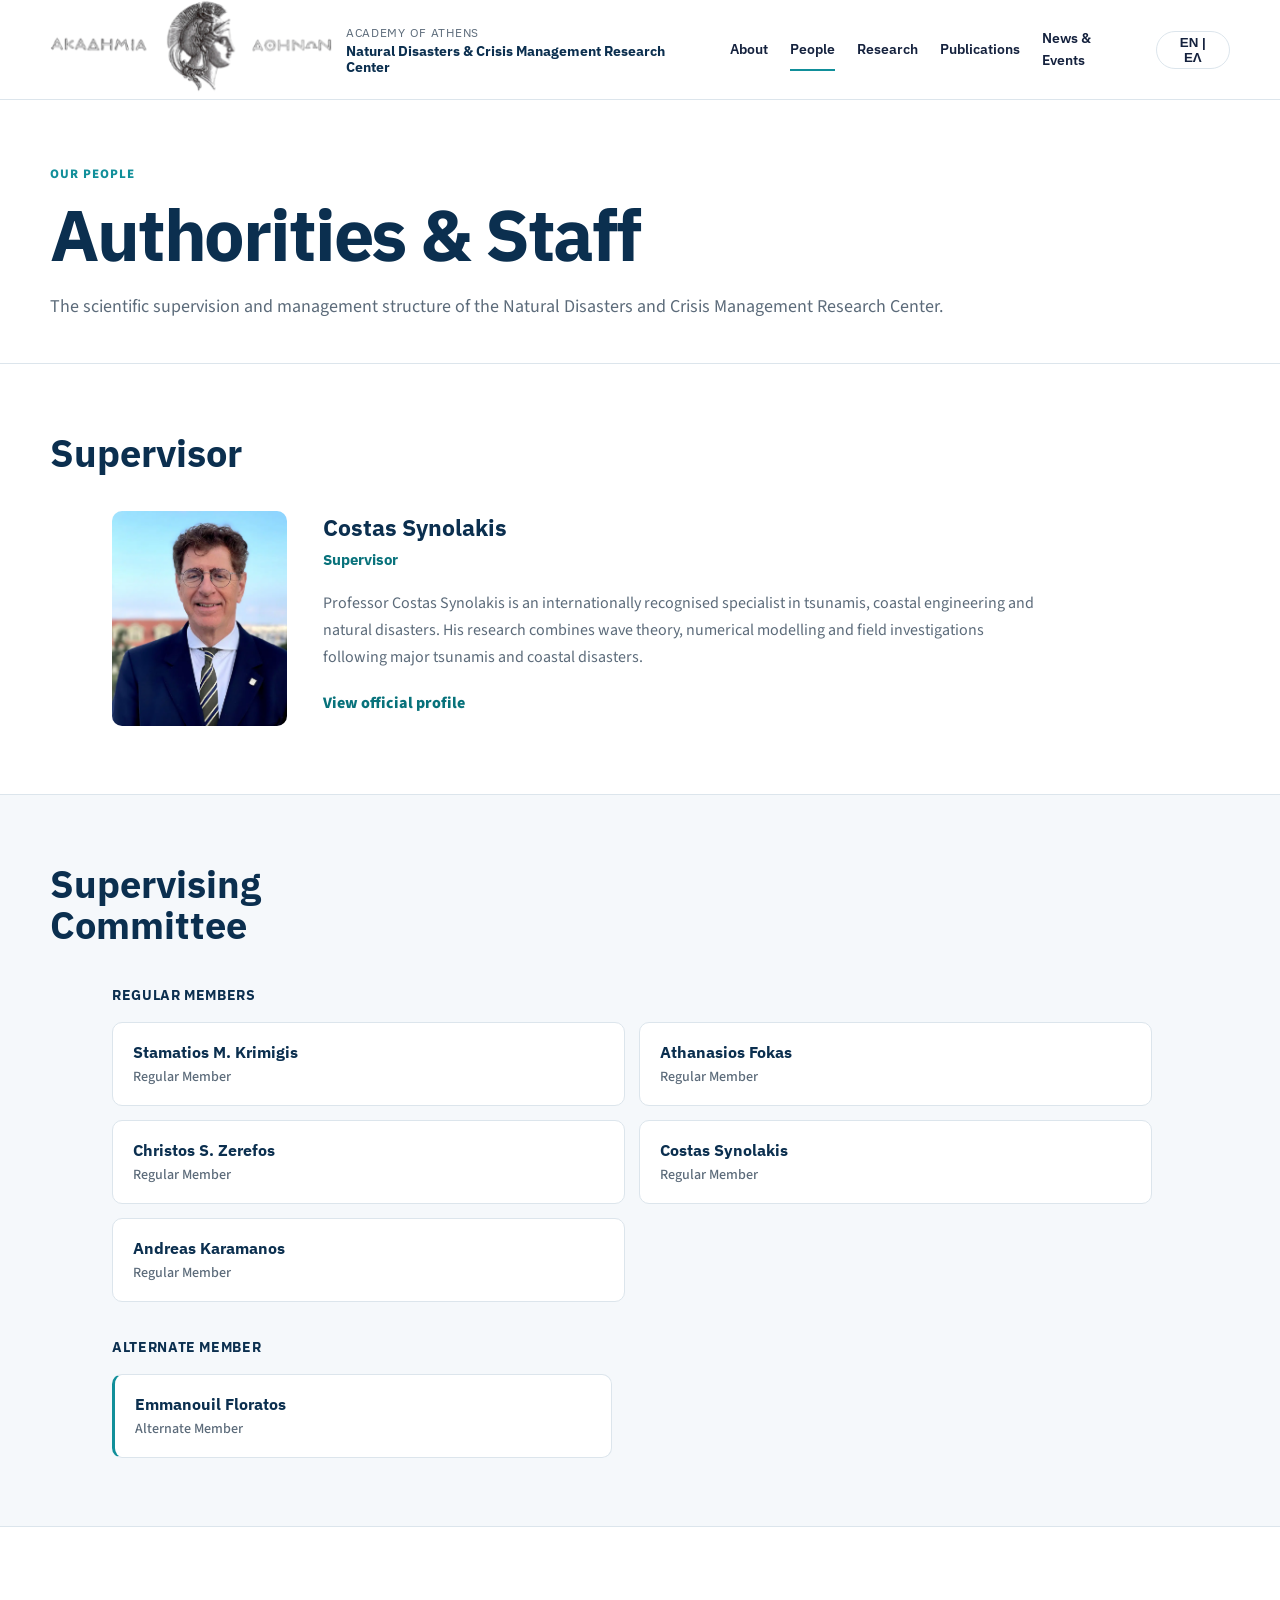
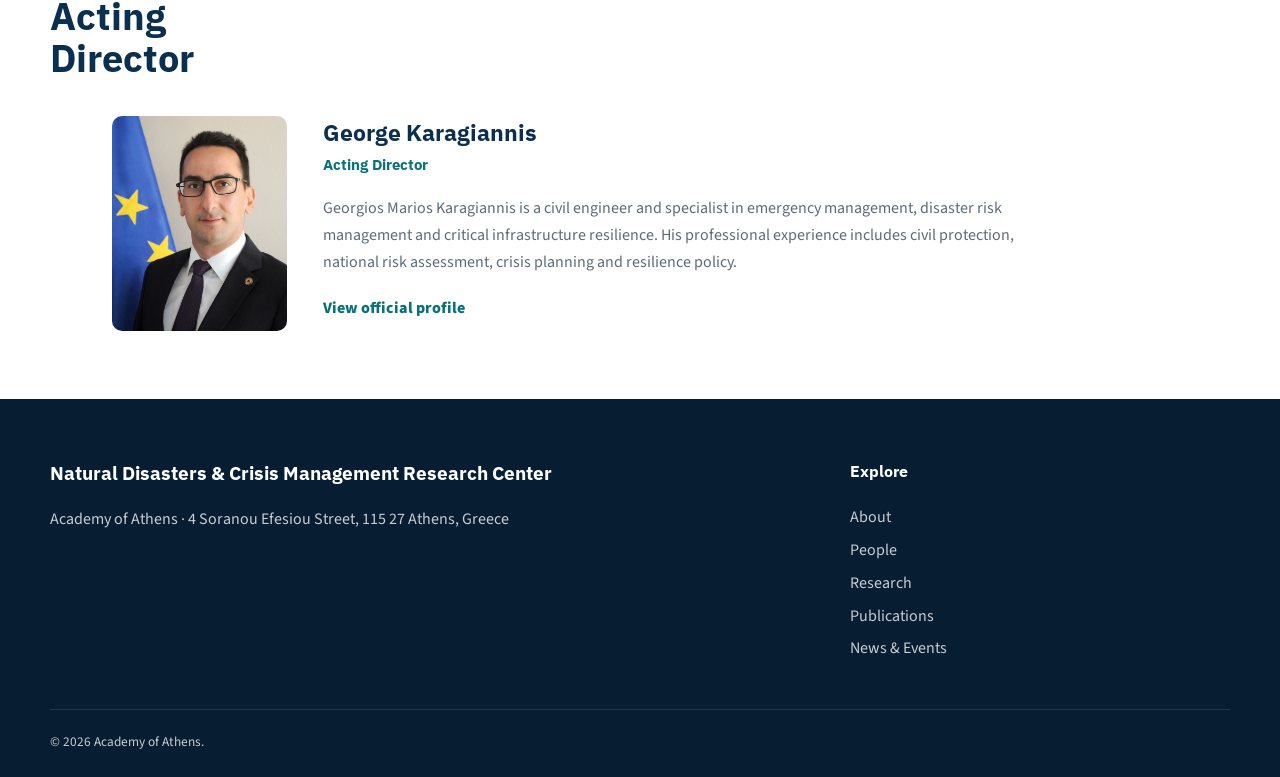
<file: people.html>
<!DOCTYPE html>
<html lang="en">
<head>
  <meta charset="UTF-8" />
  <meta name="viewport" content="width=device-width, initial-scale=1.0" />
  <link rel="icon" type="image/png" href="favicon.png">

  <title>
    People | Natural Disasters & Crisis Management Research Center
  </title>

  <meta
  name="description"
  content="Meet the leadership, Supervising Committee and scientists of the Natural Disasters & Crisis Management Research Center of the Academy of Athens."
/>
  <link rel="canonical" href="https://disasters.academyofathens.gr/people.html" />
  <script type="application/ld+json">
{
  "@context": "https://schema.org",
  "@graph": [
    {
      "@type": "ResearchOrganization",
      "@id": "https://disasters.academyofathens.gr/#organization",
      "name": "Natural Disasters & Crisis Management Research Center",
      "url": "https://disasters.academyofathens.gr/"
    },
    {
      "@type": "Person",
      "name": "Costas Synolakis",
      "jobTitle": "Supervisor",
      "affiliation": {
        "@id": "https://disasters.academyofathens.gr/#organization"
      }
    },
    {
      "@type": "Person",
      "name": "George Karagiannis",
      "jobTitle": "Acting Director",
      "affiliation": {
        "@id": "https://disasters.academyofathens.gr/#organization"
      }
    }
  ]
}
</script>
  <link rel="preconnect" href="https://fonts.googleapis.com" />
  <link rel="preconnect" href="https://fonts.gstatic.com" crossorigin />

  <link
    href="https://fonts.googleapis.com/css2?family=IBM+Plex+Sans:wght@400;500;600;700&family=Source+Sans+3:wght@400;500;600;700&display=swap"
    rel="stylesheet"
  />

  <link rel="stylesheet" href="styles.css" />
</head>

<body>
  <header class="site-header">
    <div class="container nav-wrap">
      <a
        class="brand"
        href="index.html"
        aria-label="Academy of Athens Research Center homepage"
      >
        <div class="brand-logo">
          <img
            src="images/logo/academy-of-athens-logo.png"
            alt="Academy of Athens"
          />
        </div>

        <div>
  <span
    class="brand-top"
    data-en="Academy of Athens"
    data-el="Ακαδημία Αθηνών"
  >
    Academy of Athens
  </span>

  <span
    class="brand-name"
    data-en="Natural Disasters & Crisis Management Research Center"
    data-el="Κέντρο Έρευνας Φυσικών Καταστροφών & Διαχείρισης Κρίσεων"
  >
    Natural Disasters & Crisis Management Research Center
  </span>
</div>
      </a>

      <nav class="main-nav" aria-label="Main navigation">
  <a
    href="index.html#about"
    data-en="About"
    data-el="Σχετικά"
  >
    About
  </a>

  <a
    href="people.html"
    aria-current="page"
    data-en="People"
    data-el="Άνθρωποι"
  >
    People
  </a>

  <a
    href="index.html#research"
    data-en="Research"
    data-el="Έρευνα"
  >
    Research
  </a>

  <a
    href="publications.html"
    data-en="Publications"
    data-el="Δημοσιεύσεις"
  >
    Publications
  </a>

  <a
    href="news.html"
    data-en="News & Events"
    data-el="Νέα & Εκδηλώσεις"
  >
    News & Events
  </a>
</nav>
      

      <div class="nav-actions">
        <button class="lang-toggle" type="button" data-lang="en">
          EN | ΕΛ
        </button>

        <button
          class="menu-btn"
          type="button"
          aria-label="Open menu"
          aria-expanded="false"
        >
          ☰
        </button>
      </div>
    </div>
  </header>

<main>

  <!-- PAGE INTRO -->
  <section class="people-intro">
    <div class="container">

      <p
        class="section-label"
        data-en="Our people"
        data-el="Οι άνθρωποί μας"
      >
        Our people
      </p>

      <h1
        data-en="Authorities & Staff"
        data-el="Αρχές και Προσωπικό"
      >
        Authorities & Staff
      </h1>

      <p
        class="people-intro-copy"
        data-en="The scientific supervision and management structure of the Natural Disasters and Crisis Management Research Center."
        data-el="Η επιστημονική εποπτεία και η διοικητική διάρθρωση του Κέντρου Έρευνας Φυσικών Καταστροφών και Διαχείρισης Κρίσεων."
      >
        The scientific supervision and management structure of the
        Natural Disasters and Crisis Management Research Center.
      </p>

    </div>
  </section>


  <!-- 01 SUPERVISOR -->
  <section class="authority-section">
    <div class="container">

      <div class="authority-title-row">


        <h2
          data-en="Supervisor"
          data-el="Επόπτης"
        >
          Supervisor
        </h2>

        <span class="authority-divider"></span>
      </div>


      <article
        id="konstantinos-synolakis"
        class="authority-person"
      >

        <div class="authority-person-image">
          <img
            src="images/people/costas-synolakis.jpg"
            alt="Costas Synolakis"
            loading="lazy"
          />
        </div>


        <div class="authority-person-content">

          <h3
            data-en="Costas Synolakis"
            data-el="Κώστας Συνολάκης"
          >
            Costas Synolakis
          </h3>

          <p
            class="authority-person-role"
            data-en="Supervisor"
            data-el="Επόπτης"
          >
            Supervisor
          </p>

          <p
            class="authority-person-bio"
            data-en="Professor Costas Synolakis is an internationally recognised specialist in tsunamis, coastal engineering and natural disasters. His research combines wave theory, numerical modelling and field investigations following major tsunamis and coastal disasters."
            data-el="Ο καθηγητής Κώστας Συνολάκης είναι διεθνώς αναγνωρισμένος ειδικός στα τσουνάμι, την παράκτια μηχανική και τις φυσικές καταστροφές. Η έρευνά του συνδυάζει τη θεωρία κυμάτων, την αριθμητική μοντελοποίηση και τις επιτόπιες έρευνες μετά από μεγάλα τσουνάμι και παράκτιες καταστροφές."
          >
            Costas Synolakis is an internationally recognised specialist
            in tsunamis, coastal engineering and the effects of extreme
            natural hazards on coastlines. His research combines wave
            theory, numerical modelling and field investigations following
            major tsunamis and coastal disasters.
          </p>

          <a
  class="text-link"
  href="https://www.academyofathens.gr/en/personel/konstantinos-synolakis"
  data-href-en="https://www.academyofathens.gr/en/personel/konstantinos-synolakis"
  data-href-el="https://www.academyofathens.gr/el/personel/konstantinos-synolakis"
  target="_blank"
  rel="noopener noreferrer"
  data-en="View official profile"
  data-el="Προβολή επίσημου προφίλ"
>
  View official profile
</a>

        </div>

      </article>

    </div>
  </section>


  <!-- 02 SUPERVISING COMMITTEE -->
  <section class="authority-section authority-section-muted">
    <div class="container">

      <div class="authority-title-row">
  

        <h2
          data-en="Supervising Committee"
          data-el="Εφορευτική Επιτροπή"
        >
          Supervising Committee
        </h2>

        <span class="authority-divider"></span>
      </div>


      <div class="committee-block">

        <h3
          class="committee-heading"
          data-en="Regular Members"
          data-el="Τακτικά Μέλη"
        >
          Regular Members
        </h3>


        <div class="committee-grid">

          <!-- Stamatios M. Krimigis -->
<a
  class="committee-card"
  href="https://www.academyofathens.gr/en/personel/stamatios-krimizis"
  data-href-en="https://www.academyofathens.gr/en/personel/stamatios-krimizis"
  data-href-el="https://www.academyofathens.gr/el/personel/stamatios-krimizis"
  target="_blank"
  rel="noopener noreferrer"
>
            <span
              class="committee-name"
              data-en="Stamatios M. Krimigis"
              data-el="Σταμάτιος Μ. Κριμιζής"
            >
              Stamatios M. Krimigis
            </span>

            <span
              class="committee-role"
              data-en="Regular Member"
              data-el="Τακτικό Μέλος"
            >
              Regular Member
            </span>
          </a>


          <!-- Athanasios Fokas -->
<a
  class="committee-card"
  href="https://www.academyofathens.gr/en/personel/athanasios-fokas"
  data-href-en="https://www.academyofathens.gr/en/personel/athanasios-fokas"
  data-href-el="https://www.academyofathens.gr/el/personel/athanasios-fokas"
  target="_blank"
  rel="noopener noreferrer"
>
            <span
              class="committee-name"
              data-en="Athanasios Fokas"
              data-el="Αθανάσιος Φωκάς"
            >
              Athanasios Fokas
            </span>

            <span
              class="committee-role"
              data-en="Regular Member"
              data-el="Τακτικό Μέλος"
            >
              Regular Member
            </span>
          </a>


          <!-- Christos S. Zerefos -->
<a
  class="committee-card"
  href="https://www.academyofathens.gr/en/personel/hristos-s-zerefos"
  data-href-en="https://www.academyofathens.gr/en/personel/hristos-s-zerefos"
  data-href-el="https://www.academyofathens.gr/el/personel/hristos-s-zerefos"
  target="_blank"
  rel="noopener noreferrer"
>
            <span
              class="committee-name"
              data-en="Christos S. Zerefos"
              data-el="Χρήστος Σ. Ζερεφός"
            >
              Christos S. Zerefos
            </span>

            <span
              class="committee-role"
              data-en="Regular Member"
              data-el="Τακτικό Μέλος"
            >
              Regular Member
            </span>
          </a>


          <!-- Costas Synolakis -->
<a
  class="committee-card"
  href="https://www.academyofathens.gr/en/personel/konstantinos-synolakis"
  data-href-en="https://www.academyofathens.gr/en/personel/konstantinos-synolakis"
  data-href-el="https://www.academyofathens.gr/el/personel/konstantinos-synolakis"
  target="_blank"
  rel="noopener noreferrer"
>
            <span
              class="committee-name"
              data-en="Costas Synolakis"
              data-el="Κώστας Συνολάκης"
            >
              Costas Synolakis
            </span>

            <span
              class="committee-role"
              data-en="Regular Member"
              data-el="Τακτικό Μέλος"
            >
              Regular Member
            </span>
          </a>


          <!-- Andreas Karamanos -->
<a
  class="committee-card"
  href="https://www.academyofathens.gr/en/personel/andrea-i-karamanos"
  data-href-en="https://www.academyofathens.gr/en/personel/andrea-i-karamanos"
  data-href-el="https://www.academyofathens.gr/el/personel/andrea-i-karamanos"
  target="_blank"
  rel="noopener noreferrer"
>
            <span
              class="committee-name"
              data-en="Andreas Karamanos"
              data-el="Ανδρέας Καραμάνος"
            >
              Andreas Karamanos
            </span>

            <span
              class="committee-role"
              data-en="Regular Member"
              data-el="Τακτικό Μέλος"
            >
              Regular Member
            </span>
          </a>

        </div>


        <div class="committee-alternate">

          <h3
            class="committee-heading"
            data-en="Alternate Member"
            data-el="Αναπληρωματικό Μέλος"
          >
            Alternate Member
          </h3>

          <a
  class="committee-card committee-card-alternate"
  href="https://www.academyofathens.gr/en/personel/emmanoyil-floratos"
  data-href-en="https://www.academyofathens.gr/en/personel/emmanoyil-floratos"
  data-href-el="https://www.academyofathens.gr/el/personel/emmanoyil-floratos"
  target="_blank"
  rel="noopener noreferrer"
>
            <span
              class="committee-name"
              data-en="Emmanouil Floratos"
              data-el="Εμμανουήλ Φλωράτος"
            >
              Emmanouil Floratos
            </span>

            <span
              class="committee-role"
              data-en="Alternate Member"
              data-el="Αναπληρωματικό Μέλος"
            >
              Alternate Member
            </span>
          </a>

        </div>

      </div>

    </div>
  </section>


  <!-- 03 ACTING DIRECTOR -->
  <section class="authority-section">
    <div class="container">

      <div class="authority-title-row">

        <h2
          data-en="Acting Director"
          data-el="Διευθύνων"
        >
          Acting Director
        </h2>

        <span class="authority-divider"></span>
      </div>


      <article
        id="georgios-marios-karagiannis"
        class="authority-person"
      >

        <div class="authority-person-image">
          <img
            src="images/people/georgios-marios-karagiannis.jpg"
            alt="Georgios Marios Karagiannis"
            loading="lazy"
          />
        </div>


        <div class="authority-person-content">

          <h3
            data-en="George Karagiannis"
            data-el="Γιώργος Καραγιάννης"
          >
            George Karagiannis
          </h3>

          <p
            class="authority-person-role"
            data-en="Acting Director"
            data-el="Διευθύνων"
          >
            Acting Director
          </p>

          <p
            class="authority-person-bio"
            data-en="Georgios Marios Karagiannis is a civil engineer and specialist in emergency management, disaster risk management and critical infrastructure resilience. His professional experience includes civil protection, national risk assessment, crisis planning and resilience policy."
            data-el="Ο Γιώργος Μάριος Καραγιάννης είναι πολιτικός μηχανικός και ειδικός στη διαχείριση εκτάκτων αναγκών, τη διαχείριση κινδύνου καταστροφών και την ανθεκτικότητα κρίσιμων υποδομών. Η επαγγελματική του εμπειρία περιλαμβάνει την πολιτική προστασία, την εθνική αξιολόγηση κινδύνων, τον σχεδιασμό διαχείρισης κρίσεων και την πολιτική ανθεκτικότητας."
          >
            Georgios Marios Karagiannis is a civil engineer and specialist
            in emergency management, disaster risk management and critical
            infrastructure resilience. His professional experience includes
            civil protection, national risk assessment, crisis planning and
            resilience policy.
          </p>

          <a
  class="text-link"
  href="https://www.academyofathens.gr/en/personel/karagiannis-georgios-marios"
  data-href-en="https://www.academyofathens.gr/en/personel/karagiannis-georgios-marios"
  data-href-el="https://www.academyofathens.gr/el/personel/karagiannis-georgios-marios"
  target="_blank"
  rel="noopener noreferrer"
  data-en="View official profile"
  data-el="Προβολή επίσημου προφίλ"
>
  View official profile
</a>

        </div>

      </article>

    </div>
  </section>

   
</main>
<footer class="site-footer">
  <div class="container footer-grid">
    <div>
      <h3
        data-en="Natural Disasters & Crisis Management Research Center"
        data-el="Κέντρο Έρευνας Φυσικών Καταστροφών & Διαχείρισης Κρίσεων"
      >
        Natural Disasters & Crisis Management Research Center
      </h3>

      <p
        data-en="Academy of Athens · 4 Soranou Efesiou Street, 115 27 Athens, Greece"
        data-el="Ακαδημία Αθηνών · Σωρανού Εφεσίου 4, 115 27 Αθήνα, Ελλάδα"
      >
        Academy of Athens · Athens, Greece
      </p>
    </div>

    <div>
      <h4
        data-en="Explore"
        data-el="Εξερεύνηση"
      >
        Explore
      </h4>

      <a
        href="index.html#about"
        data-en="About"
        data-el="Σχετικά"
      >
        About
      </a>

      <a
        href="people.html"
        data-en="People"
        data-el="Άνθρωποι"
      >
        People
      </a>

      <a
        href="index.html#research"
        data-en="Research"
        data-el="Έρευνα"
      >
        Research
      </a>

      <a
        href="publications.html"
        data-en="Publications"
        data-el="Δημοσιεύσεις"
      >
        Publications
      </a>

      <a
        href="news.html"
        data-en="News & Events"
        data-el="Νέα & Εκδηλώσεις"
      >
        News & Events
      </a>
    </div>
  </div>

  <div class="container footer-bottom">
    <small
      data-en="© 2026 Academy of Athens."
      data-el="© 2026 Ακαδημία Αθηνών."
    >
      © 2026 Academy of Athens.
    </small>
  </div>
</footer>

  <script src="script.js"></script>
</body>
</html>
</file>
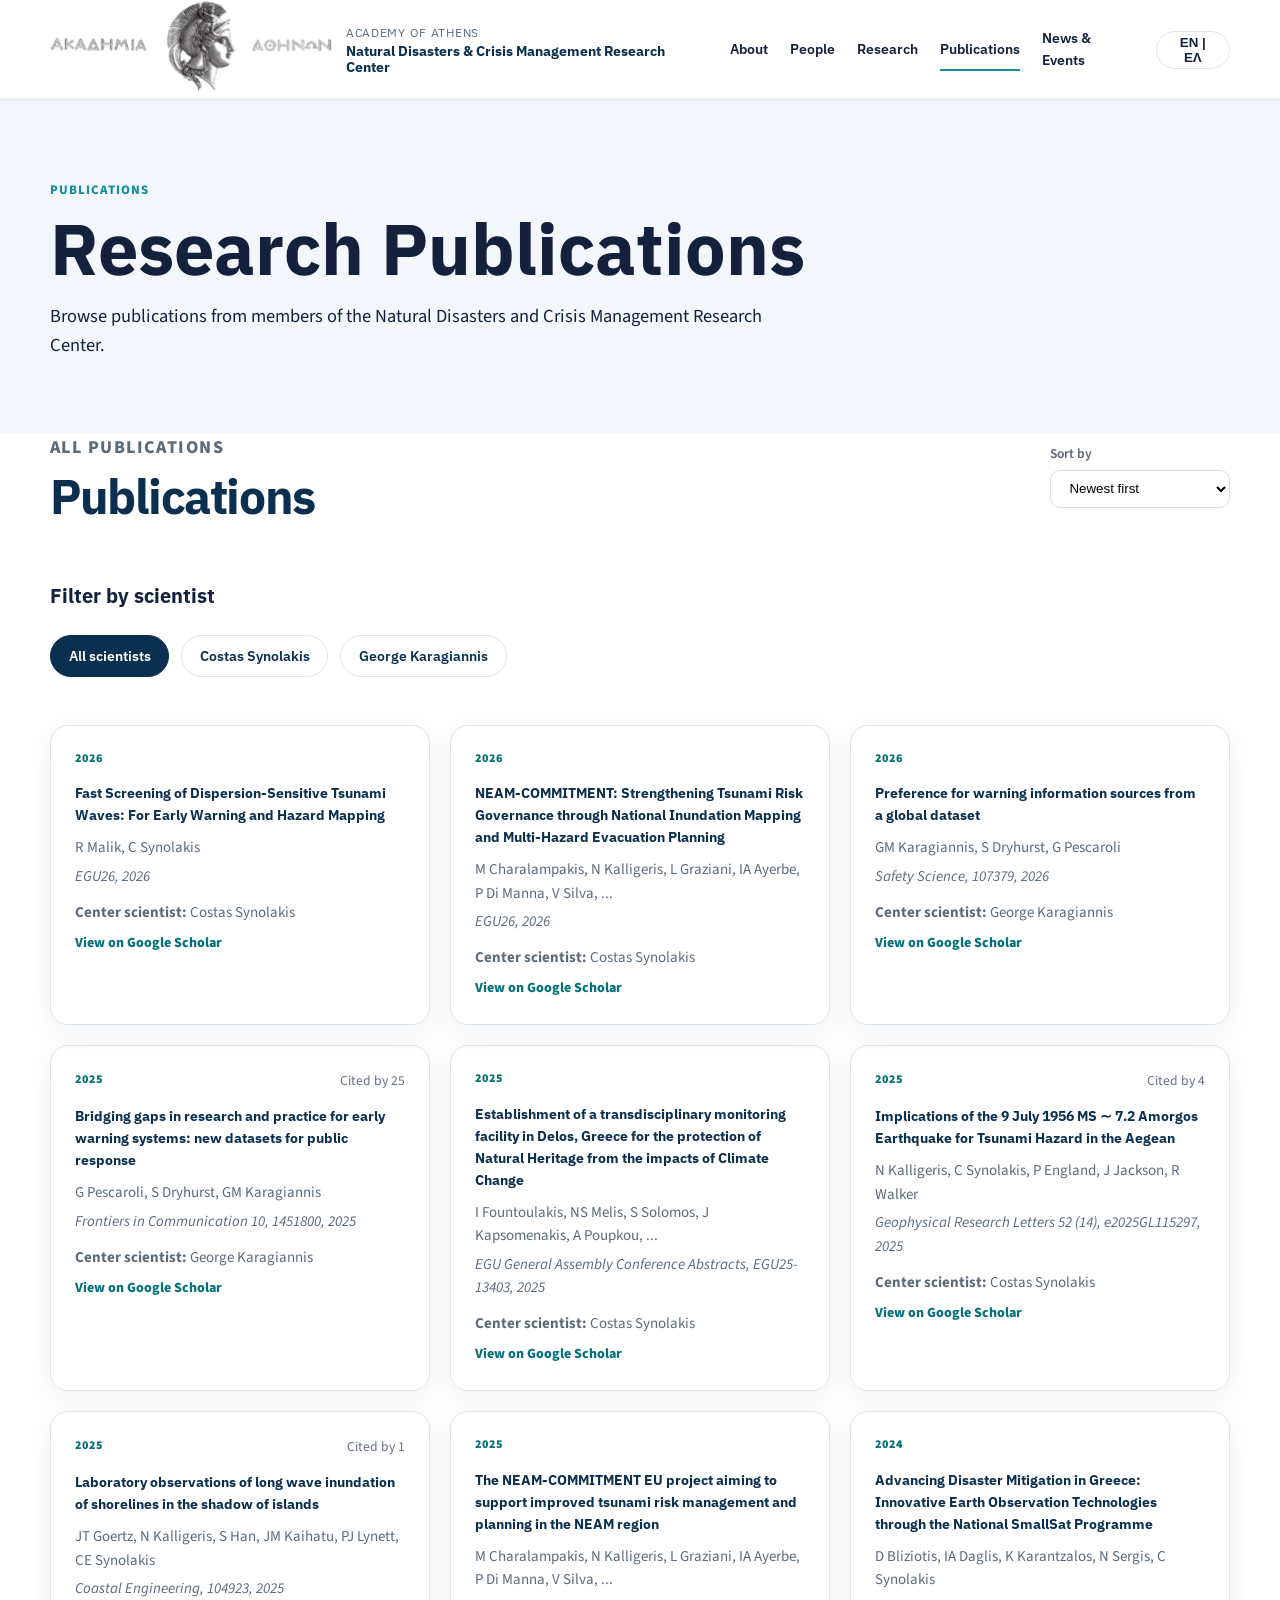
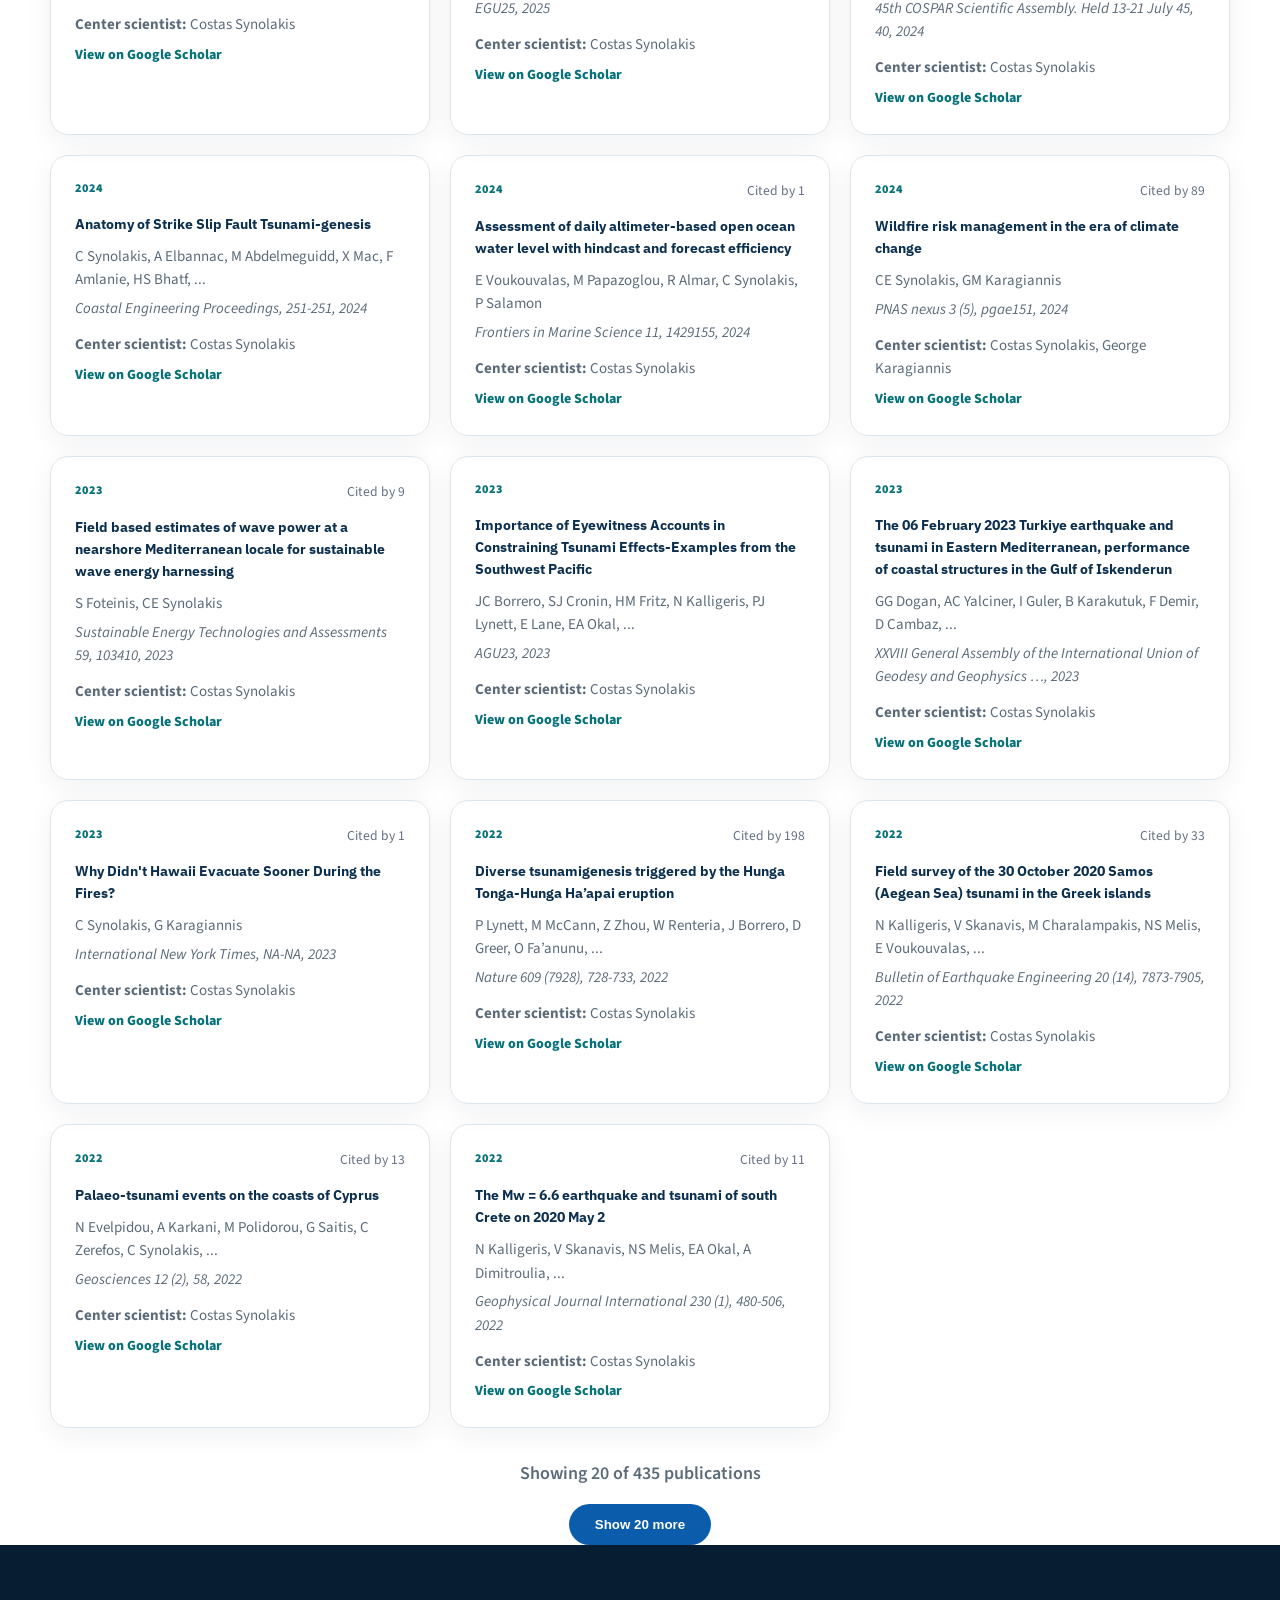
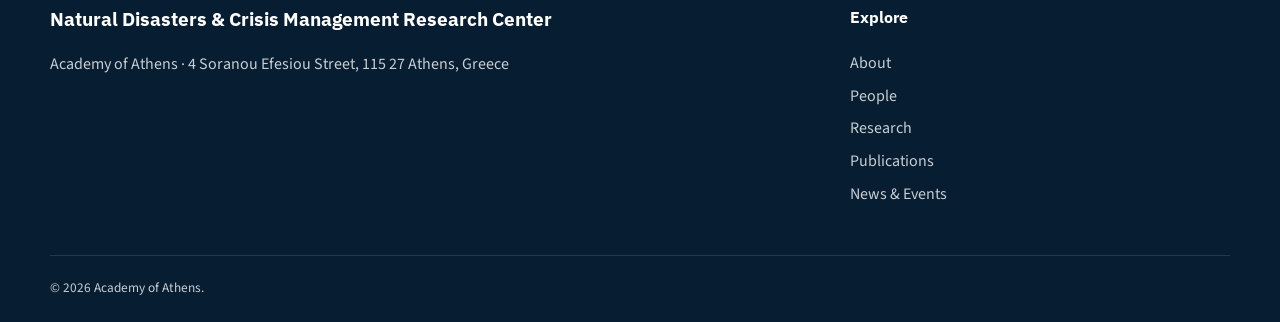
<file: publications.html>
<!DOCTYPE html>
<html lang="en">
<head>
  <meta charset="UTF-8" />

  <meta
    name="viewport"
    content="width=device-width, initial-scale=1.0"
  />
  <link rel="icon" type="image/png" href="favicon.png">

  <title>
    Publications | Natural Disasters & Crisis Management Research Center
  </title>

  <meta
  name="description"
  content="Scientific publications by researchers of the Natural Disasters & Crisis Management Research Center of the Academy of Athens, including research on natural hazards, resilience and crisis management."
/>
  <link rel="canonical" href="https://disasters.academyofathens.gr/publications.html" />
  <link rel="preconnect" href="https://fonts.googleapis.com" />

  <link
    rel="preconnect"
    href="https://fonts.gstatic.com"
    crossorigin
  />

  <link
    href="https://fonts.googleapis.com/css2?family=IBM+Plex+Sans:wght@400;500;600;700&family=Source+Sans+3:wght@400;500;600;700&display=swap"
    rel="stylesheet"
  />

  <link rel="stylesheet" href="styles.css" />
</head>

<body>
  <header class="site-header">
    <div class="container nav-wrap">
      <a
        class="brand"
        href="index.html"
        aria-label="Academy of Athens Research Center homepage"
      >
        <div class="brand-logo">
          <img
            src="images/logo/academy-of-athens-logo.png"
            alt="Academy of Athens"
          />
        </div>

        <div>
          <span
            class="brand-top"
            data-en="Academy of Athens"
            data-el="Ακαδημία Αθηνών"
          >
            Academy of Athens
          </span>

          <span
            class="brand-name"
            data-en="Natural Disasters & Crisis Management Research Center"
            data-el="Κέντρο Έρευνας Φυσικών Καταστροφών & Διαχείρισης Κρίσεων"
          >
            Natural Disasters &<br />
            Crisis Management Research Center
          </span>
        </div>
      </a>

      <nav class="main-nav" aria-label="Main navigation">
        <a
          href="index.html#about"
          data-en="About"
          data-el="Σχετικά"
        >
          About
        </a>

        <a
          href="people.html"
          data-en="People"
          data-el="Άνθρωποι"
        >
          People
        </a>

        <a
          href="index.html#research"
          data-en="Research"
          data-el="Έρευνα"
        >
          Research
        </a>

        <a
          href="publications.html"
          aria-current="page"
          data-en="Publications"
          data-el="Δημοσιεύσεις"
        >
          Publications
        </a>

        <a
          href="news.html"
          data-en="News & Events"
          data-el="Νέα & Εκδηλώσεις"
        >
          News & Events
        </a>
      </nav>

      <div class="nav-actions">

        <button
          class="lang-toggle"
          type="button"
          data-lang="en"
        >
          EN | ΕΛ
        </button>

        <button
          class="menu-btn"
          type="button"
          aria-label="Open menu"
          aria-expanded="false"
        >
          ☰
        </button>
      </div>
    </div>
  </header>

  <main>
    <section class="page-hero publications-page-hero">
      <div class="container">
        <p
          class="section-label"
          data-en="Publications"
          data-el="Δημοσιεύσεις"
        >
          Publications
        </p>

        <h1
          data-en="Research Publications"
          data-el="Επιστημονικές Δημοσιεύσεις"
        >
          Research Publications
        </h1>

        <p
          data-en="Browse publications from members of the Natural Disasters and Crisis Management Research Center."
          data-el="Περιηγηθείτε στις δημοσιεύσεις των μελών του Κέντρου Έρευνας Φυσικών Καταστροφών και Διαχείρισης Κρίσεων."
        >
          Browse publications from members of the Natural Disasters and
          Crisis Management Research Center.
        </p>
      </div>
    </section>

    <section class="section publications-page-section">
      <div class="container">
        <div class="section-head publications-list-head">
          <div>
            <p
              class="section-label"
              data-en="All publications"
              data-el="Όλες οι δημοσιεύσεις"
            >
              All publications
            </p>

            <h2
              data-en="Publications"
              data-el="Δημοσιεύσεις"
            >
              Publications
            </h2>
          </div>

          <div class="publications-toolbar">
            <div class="sort-group">
              <label
                for="sort-publications"
                data-en="Sort by"
                data-el="Ταξινόμηση κατά"
              >
                Sort by
              </label>

              <select id="sort-publications">
                <option
                  value="newest"
                  data-en="Newest first"
                  data-el="Νεότερες πρώτα"
                >
                  Newest first
                </option>

                <option
                  value="oldest"
                  data-en="Oldest first"
                  data-el="Παλαιότερες πρώτα"
                >
                  Oldest first
                </option>
              </select>
            </div>
          </div>
        </div>

        <div class="publications-layout">
          <aside
  class="researcher-filter-panel"
  aria-label="Filter publications by scientist"
>
  <div class="researcher-filter-panel-inner">

    <h3
      data-en="Filter by scientist"
      data-el="Φιλτράρισμα ανά επιστήμονα"
    >
      Filter by scientist
    </h3>

    <div
      class="researcher-filter-options"
      role="group"
      aria-label="Scientists"
    >

      <button
        type="button"
        class="researcher-filter-button is-active"
        data-researcher-filter="all"
        aria-pressed="true"
        data-en="All scientists"
        data-el="Όλοι οι επιστήμονες"
      >
        All scientists
      </button>

      <button
        type="button"
        class="researcher-filter-button"
        data-researcher-filter="Costas Synolakis"
        aria-pressed="false"
        data-en="Costas Synolakis"
        data-el="Κώστας Συνολάκης"
      >
        Costas Synolakis
      </button>

      <button
        type="button"
        class="researcher-filter-button"
        data-researcher-filter="Georgios Marios Karagiannis"
        aria-pressed="false"
        data-en="George Karagiannis"
        data-el="Γιώργος Καραγιάννης"
      >
        George Karagiannis
      </button>

    </div>
  </div>
</aside>
               

          

          <div class="publications-results">
            <div
              class="publication-list publications-full-list"
              data-publications-feed
              data-publications-limit="all"
            >
              <p
                data-en="Loading publications..."
                data-el="Φόρτωση δημοσιεύσεων..."
              >
                Loading publications...
              </p>
            </div>

            <div
              class="publications-load-more"
              data-publications-load-more
            >
              <p
                id="publication-counter"
                class="publication-counter"
                aria-live="polite"
              ></p>

              <button
                id="load-more-publications"
                class="load-more-button"
                type="button"
                data-en="Show 20 more"
                data-el="Εμφάνιση 20 ακόμη"
              >
                Show 20 more
              </button>
            </div>
          </div>
        </div>
      </div>
    </section>
  </main>

  <footer class="site-footer">
  <div class="container footer-grid">
    <div>
      <h3
        data-en="Natural Disasters & Crisis Management Research Center"
        data-el="Κέντρο Έρευνας Φυσικών Καταστροφών & Διαχείρισης Κρίσεων"
      >
        Natural Disasters & Crisis Management Research Center
      </h3>

      <p
        data-en="Academy of Athens · 4 Soranou Efesiou Street, 115 27 Athens, Greece"
        data-el="Ακαδημία Αθηνών · Σωρανού Εφεσίου 4, 115 27 Αθήνα, Ελλάδα"
      >
        Academy of Athens · Athens, Greece
      </p>
    </div>

    <div>
      <h4
        data-en="Explore"
        data-el="Εξερεύνηση"
      >
        Explore
      </h4>

      <a
        href="index.html#about"
        data-en="About"
        data-el="Σχετικά"
      >
        About
      </a>

      <a
        href="people.html"
        data-en="People"
        data-el="Άνθρωποι"
      >
        People
      </a>

      <a
        href="index.html#research"
        data-en="Research"
        data-el="Έρευνα"
      >
        Research
      </a>

      <a
        href="publications.html"
        data-en="Publications"
        data-el="Δημοσιεύσεις"
      >
        Publications
      </a>

      <a
        href="news.html"
        data-en="News & Events"
        data-el="Νέα & Εκδηλώσεις"
      >
        News & Events
      </a>
    </div>
  </div>

  <div class="container footer-bottom">
    <small
      data-en="© 2026 Academy of Athens."
      data-el="© 2026 Ακαδημία Αθηνών."
    >
      © 2026 Academy of Athens.
    </small>
  </div>
</footer>

  <script src="script.js"></script>
  <script src="publications.js"></script>
  
</body>
</html>
</file>
<file: styles.css>
:root {
  --navy: #0b2f4f;
  --deep: #123f66;
  --teal: #118f9a;
  --teal-dark: #08727b;
  --ink: #14213d;
  --muted: #5c6b7a;
  --line: #dce5ec;
  --soft: #f5f8fb;
  --white: #ffffff;
  --shadow: 0 16px 45px rgba(16, 39, 70, 0.12);
  --radius: 18px;
}

* {
  box-sizing: border-box;
}

html {
  scroll-behavior: smooth;
}

body {
  margin: 0;
  font-family: "Source Sans 3", Arial, sans-serif;
  color: var(--ink);
  background: var(--white);
  line-height: 1.55;
}

h1,
h2,
h3,
h4,
.brand-name,
.brand-top,
.btn,
nav {
  font-family: "IBM Plex Sans", Arial, sans-serif;
}

h1,
h2,
h3,
p {
  margin-top: 0;
}

a {
  color: inherit;
  text-decoration: none;
}

img {
  max-width: 100%;
}

.container {
  width: min(1180px, calc(100% - 40px));
  margin: 0 auto;
}

.site-header {
  position: sticky;
  top: 0;
  z-index: 20;
  background: rgba(255, 255, 255, 0.94);
  backdrop-filter: blur(14px);
  border-bottom: 1px solid var(--line);
}

.nav-wrap {
  min-height: 82px;
  display: flex;
  align-items: center;
  justify-content: space-between;
  gap: 24px;
}

.brand {
  display: flex;
  align-items: center;
  gap: 14px;
}

.brand-mark {
  width: 48px;
  height: 48px;
  border: 1px solid var(--navy);
  border-radius: 50%;
  display: grid;
  place-items: center;
  color: var(--navy);
  font-weight: 700;
}

.brand-top {
  display: block;
  font-size: 12px;
  text-transform: uppercase;
  color: var(--muted);
  letter-spacing: 0.06em;
}

.brand-name {
  display: block;
  font-size: 14px;
  font-weight: 700;
  line-height: 1.15;
  color: var(--navy);
}

.main-nav {
  display: flex;
  gap: 22px;
  align-items: center;
  font-size: 14px;
  font-weight: 600;
  color: var(--ink);
}

.main-nav a {
  position: relative;
}

.main-nav a::after {
  content: "";
  position: absolute;
  left: 0;
  bottom: -10px;
  width: 0;
  height: 2px;
  background: var(--teal);
  transition: width 0.2s ease;
}

.main-nav a:hover::after,
.main-nav a[aria-current="page"]::after {
  width: 100%;
}

.nav-actions {
  display: flex;
  align-items: center;
  gap: 10px;
}

.search-btn,
.lang-toggle,
.menu-btn {
  height: 38px;
  padding: 0 13px;
  border: 1px solid var(--line);
  border-radius: 999px;
  background: var(--white);
  color: var(--ink);
  cursor: pointer;
  font-weight: 700;
}

.menu-btn {
  display: none;
}

.hero {
  min-height: 660px;
  position: relative;
  display: flex;
  align-items: center;
  color: var(--white);
  overflow: hidden;
}

.hero-bg {
  position: absolute;
  inset: 0;
  background:
    linear-gradient(135deg, rgba(12, 45, 76, 0.7), rgba(8, 105, 115, 0.25)),
    url("images/homepage-hero-placeholder.jpg");
  background-size: cover;
  background-position: center;
}

.placeholder-img {
  background-color: #d9e5ec;
  background-image:
    linear-gradient(135deg, rgba(11, 47, 79, 0.72), rgba(17, 143, 154, 0.48)),
    repeating-linear-gradient(
      45deg,
      transparent 0 18px,
      rgba(255, 255, 255, 0.16) 18px 20px
    );
}

.hero-overlay {
  position: absolute;
  inset: 0;
  background: linear-gradient(90deg, rgba(5, 23, 43, 0.82), rgba(5, 23, 43, 0.32));
}

.hero-content {
  position: relative;
  max-width: 720px;
  margin-left: calc((100% - min(1180px, calc(100% - 40px))) / 2);
}

.eyebrow,
.section-label {
  color: var(--teal);
  font-weight: 800;
  letter-spacing: 0.08em;
  text-transform: uppercase;
  font-size: 13px;
  margin-bottom: 10px;
}

.hero .eyebrow {
  color: #9de9ed;
}

.hero h1 {
  font-size: clamp(42px, 6vw, 76px);
  line-height: 0.98;
  margin-bottom: 24px;
  letter-spacing: -0.04em;
}

.hero-copy {
  max-width: 590px;
  margin-bottom: 32px;
  color: rgba(255, 255, 255, 0.9);
  font-size: 21px;
}

.hero-actions,
.publication-card div,
.newsletter form {
  display: flex;
  gap: 14px;
  flex-wrap: wrap;
}

.btn {
  min-height: 48px;
  padding: 0 22px;
  border-radius: 999px;
  display: inline-flex;
  align-items: center;
  justify-content: center;
  font-weight: 700;
  transition: transform 0.2s ease, background 0.2s ease;
}

.btn:hover {
  transform: translateY(-2px);
}

.btn-primary {
  background: var(--teal);
  color: var(--white);
}

.btn-primary:hover {
  background: var(--teal-dark);
}

.btn-secondary {
  border: 1px solid rgba(255, 255, 255, 0.6);
  color: var(--white);
}

.focus-strip {
  padding: 28px 0;
  background: var(--navy);
  color: var(--white);
}

.focus-grid {
  display: grid;
  grid-template-columns: repeat(4, 1fr);
  gap: 18px;
}

.focus-grid article {
  display: grid;
  gap: 4px;
  padding-right: 16px;
  border-right: 1px solid rgba(255, 255, 255, 0.18);
}

.focus-grid article:last-child {
  border-right: none;
}

.focus-grid span {
  font-size: 25px;
}

.focus-grid strong {
  font-family: "IBM Plex Sans", Arial, sans-serif;
  font-size: 15px;
}

.focus-grid small {
  color: rgba(255, 255, 255, 0.72);
}


.compact-section {
  padding: 72px 0;
}

.soft-block {
  padding-left: 34px;
  padding-right: 34px;
  border-radius: 28px;
}

.muted {
  background: var(--soft);
}

.two-col {
  display: grid;
  grid-template-columns: 1fr 1fr;
  gap: 48px;
  align-items: start;
}

.section h2 {
  margin-bottom: 18px;
  color: var(--navy);
  font-size: clamp(30px, 4vw, 48px);
  line-height: 1.05;
  letter-spacing: -0.03em;
}

.section p {
  color: var(--muted);
  font-size: 18px;
}

.text-link {
  color: var(--teal-dark);
  font-weight: 800;
}

.stats-card {
  padding: 34px;
  background: var(--white);
  border: 1px solid var(--line);
  border-radius: var(--radius);
  box-shadow: var(--shadow);
}

/* Academy of Athens extreme-event research timeline */

.history-timeline-card {
  display: block;
}

.history-timeline-header {
  margin-bottom: 28px;
  padding-bottom: 20px;
  border-bottom: 1px solid var(--line);
}

.history-timeline-header h3 {
  margin: 0 0 6px;
  color: var(--navy);
  font-family: "IBM Plex Sans", Arial, sans-serif;
  font-size: 20px;
  line-height: 1.3;
}

.history-timeline-header p {
  margin: 0;
  color: var(--teal-dark);
  font-size: 14px;
  font-weight: 700;
}

.history-timeline {
  position: relative;
  display: grid;
  gap: 24px;
  padding-left: 22px;
}

.history-timeline::before {
  content: "";
  position: absolute;
  top: 7px;
  bottom: 7px;
  left: 5px;
  width: 1px;
  background: var(--line);
}

.history-timeline-item {
  position: relative;
}

.history-timeline-marker {
  position: absolute;
  top: 7px;
  left: -22px;
  width: 11px;
  height: 11px;
  background: var(--teal);
  border: 3px solid var(--white);
  border-radius: 50%;
  box-shadow: 0 0 0 1px var(--teal);
}

.history-timeline-item strong {
  display: block;
  margin-bottom: 2px;
  color: var(--navy);
  font-family: "IBM Plex Sans", Arial, sans-serif;
  font-size: 16px;
  font-weight: 700;
}

.history-timeline-item span:not(.history-timeline-marker) {
  display: block;
  color: var(--muted);
  font-size: 16px;
}



.section-head {
  margin-bottom: 32px;
  display: flex;
  align-items: end;
  justify-content: space-between;
  gap: 30px;
}

.section-head.compact {
  margin-bottom: 20px;
}

.card-grid {
  display: grid;
  grid-template-columns: repeat(2, 1fr);
  gap: 22px;
}

.card {
  min-height: 210px;
  padding: 28px;
  background: var(--white);
  border: 1px solid var(--line);
  border-radius: var(--radius);
  transition: transform 0.2s ease, box-shadow 0.2s ease;
}

.card:hover {
  transform: translateY(-4px);
  box-shadow: var(--shadow);
}

.card-icon {
  display: inline-block;
  margin-bottom: 20px;
  font-size: 34px;
}

.card h3,
.publication-card h3,
.event-row h3,
.news-card h3,
.person-card h3,
.featured-news-card h3 {
  margin-bottom: 8px;
  color: var(--navy);
  line-height: 1.18;
}

.card p {
  font-size: 16px;
}

.publication-list {
  display: grid;
  grid-template-columns: repeat(3, 1fr);
  gap: 18px;
}

.publication-card {
  padding: 24px;
  border: 1px solid var(--line);
  border-radius: var(--radius);
  box-shadow: 0 8px 28px rgba(16, 39, 70, 0.06);
}

.pub-type {
  color: var(--teal-dark);
  font-size: 12px;
  font-weight: 900;
  letter-spacing: 0.07em;
  text-transform: uppercase;
}

.publication-card p {
  font-size: 15px;
}

.publication-card a {
  color: var(--teal-dark);
  font-size: 14px;
  font-weight: 800;
}

.publication-card-top {
  display: flex;
  align-items: center;
  justify-content: space-between;
  gap: 1rem;
  margin-bottom: 0.75rem;
}

.publication-card h3 {
  margin: 0 0 0.75rem;
}

.publication-card h3 a {
  color: inherit;
  text-decoration: none;
}

.publication-card h3 a:hover {
  text-decoration: underline;
}

.publication-authors,
.publication-source,
.publication-researchers {
  margin: 0.35rem 0;
}

.publication-authors {
  color: #425466;
}

.publication-source {
  color: #667085;
  font-style: italic;
}

.publication-researchers {
  margin-top: 0.8rem;
}

.publication-citations {
  color: #667085;
  font-size: 0.85rem;
}

.publications-full-list {
  display: grid;
  gap: 1.25rem;
}

.publications-pagination {
  margin-top: 2.5rem;
  display: flex;
  flex-wrap: wrap;
  justify-content: center;
  gap: 0.5rem;
}

.pagination-button {
  min-width: 42px;
  min-height: 42px;
  padding: 0.65rem 0.9rem;
  border: 1px solid #ccd5df;
  border-radius: 6px;
  background: var(--white);
  cursor: pointer;
}

.pagination-button:hover:not(:disabled) {
  border-color: var(--navy);
}

.pagination-button.is-active {
  background: var(--navy);
  color: var(--white);
  border-color: var(--navy);
}

.pagination-button:disabled {
  opacity: 0.45;
  cursor: not-allowed;
}

.empty-state {
  padding: 2rem;
  background: var(--white);
  border: 1px solid var(--line);
  border-radius: 10px;
}

/* People cards on the homepage */

.people-grid {
  display: grid;
  gap: 18px;
}

.people-grid-featured {
  grid-template-columns: repeat(2, minmax(0, 320px));
  gap: 32px;
  justify-content: start;
  align-items: stretch;
  padding: 40px 32px 32px;
}

@media (max-width: 700px) {
  .people-grid-featured {
    grid-template-columns: 1fr;
    max-width: 100%;
  }
}

.person-card {
  display: flex;
  flex-direction: column;
  overflow: hidden;
  background: var(--white);
  border: 1px solid var(--line);
  border-radius: 14px;
  box-shadow: 0 10px 30px rgba(0, 0, 0, 0.05);
  text-align: left;
  transition: transform 0.25s ease, box-shadow 0.25s ease;
  padding: 40px 32px 32px;
}

.person-card:hover {
  transform: translateY(-4px);
  box-shadow: 0 18px 40px rgba(0, 0, 0, 0.08);
}

.person-image-link {
  display: block;
  width: 180px;
  margin: 0 auto 28px;
}

.person-photo {
  margin-top: 10px;
  width: 180px;
  height: 220px;
  object-fit: cover;
  object-position: center top;
  display: block;
  border-radius: 8px;
}

.person-card:hover .person-photo {
  transform: scale(1.04);
}

.person-card-content {
  display: flex;
  flex: 1;
  flex-direction: column;
  padding: 1.25rem;
}

.person-card h3 {
  margin: 0;
  font-size: 1.1rem;
  line-height: 1.35;
}

.person-card h3 a {
  color: #17324d;
}

.person-card h3 a:hover {
  text-decoration: underline;
}

.person-profile-link {
  margin-top: auto;
  padding-top: 1.2rem;
  color: var(--teal-dark);
  font-weight: 700;
}

.person-profile-link:hover {
  text-decoration: underline;
}

/* People page */

.page-hero {
  padding: 5rem 0 3.5rem;
  background: #f3f6fa;
}

.page-hero h1 {
  margin: 0.4rem 0 1rem;
  font-size: clamp(2.5rem, 6vw, 4.5rem);
  line-height: 1.05;
}

.page-hero p:last-child {
  max-width: 760px;
  font-size: 1.15rem;
}

.people-intro {
  padding: 64px 0 40px;
}

.people-intro .section-label {
  margin-bottom: 12px;
}

.people-intro h1 {
  margin: 0 0 20px;
  color: var(--navy);
  font-size: clamp(2.5rem, 6vw, 4.5rem);
  line-height: 1.05;
  letter-spacing: -0.03em;
}

.people-intro-copy {
  max-width: 1000px;
  margin: 0;
  color: var(--muted);
  font-size: 18px;
  line-height: 1.7;
}
/* =========================================================
   AUTHORITIES & STAFF PAGE
   ========================================================= */

.authority-section {
  padding: 68px 0;
  border-top: 1px solid var(--line);
}

.authority-section-muted {
  background: var(--soft);
}


/* Main numbered section heading */

.authority-title-row {
  display: grid;
  grid-template-columns: 44px auto minmax(60px, 1fr);
  gap: 18px;
  align-items: center;
  margin-bottom: 38px;
}



.authority-title-row h2 {
  margin: 0;
  color: var(--navy);
  font-family: "IBM Plex Sans", Arial, sans-serif;
  font-size: clamp(1.7rem, 3vw, 2.35rem);
  font-weight: 700;
  line-height: 1.1;
}

.authority-divider {
  width: 100%;
  height: 1px;
  background: var(--line);
}


/* =========================================================
   SUPERVISOR / ACTING DIRECTOR
   ========================================================= */

.authority-person {
  display: grid;
  grid-template-columns: 175px minmax(0, 1fr);
  gap: 36px;
  align-items: start;
  max-width: 960px;
  margin-left: 62px;
}


/*
 * Fixed portrait dimensions.
 *
 * These rules prevent the original large image files
 * from expanding to the full width of the page.
 */

.authority-person-image {
  width: 175px;
}

.authority-person-image img {
  display: block;
  width: 175px;
  height: 215px;
  object-fit: cover;
  object-position: center top;
  border-radius: 10px;
}


.authority-person-content {
  padding-top: 2px;
}

.authority-person-content h3 {
  margin: 0 0 6px;
  color: var(--navy);
  font-family: "IBM Plex Sans", Arial, sans-serif;
  font-size: 1.45rem;
  font-weight: 700;
  line-height: 1.25;
}

.authority-person-role {
  margin: 0 0 18px !important;
  color: var(--teal-dark) !important;
  font-family: "IBM Plex Sans", Arial, sans-serif;
  font-size: 0.95rem !important;
  font-weight: 700;
}

.authority-person-bio {
  max-width: 720px;
  margin: 0 0 18px;
  color: var(--muted);
  font-size: 1rem;
  line-height: 1.7;
}

.authority-person .text-link {
  display: inline-block;
  margin-top: 2px;
}


/* =========================================================
   SUPERVISING COMMITTEE
   ========================================================= */

.committee-block {
  max-width: 1040px;
  margin-left: 62px;
}

.committee-heading {
  margin: 0 0 16px;
  color: var(--navy);
  font-family: "IBM Plex Sans", Arial, sans-serif;
  font-size: 0.9rem;
  font-weight: 700;
  letter-spacing: 0.045em;
  text-transform: uppercase;
}

.committee-grid {
  display: grid;
  grid-template-columns: repeat(2, minmax(0, 1fr));
  gap: 14px;
}


/*
 * All committee members use the exact same
 * typography and card dimensions.
 */

.committee-card {
  display: flex;
  min-height: 84px;
  padding: 18px 20px;
  flex-direction: column;
  justify-content: center;
  gap: 5px;

  background: var(--white);
  border: 1px solid var(--line);
  border-radius: 10px;

  transition:
    border-color 0.2s ease,
    transform 0.2s ease,
    box-shadow 0.2s ease;
}

.committee-card:hover {
  transform: translateY(-2px);
  border-color: var(--teal);
  box-shadow: 0 8px 24px rgba(16, 39, 70, 0.08);
}

.committee-name {
  color: var(--navy);
  font-family: "IBM Plex Sans", Arial, sans-serif;
  font-size: 1rem;
  font-weight: 700;
  line-height: 1.3;
}

.committee-role {
  color: var(--muted);
  font-family: "Source Sans 3", Arial, sans-serif;
  font-size: 0.88rem;
  font-weight: 500;
  line-height: 1.3;
}


/* Alternate member */

.committee-alternate {
  width: min(100%, 500px);
  margin-top: 34px;
}

.committee-card-alternate {
  border-left: 3px solid var(--teal);
}


/* =========================================================
   TABLET
   ========================================================= */

@media (max-width: 768px) {

  .authority-section {
    padding: 54px 0;
  }

  .authority-title-row {
    grid-template-columns: 36px auto minmax(30px, 1fr);
    gap: 12px;
    margin-bottom: 30px;
  }

  .authority-title-row h2 {
    font-size: 1.65rem;
  }

  .authority-person {
    grid-template-columns: 150px minmax(0, 1fr);
    gap: 26px;
    margin-left: 0;
  }

  .authority-person-image,
  .authority-person-image img {
    width: 150px;
  }

  .authority-person-image img {
    height: 185px;
  }

  .committee-block {
    margin-left: 0;
  }

}


/* =========================================================
   MOBILE
   ========================================================= */

@media (max-width: 600px) {

  .authority-title-row {
    grid-template-columns: auto 1fr;
    gap: 10px 14px;
  }

  .authority-divider {
    grid-column: 1 / -1;
  }

  .authority-person {
    grid-template-columns: 1fr;
    gap: 20px;
  }

  .authority-person-image,
  .authority-person-image img {
    width: 145px;
  }

  .authority-person-image img {
    height: 180px;
  }

  .committee-grid {
    grid-template-columns: 1fr;
  }

  .committee-card {
    min-height: 76px;
  }

}

/* Homepage news rail */

.homepage-shell {
  display: grid;
  grid-template-columns: minmax(0, 1fr) 360px;
  gap: 42px;
  align-items: start;
}

.homepage-main {
  min-width: 0;
}

.news-rail {
  position: sticky;
  top: 110px;
  padding: 72px 0;
}

.news-rail-inner {
  padding: 24px;
  background: var(--white);
  border: 1px solid var(--line);
  border-radius: 26px;
  box-shadow: var(--shadow);
}

.news-rail-head {
  align-items: start;
}

.news-rail-head h2 {
  font-size: 30px;
}

.news-feed-card {
  padding: 20px 0;
  border-bottom: 1px solid var(--line);
}

.news-feed-card:first-child {
  padding-top: 0;
}

.news-feed-card:last-child {
  padding-bottom: 0;
  border-bottom: 0;
}

.news-feed-card h3 {
  margin: 0 0 10px;
  color: var(--navy);
  line-height: 1.25;
}

.news-feed-card > p {
  color: var(--muted);
  font-size: 15px;
}

.news-meta {
  margin-bottom: 8px;
  color: var(--teal-dark) !important;
  font-size: 12px !important;
  font-weight: 800;
  letter-spacing: 0.04em;
  text-transform: uppercase;
}

.news-feed-card a {
  color: var(--teal-dark);
  font-weight: 800;
}


.site-footer {
  padding: 60px 0 24px;
  background: #061d32;
  color: rgba(255, 255, 255, 0.78);
}

.footer-grid {
  display: grid;
  grid-template-columns: 2fr 1fr;
  gap: 40px;
}

.site-footer h3,
.site-footer h4 {
  margin-top: 0;
  color: var(--white);
}

.site-footer a {
  display: block;
  margin: 8px 0;
}

.footer-bottom {
  margin-top: 40px;
  padding-top: 22px;
  display: flex;
  justify-content: space-between;
  gap: 20px;
  border-top: 1px solid rgba(255, 255, 255, 0.12);
}

.sr-only {
  position: absolute;
  left: -9999px;
}

@media (max-width: 1100px) {
  .homepage-shell {
    grid-template-columns: 1fr;
  } 


  .news-rail {
    position: static;
    order: -1;
    padding: 0 0 20px;
  }
}

  @media (max-width: 980px) {
  .nav-wrap {
    position: relative;
  }

  .main-nav {
    display: none;
    position: absolute;
    top: calc(100% + 1px);
    left: 0;
    right: 0;
    z-index: 50;

    flex-direction: column;
    align-items: stretch;
    gap: 0;

    padding: 12px 20px 18px;
    background: var(--white);
    border-bottom: 1px solid var(--line);
    box-shadow: 0 14px 30px rgba(16, 39, 70, 0.12);
  }

  .main-nav.is-open {
    display: flex;
  }

  .main-nav a {
    display: block;
    padding: 13px 4px;
    border-bottom: 1px solid var(--line);
  }

  .main-nav a:last-child {
    border-bottom: none;
  }

  .main-nav a::after {
    display: none;
  }

  .menu-btn {
    display: inline-flex;
    align-items: center;
    justify-content: center;
  }

  .nav-actions {
    display: flex;
    align-items: center;
    gap: 8px;
    flex-shrink: 0;
  }

  .lang-toggle {
    width: auto;
    min-width: 78px;
    padding: 0 12px;
    font-size: 0.85rem;
    line-height: 1;
    white-space: nowrap;
    flex-shrink: 0;
  }

  .hero-content {
    margin-left: auto;
  }

  .focus-grid,
  .publication-list,
  .contracts-grid {
    grid-template-columns: repeat(2, 1fr);
  }

  .two-col,
  .footer-grid {
    grid-template-columns: 1fr;
  }

  .newsletter-inner {
    align-items: flex-start;
    flex-direction: column;
  }
}

@media (max-width: 640px) {
  .container {
    width: min(100% - 28px, 1180px);
  }

  .hero {
    min-height: 620px;
  }
  .lang-toggle {
    min-width: 72px;
    padding: 0 10px;
    font-size: 0.78rem;
    white-space: nowrap;
  }
  .focus-grid,
  .card-grid,
  .publication-list,
  .contracts-grid {
    grid-template-columns: 1fr;
  }

  .stats-card {
    grid-template-columns: 1fr;
  }

  .soft-block {
    padding-left: 20px;
    padding-right: 20px;
    border-radius: 20px;
  }

  .section-head {
    align-items: flex-start;
    flex-direction: column;
    gap: 10px;
  }

  .footer-bottom {
    flex-direction: column;
  }
}

.publications-toolbar{
    display:flex;
    justify-content:flex-end;
    gap:1rem;
    align-items:flex-end;
    flex-wrap:wrap;
    margin-bottom:2rem;
}
/* Academician filter */

/* Academician filter panel */

.researcher-filter-panel {
  margin-top: 2.5rem;
  margin-bottom: 3rem;
}

.researcher-filter-panel-inner h3 {
  margin: 0 0 1.5rem;
  color: var(--ink);
  font-size: 1.25rem;
}

.researcher-filter-options {
  display: flex;
  flex-wrap: wrap;
  gap: 0.75rem;
  margin-bottom: 2.5rem;
}

.researcher-filter-button {
  padding: 0.7rem 1.1rem;
  border: 1px solid var(--line);
  border-radius: 999px;
  background: var(--white);
  color: var(--navy);
  font-family: "IBM Plex Sans", Arial, sans-serif;
  font-size: 0.9rem;
  font-weight: 600;
  line-height: 1.2;
  cursor: pointer;

  transition:
    background 0.2s ease,
    color 0.2s ease,
    border-color 0.2s ease,
    transform 0.2s ease;
}

.researcher-filter-button:hover {
  border-color: var(--teal);
  color: var(--teal-dark);
  transform: translateY(-1px);
}

.researcher-filter-button.is-active {
  background: var(--navy);
  border-color: var(--navy);
  color: var(--white);
}
.sort-group{
    display:flex;
    flex-direction:column;
    gap:.35rem;
}

.sort-group label{
    font-size:.85rem;
    font-weight:600;
    color:#5b6470;
}

.sort-group select{
    padding:.6rem .9rem;
    border:1px solid #d8dde6;
    border-radius:10px;
    background:#fff;
    min-width:180px;
}

.publications-load-more{
    margin-top:2rem;
    text-align:center;
}

.publication-counter{
    margin-bottom:1rem;
    color:#5b6470;
    font-weight:600;
}

.load-more-button{
    padding:.8rem 1.6rem;
    border:none;
    border-radius:999px;
    background:#0b5cab;
    color:#fff;
    cursor:pointer;
    font-weight:600;
}

.load-more-button:hover{
    opacity:.9;
}
</file>
<file: ndcm-homepage/styles.css>
:root {
  --navy: #0b2f4f;
  --deep: #123f66;
  --teal: #118f9a;
  --teal-dark: #08727b;
  --ink: #14213d;
  --muted: #5c6b7a;
  --line: #dce5ec;
  --soft: #f5f8fb;
  --white: #ffffff;
  --shadow: 0 16px 45px rgba(16, 39, 70, 0.12);
  --radius: 18px;
}

* { box-sizing: border-box; }
html { scroll-behavior: smooth; }
body {
  margin: 0;
  font-family: "Source Sans 3", Arial, sans-serif;
  color: var(--ink);
  background: var(--white);
  line-height: 1.55;
}

h1, h2, h3, h4, .brand-name, .brand-top, .btn, nav { font-family: "IBM Plex Sans", Arial, sans-serif; }
h1, h2, h3, p { margin-top: 0; }
a { color: inherit; text-decoration: none; }
.container { width: min(1180px, calc(100% - 40px)); margin: 0 auto; }

.site-header { position: sticky; top: 0; z-index: 20; background: rgba(255,255,255,0.94); backdrop-filter: blur(14px); border-bottom: 1px solid var(--line); }
.nav-wrap { min-height: 82px; display: flex; align-items: center; justify-content: space-between; gap: 24px; }
.brand { display: flex; align-items: center; gap: 14px; }
.brand-mark { width: 48px; height: 48px; border: 1px solid var(--navy); border-radius: 50%; display: grid; place-items: center; color: var(--navy); font-weight: 700; }
.brand-top { display: block; font-size: 12px; text-transform: uppercase; color: var(--muted); letter-spacing: .06em; }
.brand-name { display: block; font-size: 14px; font-weight: 700; line-height: 1.15; color: var(--navy); }
.main-nav { display: flex; gap: 22px; align-items: center; font-size: 14px; font-weight: 600; color: var(--ink); }
.main-nav a { position: relative; }
.main-nav a::after { content: ""; position: absolute; left: 0; bottom: -10px; width: 0; height: 2px; background: var(--teal); transition: width .2s ease; }
.main-nav a:hover::after { width: 100%; }
.nav-actions { display: flex; align-items: center; gap: 10px; }
.search-btn, .lang-toggle, .menu-btn { border: 1px solid var(--line); background: var(--white); color: var(--ink); border-radius: 999px; height: 38px; padding: 0 13px; cursor: pointer; font-weight: 700; }
.menu-btn { display: none; }

.hero { min-height: 660px; position: relative; display: flex; align-items: center; color: var(--white); overflow: hidden; }
.hero-bg { position: absolute; inset: 0; background: linear-gradient(135deg, rgba(12,45,76,.7), rgba(8,105,115,.25)), url("images/homepage-hero-placeholder.jpg"); background-size: cover; background-position: center; }
.placeholder-img { background-color: #d9e5ec; background-image: linear-gradient(135deg, rgba(11,47,79,.72), rgba(17,143,154,.48)), repeating-linear-gradient(45deg, transparent 0 18px, rgba(255,255,255,.16) 18px 20px); }
.hero-overlay { position: absolute; inset: 0; background: linear-gradient(90deg, rgba(5,23,43,.82), rgba(5,23,43,.32)); }
.hero-content { position: relative; max-width: 720px; margin-left: calc((100% - min(1180px, calc(100% - 40px))) / 2); }
.eyebrow, .section-label { color: var(--teal); font-weight: 800; letter-spacing: .08em; text-transform: uppercase; font-size: 13px; margin-bottom: 10px; }
.hero .eyebrow { color: #9de9ed; }
.hero h1 { font-size: clamp(42px, 6vw, 76px); line-height: .98; margin-bottom: 24px; letter-spacing: -0.04em; }
.hero-copy { font-size: 21px; max-width: 590px; color: rgba(255,255,255,.9); margin-bottom: 32px; }
.hero-actions, .publication-card div, .newsletter form { display: flex; gap: 14px; flex-wrap: wrap; }
.btn { display: inline-flex; align-items: center; justify-content: center; min-height: 48px; padding: 0 22px; border-radius: 999px; font-weight: 700; transition: transform .2s ease, background .2s ease; }
.btn:hover { transform: translateY(-2px); }
.btn-primary { background: var(--teal); color: var(--white); }
.btn-primary:hover { background: var(--teal-dark); }
.btn-secondary { border: 1px solid rgba(255,255,255,.6); color: var(--white); }

.focus-strip { background: var(--navy); color: var(--white); padding: 28px 0; }
.focus-grid { display: grid; grid-template-columns: repeat(5, 1fr); gap: 18px; }
.focus-grid article { display: grid; gap: 4px; border-right: 1px solid rgba(255,255,255,.18); padding-right: 16px; }
.focus-grid article:last-child { border-right: none; }
.focus-grid span { font-size: 25px; }
.focus-grid strong { font-family: "IBM Plex Sans"; font-size: 15px; }
.focus-grid small { color: rgba(255,255,255,.72); }

.section { padding: 88px 0; }
.compact-section { padding: 72px 0; }
.soft-block { border-radius: 28px; padding-left: 34px; padding-right: 34px; }
.muted { background: var(--soft); }
.two-col { display: grid; grid-template-columns: 1fr 1fr; gap: 48px; align-items: start; }
.section h2 { font-size: clamp(30px, 4vw, 48px); line-height: 1.05; letter-spacing: -0.03em; margin-bottom: 18px; color: var(--navy); }
.section p { color: var(--muted); font-size: 18px; }
.text-link { color: var(--teal-dark); font-weight: 800; }
.stats-card { background: var(--white); border: 1px solid var(--line); border-radius: var(--radius); box-shadow: var(--shadow); padding: 34px; display: grid; grid-template-columns: repeat(2, 1fr); gap: 26px; }
.stats-card strong { display: block; font-size: 36px; color: var(--navy); font-family: "IBM Plex Sans"; }
.stats-card span { color: var(--muted); }
.section-head { display: flex; align-items: end; justify-content: space-between; gap: 30px; margin-bottom: 32px; }
.section-head.compact { margin-bottom: 20px; }
.card-grid { display: grid; grid-template-columns: repeat(2, 1fr); gap: 22px; }
.card { background: var(--white); border: 1px solid var(--line); border-radius: var(--radius); padding: 28px; min-height: 210px; transition: transform .2s ease, box-shadow .2s ease; }
.card:hover { transform: translateY(-4px); box-shadow: var(--shadow); }
.card-icon { font-size: 34px; display: inline-block; margin-bottom: 20px; }
.card h3, .publication-card h3, .event-row h3, .news-card h3, .person-card h3, .featured-news-card h3 { color: var(--navy); margin-bottom: 8px; line-height: 1.18; }
.card p { font-size: 16px; }
.publication-list { display: grid; grid-template-columns: repeat(3, 1fr); gap: 18px; }
.publication-card { border: 1px solid var(--line); border-radius: var(--radius); padding: 24px; box-shadow: 0 8px 28px rgba(16,39,70,.06); }
.pub-type { color: var(--teal-dark); font-size: 12px; text-transform: uppercase; font-weight: 900; letter-spacing: .07em; }
.publication-card p { font-size: 15px; }
.publication-card a { color: var(--teal-dark); font-weight: 800; font-size: 14px; }
.people-grid { display: grid; grid-template-columns: repeat(4, 1fr); gap: 18px; }
.person-card { background: var(--white); border: 1px solid var(--line); border-radius: var(--radius); padding: 16px; text-align: center; }
.person-photo { height: 150px; border-radius: 14px; display: grid; place-items: center; color: var(--muted); margin-bottom: 16px; font-weight: 700; }
.placeholder-photo { background: linear-gradient(135deg, #e4edf3, #f8fafc); border: 1px dashed #b8c9d6; }
.person-card h3 { font-size: 17px; }
.person-card p { font-size: 14px; margin-bottom: 0; }

/* Homepage layout with prominent right-hand news rail */
.homepage-shell { display: grid; grid-template-columns: minmax(0, 1fr) 360px; gap: 42px; align-items: start; }
.homepage-main { min-width: 0; }
.news-rail { position: sticky; top: 110px; padding: 72px 0; }
.news-rail-inner { background: var(--white); border: 1px solid var(--line); border-radius: 26px; box-shadow: var(--shadow); padding: 24px; }
.news-rail-head { align-items: start; }
.news-rail-head h2 { font-size: 30px; }
.featured-news-card { margin-bottom: 22px; padding-bottom: 22px; border-bottom: 1px solid var(--line); }
.featured-news-image { height: 180px; border-radius: 18px; margin-bottom: 18px; }
.featured-news-card p { color: var(--muted); font-size: 16px; }
.event-list { display: grid; gap: 8px; }
.event-row { display: grid; grid-template-columns: 76px 1fr; gap: 16px; padding: 16px 0; border-bottom: 1px solid var(--line); }
.event-row:last-child { border-bottom: 0; }
.event-row time { border: 1px solid var(--line); border-radius: 14px; height: 76px; display: grid; place-items: center; color: var(--teal-dark); text-transform: uppercase; font-weight: 800; }
.event-row time strong { display: block; font-size: 28px; line-height: 1; color: var(--navy); }
.compact-event { grid-template-columns: 62px 1fr; gap: 14px; }
.compact-event time { height: 62px; font-size: 12px; }
.compact-event time strong { font-size: 23px; }
.compact-event h3 { font-size: 16px; }
.compact-event p { font-size: 14px; margin-bottom: 0; }

.contracts-section { background: var(--white); }
.contracts-grid { grid-template-columns: repeat(3, 1fr); }
.newsletter { background: var(--navy); color: var(--white); padding: 56px 0; }
.newsletter-inner { display: flex; justify-content: space-between; align-items: center; gap: 32px; }
.newsletter h2 { margin: 0; font-size: 34px; }
.section-label.light { color: #9de9ed; }
.newsletter input { width: min(420px, 100%); min-height: 48px; border: 0; border-radius: 999px; padding: 0 18px; }
.site-footer { background: #061d32; color: rgba(255,255,255,.78); padding: 60px 0 24px; }
.footer-grid { display: grid; grid-template-columns: 2fr 1fr 1fr; gap: 40px; }
.site-footer h3, .site-footer h4 { color: var(--white); margin-top: 0; }
.site-footer a { display: block; margin: 8px 0; }
.footer-bottom { border-top: 1px solid rgba(255,255,255,.12); padding-top: 22px; margin-top: 40px; display: flex; justify-content: space-between; gap: 20px; }
.sr-only { position: absolute; left: -9999px; }

@media (max-width: 1100px) {
  .homepage-shell { grid-template-columns: 1fr; }
  .news-rail { position: static; padding: 0 0 72px; order: -1; }
  .news-rail-inner { display: block; }
}
@media (max-width: 980px) {
  .main-nav { display: none; }
  .menu-btn { display: inline-flex; align-items: center; }
  .hero-content { margin-left: auto; }
  .focus-grid, .publication-list, .people-grid, .contracts-grid { grid-template-columns: repeat(2, 1fr); }
  .two-col, .footer-grid { grid-template-columns: 1fr; }
  .newsletter-inner { align-items: flex-start; flex-direction: column; }
}
@media (max-width: 640px) {
  .container { width: min(100% - 28px, 1180px); }
  .hero { min-height: 620px; }
  .focus-grid, .card-grid, .publication-list, .people-grid, .contracts-grid { grid-template-columns: 1fr; }
  .stats-card { grid-template-columns: 1fr; }
  .soft-block { padding-left: 20px; padding-right: 20px; border-radius: 20px; }
}
</file>
